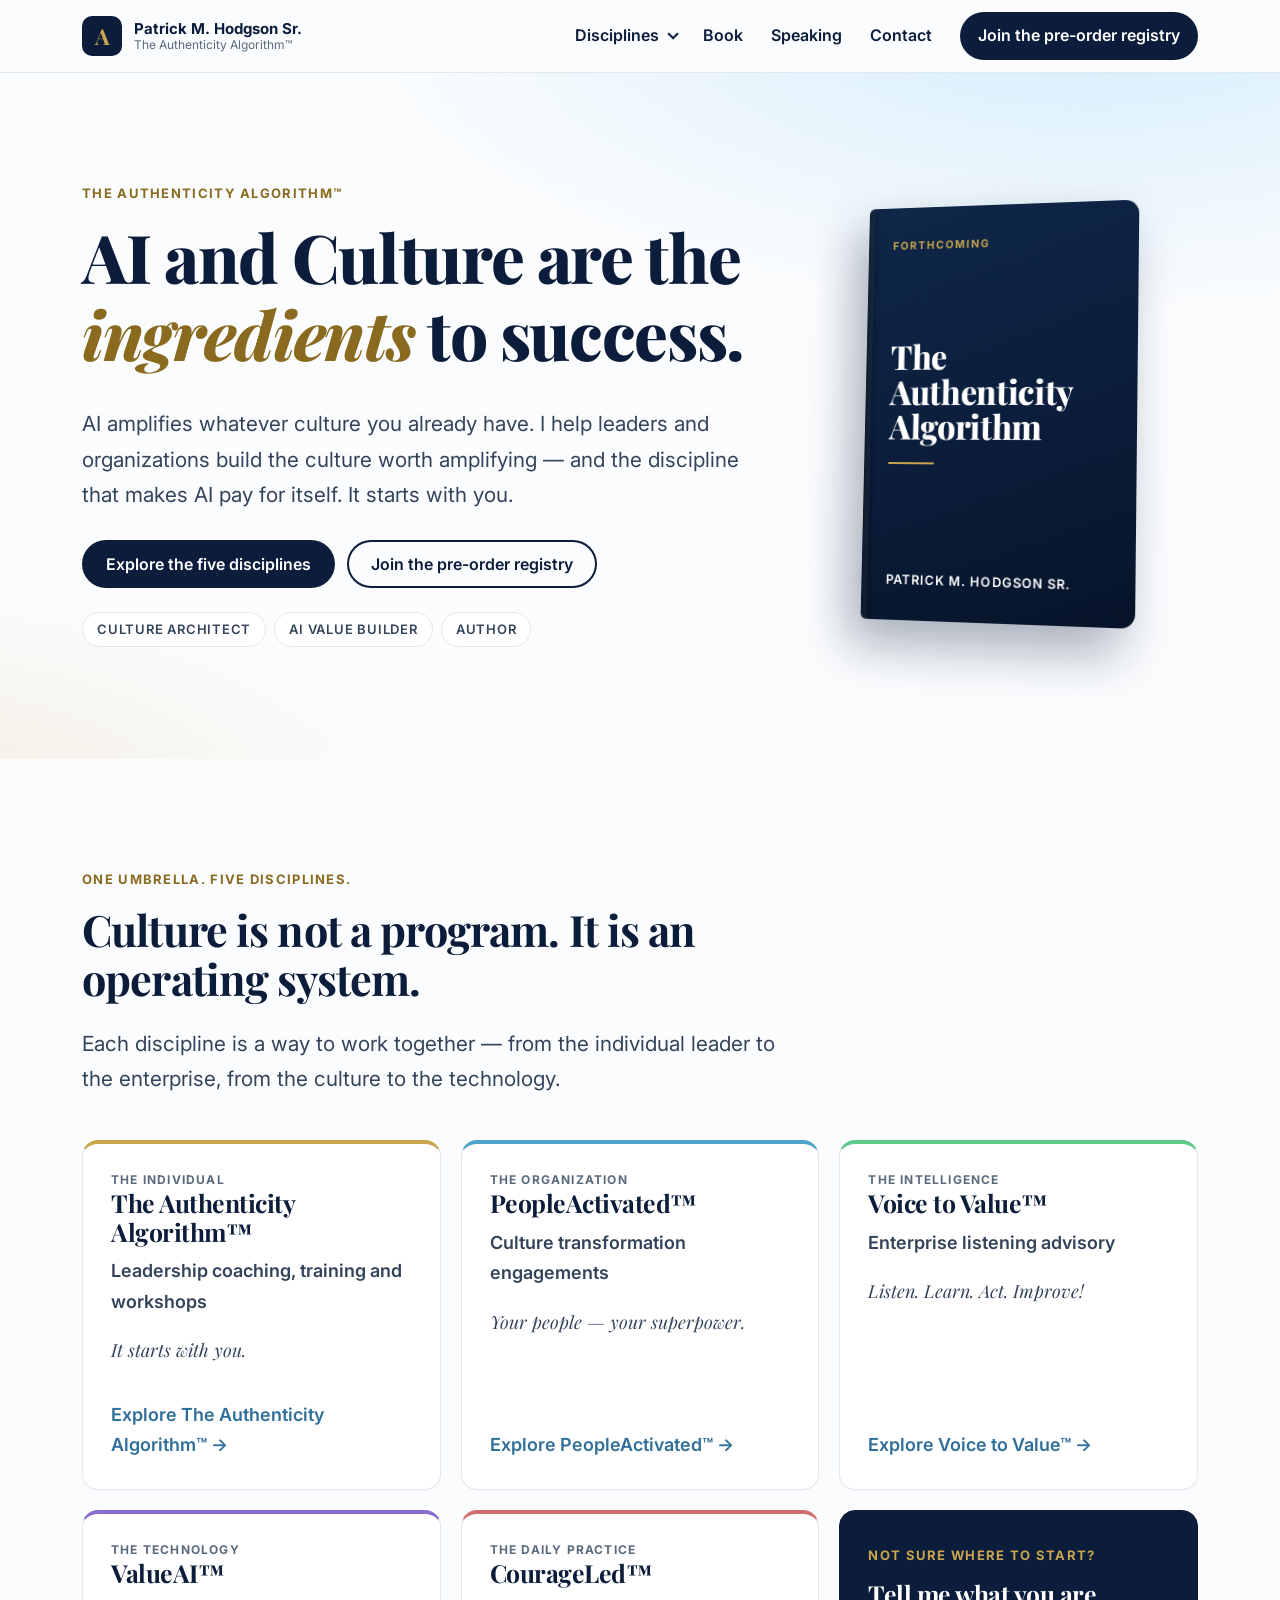
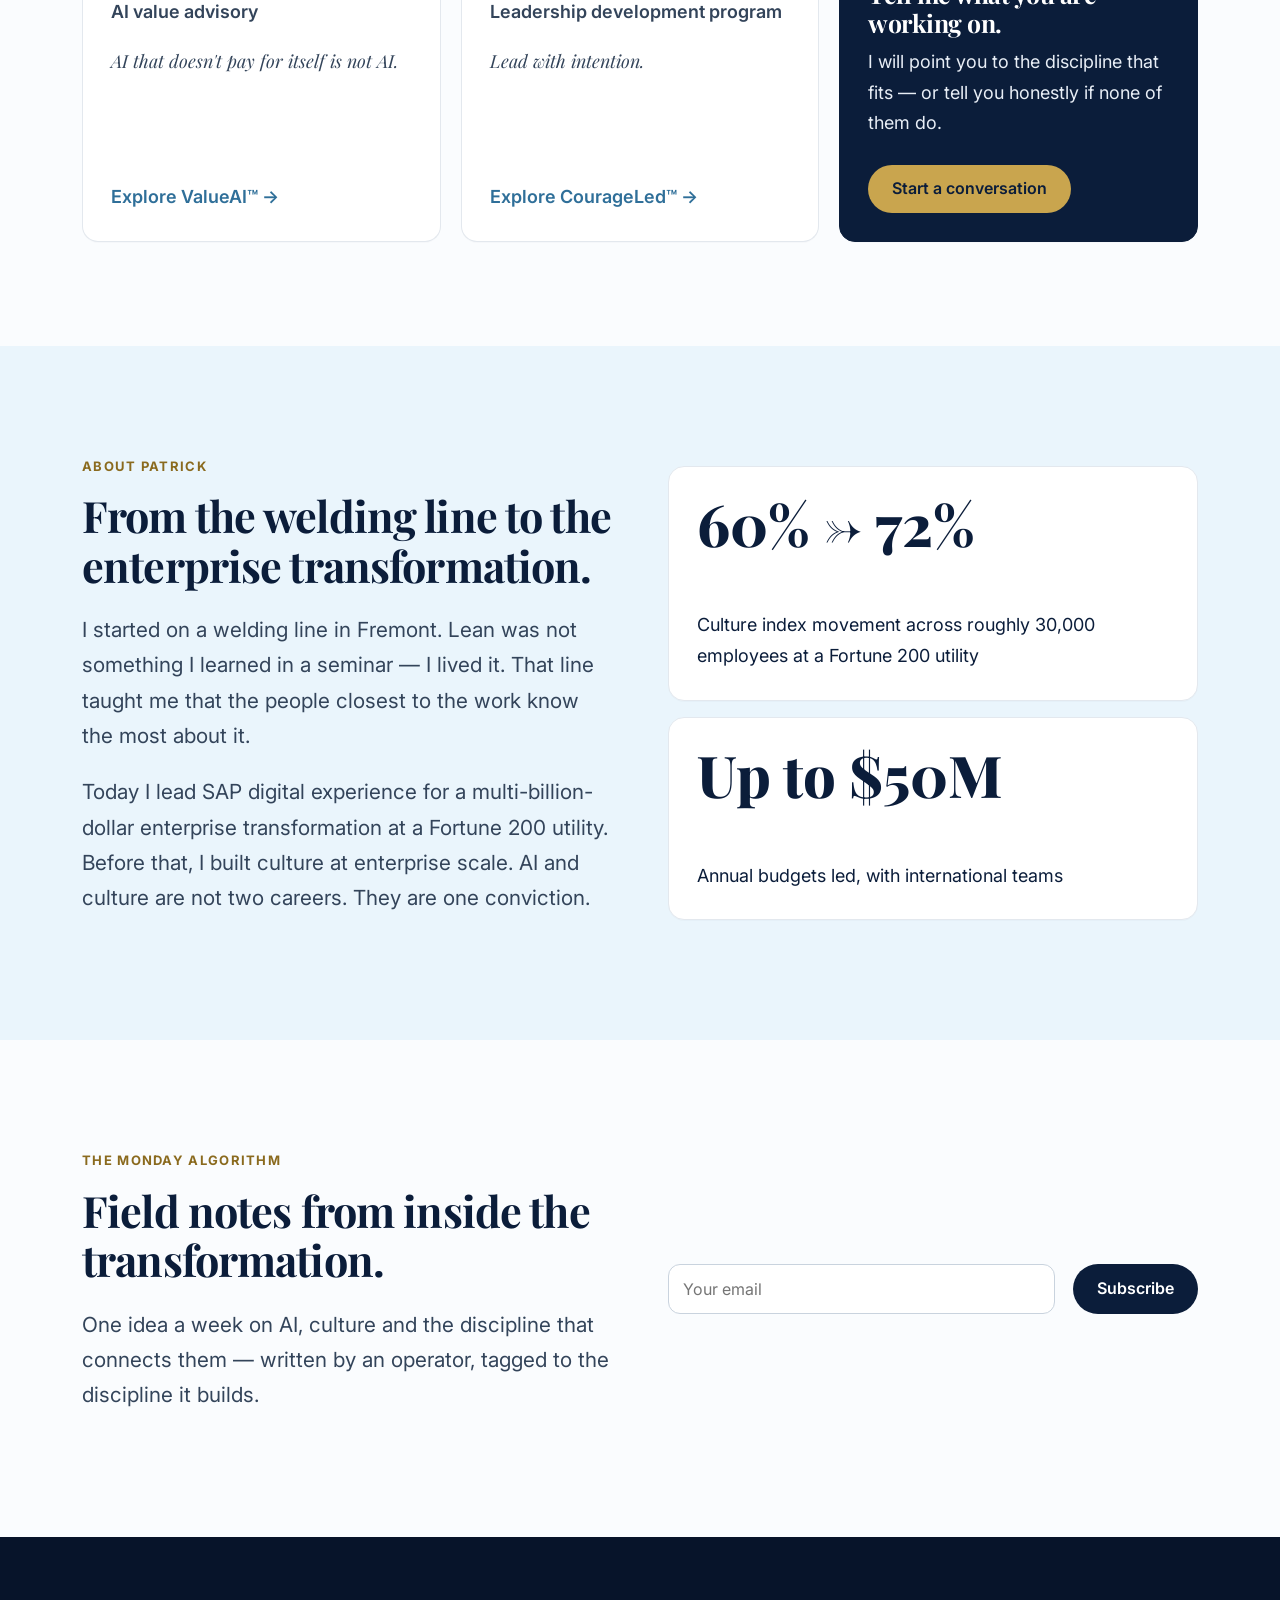
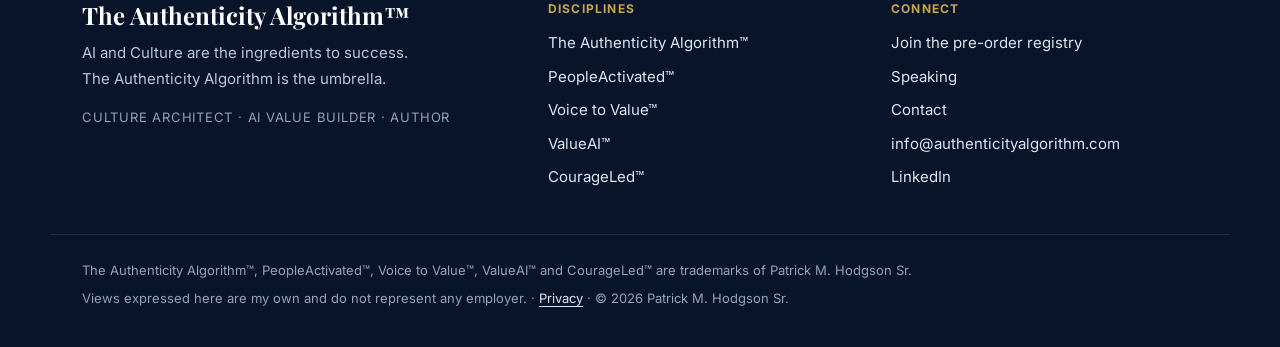
<file: index.html>
<!DOCTYPE html>
<html lang="en">
<head>
  <meta charset="UTF-8">
  <meta name="viewport" content="width=device-width, initial-scale=1.0">
  <title>The Authenticity Algorithm™ | Patrick M. Hodgson Sr.</title>
  <meta name="description" content="AI and Culture are the ingredients to success. The Authenticity Algorithm is the umbrella — five disciplines, one book, and a leader&#39;s operating system for the AI era.">
  <link rel="canonical" href="https://authenticityalgorithm.com/">
  
  <meta property="og:title" content="The Authenticity Algorithm">
  <meta property="og:description" content="AI and Culture are the ingredients to success. The Authenticity Algorithm is the umbrella — five disciplines, one book, and a leader&#39;s operating system for the AI era.">
  <meta property="og:url" content="https://authenticityalgorithm.com/">
  <meta property="og:type" content="website">
  <meta name="twitter:card" content="summary">
  <link rel="preconnect" href="https://fonts.googleapis.com">
  <link rel="preconnect" href="https://fonts.gstatic.com" crossorigin>
  <link href="https://fonts.googleapis.com/css2?family=Inter:wght@400;500;600;700&family=Playfair+Display:ital,wght@0,700;0,800;1,700&display=swap" rel="stylesheet">
  <link rel="stylesheet" href="/assets/site.css">
  <link rel="icon" href="data:image/svg+xml,<svg xmlns='http://www.w3.org/2000/svg' viewBox='0 0 64 64'><rect width='64' height='64' rx='14' fill='%230B1D3A'/><text x='32' y='43' font-family='Georgia,serif' font-size='30' font-weight='700' text-anchor='middle' fill='%23C9A54E'>A</text></svg>">
  <script type="application/ld+json">
  {"@context":"https://schema.org","@type":"Person","name":"Patrick M. Hodgson Sr.","jobTitle":"Director, SAP Digital Experience","description":"AI and Culture are the ingredients to success. Author of The Authenticity Algorithm.","url":"https://authenticityalgorithm.com","sameAs":["https://linkedin.com/in/phodgson"],"knowsAbout":["AI transformation","Culture transformation","Enterprise listening","Leadership development"]}
  </script>
</head>
<body class="">
  <a class="skip-link" href="#main">Skip to content</a>

  

  <header class="site-header">
    <nav class="nav container" aria-label="Primary">
      <a class="brand" href="/">
        <span class="brand-mark" aria-hidden="true">A</span>
        <span class="brand-text"><span class="brand-name">Patrick M. Hodgson Sr.</span><span class="brand-sub">The Authenticity Algorithm™</span></span>
      </a>
      <button class="nav-toggle" aria-expanded="false" aria-controls="nav-menu">
        <span class="sr-only">Menu</span><span class="nav-toggle-bar" aria-hidden="true"></span>
      </button>
      <ul class="nav-menu" id="nav-menu">
        <li class="has-sub">
          <details class="nav-details">
            <summary>Disciplines</summary>
            <ul class="sub-menu">
              <li><a href="/disciplines/"><strong>Overview</strong><span>All five disciplines</span></a></li>
              
              <li><a href="/disciplines/the-authenticity-algorithm/" style="--dot: #C9A54E"><strong>The Authenticity Algorithm™</strong><span>Leadership coaching, training and workshops</span></a></li>
              
              <li><a href="/disciplines/peopleactivated/" style="--dot: #4EA5C9"><strong>PeopleActivated™</strong><span>Culture transformation engagements</span></a></li>
              
              <li><a href="/disciplines/voice-to-value/" style="--dot: #5EC989"><strong>Voice to Value™</strong><span>Enterprise listening advisory</span></a></li>
              
              <li><a href="/disciplines/valueai/" style="--dot: #8A6ECF"><strong>ValueAI™</strong><span>AI value advisory</span></a></li>
              
              <li><a href="/disciplines/courageled/" style="--dot: #CF6E6E"><strong>CourageLed™</strong><span>Leadership development program</span></a></li>
              
            </ul>
          </details>
        </li>
        <li><a href="/book/">Book</a></li>
        <li><a href="/speaking/">Speaking</a></li>
        <li><a href="/contact/">Contact</a></li>
        <li><a class="btn btn-small" href="/book/#registry">Join the pre-order registry</a></li>
      </ul>
    </nav>
  </header>

  <main id="main">
    
<section class="hero">
  <div class="container hero-grid">
    <div>
      <span class="eyebrow">The Authenticity Algorithm™</span>
      <h1>AI and Culture are the <em>ingredients</em> to success.</h1>
      <p class="lead">AI amplifies whatever culture you already have. I help leaders and organizations build the culture worth amplifying — and the discipline that makes AI pay for itself. It starts with you.</p>
      <div class="btn-row">
        <a class="btn" href="/disciplines/">Explore the five disciplines</a>
        <a class="btn btn-ghost" href="/book/#registry">Join the pre-order registry</a>
      </div>
      <ul class="hero-stack" aria-label="Patrick M. Hodgson Sr.">
        <li>Culture Architect</li><li>AI Value Builder</li><li>Author</li>
      </ul>
    </div>
    <div class="book" aria-hidden="true">
      <div class="book-cover">
        <span class="bc-top">Forthcoming</span>
        <div><div class="bc-title">The Authenticity Algorithm</div><div class="bc-rule"></div></div>
        <span class="bc-author">Patrick M. Hodgson Sr.</span>
      </div>
    </div>
  </div>
</section>

<section class="section">
  <div class="container">
    <div class="section-head">
      <span class="eyebrow">One umbrella. Five disciplines.</span>
      <h2>Culture is not a program. It is an operating system.</h2>
      <p class="lead">Each discipline is a way to work together — from the individual leader to the enterprise, from the culture to the technology.</p>
    </div>
    <div class="grid grid-3">
      
      <a class="card card-link reveal" href="/disciplines/the-authenticity-algorithm/" style="--c: #C9A54E">
        <span class="card-layer">The individual</span>
        <h3>The Authenticity Algorithm™</h3>
        <p class="card-service">Leadership coaching, training and workshops</p>
        <p class="card-tagline">It starts with you.</p>
        <span class="card-more">Explore The Authenticity Algorithm™ →</span>
      </a>
      
      <a class="card card-link reveal" href="/disciplines/peopleactivated/" style="--c: #4EA5C9">
        <span class="card-layer">The organization</span>
        <h3>PeopleActivated™</h3>
        <p class="card-service">Culture transformation engagements</p>
        <p class="card-tagline">Your people — your superpower.</p>
        <span class="card-more">Explore PeopleActivated™ →</span>
      </a>
      
      <a class="card card-link reveal" href="/disciplines/voice-to-value/" style="--c: #5EC989">
        <span class="card-layer">The intelligence</span>
        <h3>Voice to Value™</h3>
        <p class="card-service">Enterprise listening advisory</p>
        <p class="card-tagline">Listen. Learn. Act. Improve!</p>
        <span class="card-more">Explore Voice to Value™ →</span>
      </a>
      
      <a class="card card-link reveal" href="/disciplines/valueai/" style="--c: #8A6ECF">
        <span class="card-layer">The technology</span>
        <h3>ValueAI™</h3>
        <p class="card-service">AI value advisory</p>
        <p class="card-tagline">AI that doesn&#39;t pay for itself is not AI.</p>
        <span class="card-more">Explore ValueAI™ →</span>
      </a>
      
      <a class="card card-link reveal" href="/disciplines/courageled/" style="--c: #CF6E6E">
        <span class="card-layer">The daily practice</span>
        <h3>CourageLed™</h3>
        <p class="card-service">Leadership development program</p>
        <p class="card-tagline">Lead with intention.</p>
        <span class="card-more">Explore CourageLed™ →</span>
      </a>
      
      <div class="card card-navy reveal">
        <span class="eyebrow">Not sure where to start?</span>
        <h3>Tell me what you are working on.</h3>
        <p>I will point you to the discipline that fits — or tell you honestly if none of them do.</p>
        <a class="btn" style="background:var(--gold);color:var(--navy);margin-top:8px" href="/contact/">Start a conversation</a>
      </div>
    </div>
  </div>
</section>

<section class="section section-sky">
  <div class="container grid grid-2" style="gap:56px; align-items:center">
    <div>
      <span class="eyebrow">About Patrick</span>
      <h2>From the welding line to the enterprise transformation.</h2>
      <p class="lead">I started on a welding line in Fremont. Lean was not something I learned in a seminar — I lived it. That line taught me that the people closest to the work know the most about it.</p>
      <p class="lead">Today I lead SAP digital experience for a multi-billion-dollar enterprise transformation at a Fortune 200 utility. Before that, I built culture at enterprise scale. AI and culture are not two careers. They are one conviction.</p>
    </div>
    <div class="grid" style="gap:16px">
      <div class="card reveal"><p class="stat">60% → 72%</p><p style="margin:0">Culture index movement across roughly 30,000 employees at a Fortune 200 utility</p></div>
      <div class="card reveal"><p class="stat">Up to $50M</p><p style="margin:0">Annual budgets led, with international teams</p></div>
    </div>
  </div>
</section>

<section class="section">
  <div class="container grid grid-2" style="gap:56px; align-items:center">
    <div>
      <span class="eyebrow">The Monday Algorithm</span>
      <h2>Field notes from inside the transformation.</h2>
      <p class="lead">One idea a week on AI, culture and the discipline that connects them — written by an operator, tagged to the discipline it builds.</p>
    </div>
    <div>
<form class="form inline-form" action="https://app.kit.com/forms/9928905/subscriptions" method="post" data-kit="newsletter">
  
  <label class="sr-only" for="nl-email">Email for The Monday Algorithm</label>
  <input id="nl-email" type="email" name="email_address" placeholder="Your email" autocomplete="email" required>
  <button class="btn" type="submit">Subscribe</button>
  <p class="form-success" role="status" aria-live="polite" hidden>Check your email to confirm your subscription.</p>
</form>
</div>
  </div>
</section>

  </main>

  <footer class="site-footer">
    <div class="container footer-grid">
      <div>
        <p class="footer-brand">The Authenticity Algorithm™</p>
        <p class="footer-thesis">AI and Culture are the ingredients to success.<br>The Authenticity Algorithm is the umbrella.</p>
        <p class="footer-stack">Culture Architect · AI Value Builder · Author</p>
      </div>
      <div>
        <p class="footer-head">Disciplines</p>
        <ul><li><a href="/disciplines/the-authenticity-algorithm/">The Authenticity Algorithm™</a></li><li><a href="/disciplines/peopleactivated/">PeopleActivated™</a></li><li><a href="/disciplines/voice-to-value/">Voice to Value™</a></li><li><a href="/disciplines/valueai/">ValueAI™</a></li><li><a href="/disciplines/courageled/">CourageLed™</a></li></ul>
      </div>
      <div>
        <p class="footer-head">Connect</p>
        <ul>
          <li><a href="/book/#registry">Join the pre-order registry</a></li>
          <li><a href="/speaking/">Speaking</a></li>
          <li><a href="/contact/">Contact</a></li>
          <li><a href="mailto:info@authenticityalgorithm.com">info@authenticityalgorithm.com</a></li>
          <li><a href="https://linkedin.com/in/phodgson" rel="noopener">LinkedIn</a></li>
        </ul>
      </div>
    </div>
    <div class="container footer-legal">
      <p>The Authenticity Algorithm™, PeopleActivated™, Voice to Value™, ValueAI™ and CourageLed™ are trademarks of Patrick M. Hodgson Sr.</p>
      <p>Views expressed here are my own and do not represent any employer. · <a href="/privacy/">Privacy</a> · © 2026 Patrick M. Hodgson Sr.</p>
    </div>
  </footer>
  <script src="/assets/site.js" defer></script>
</body>
</html>
</file>
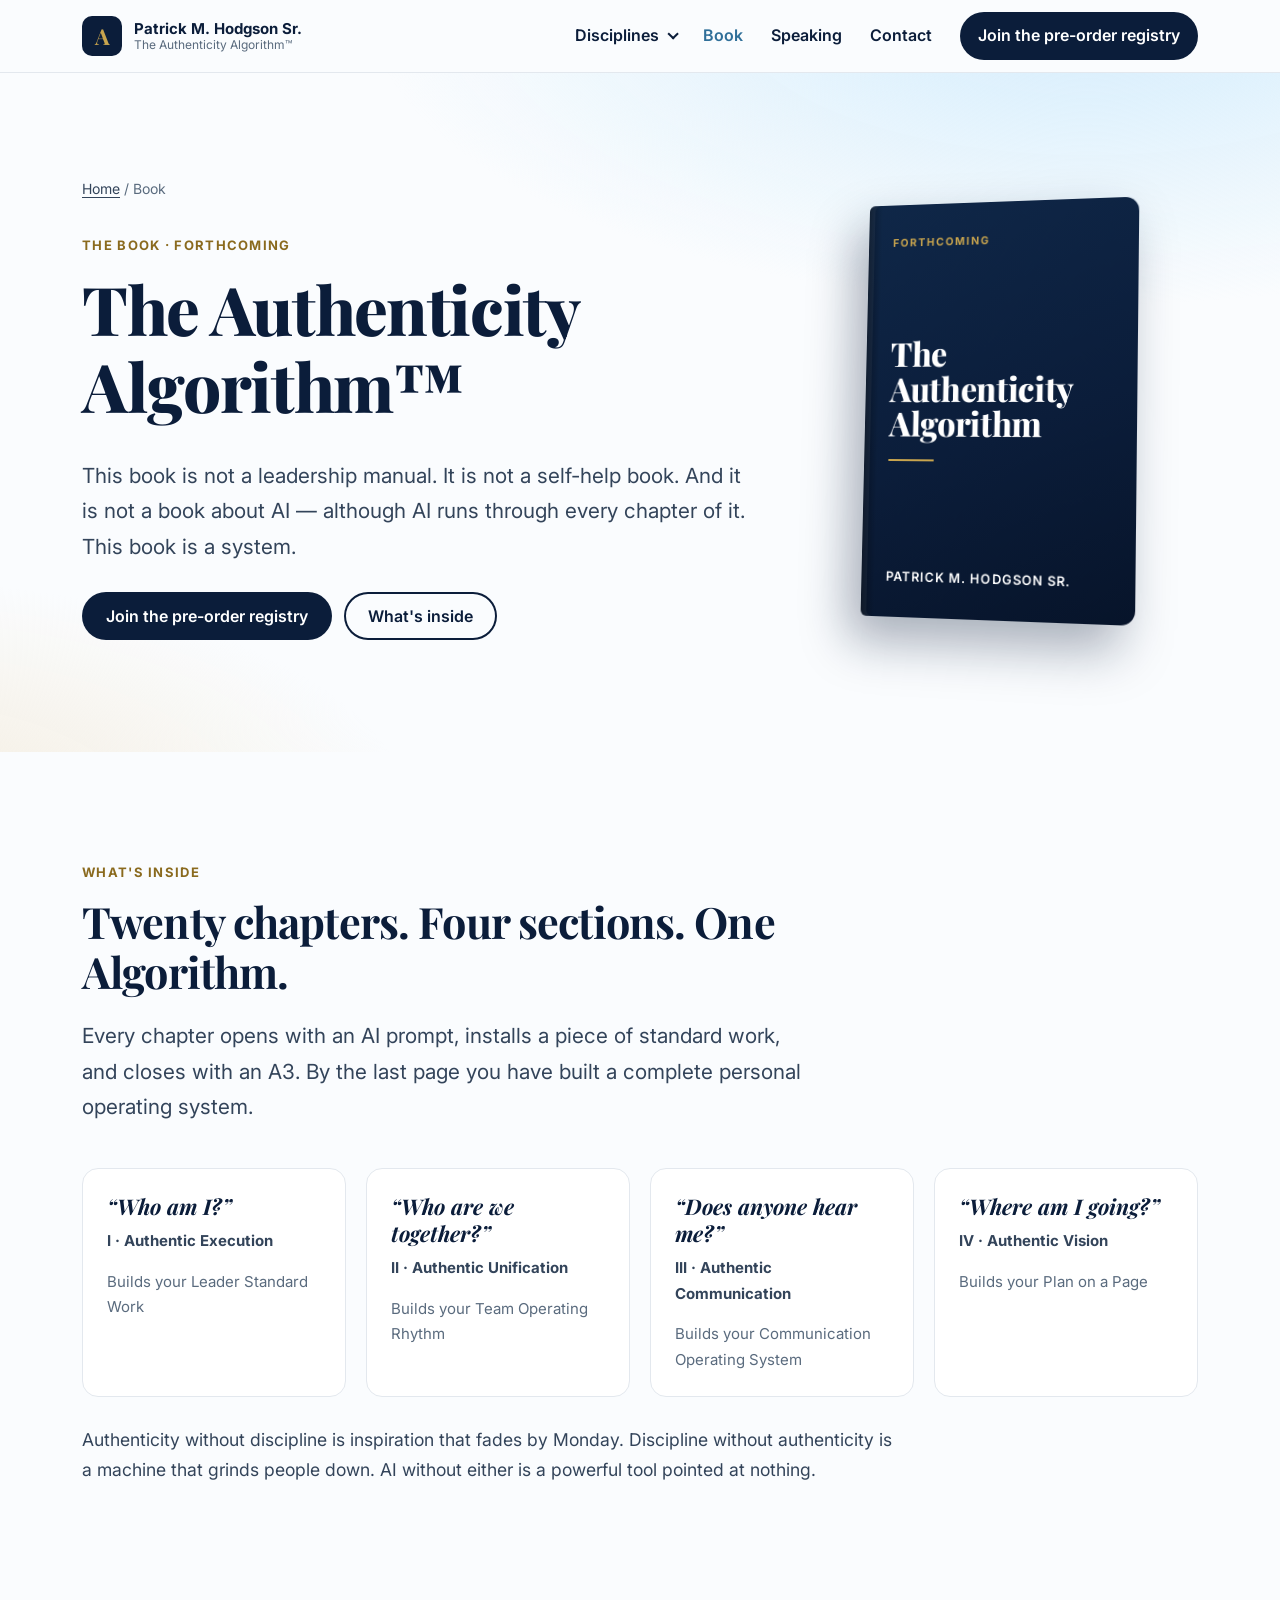
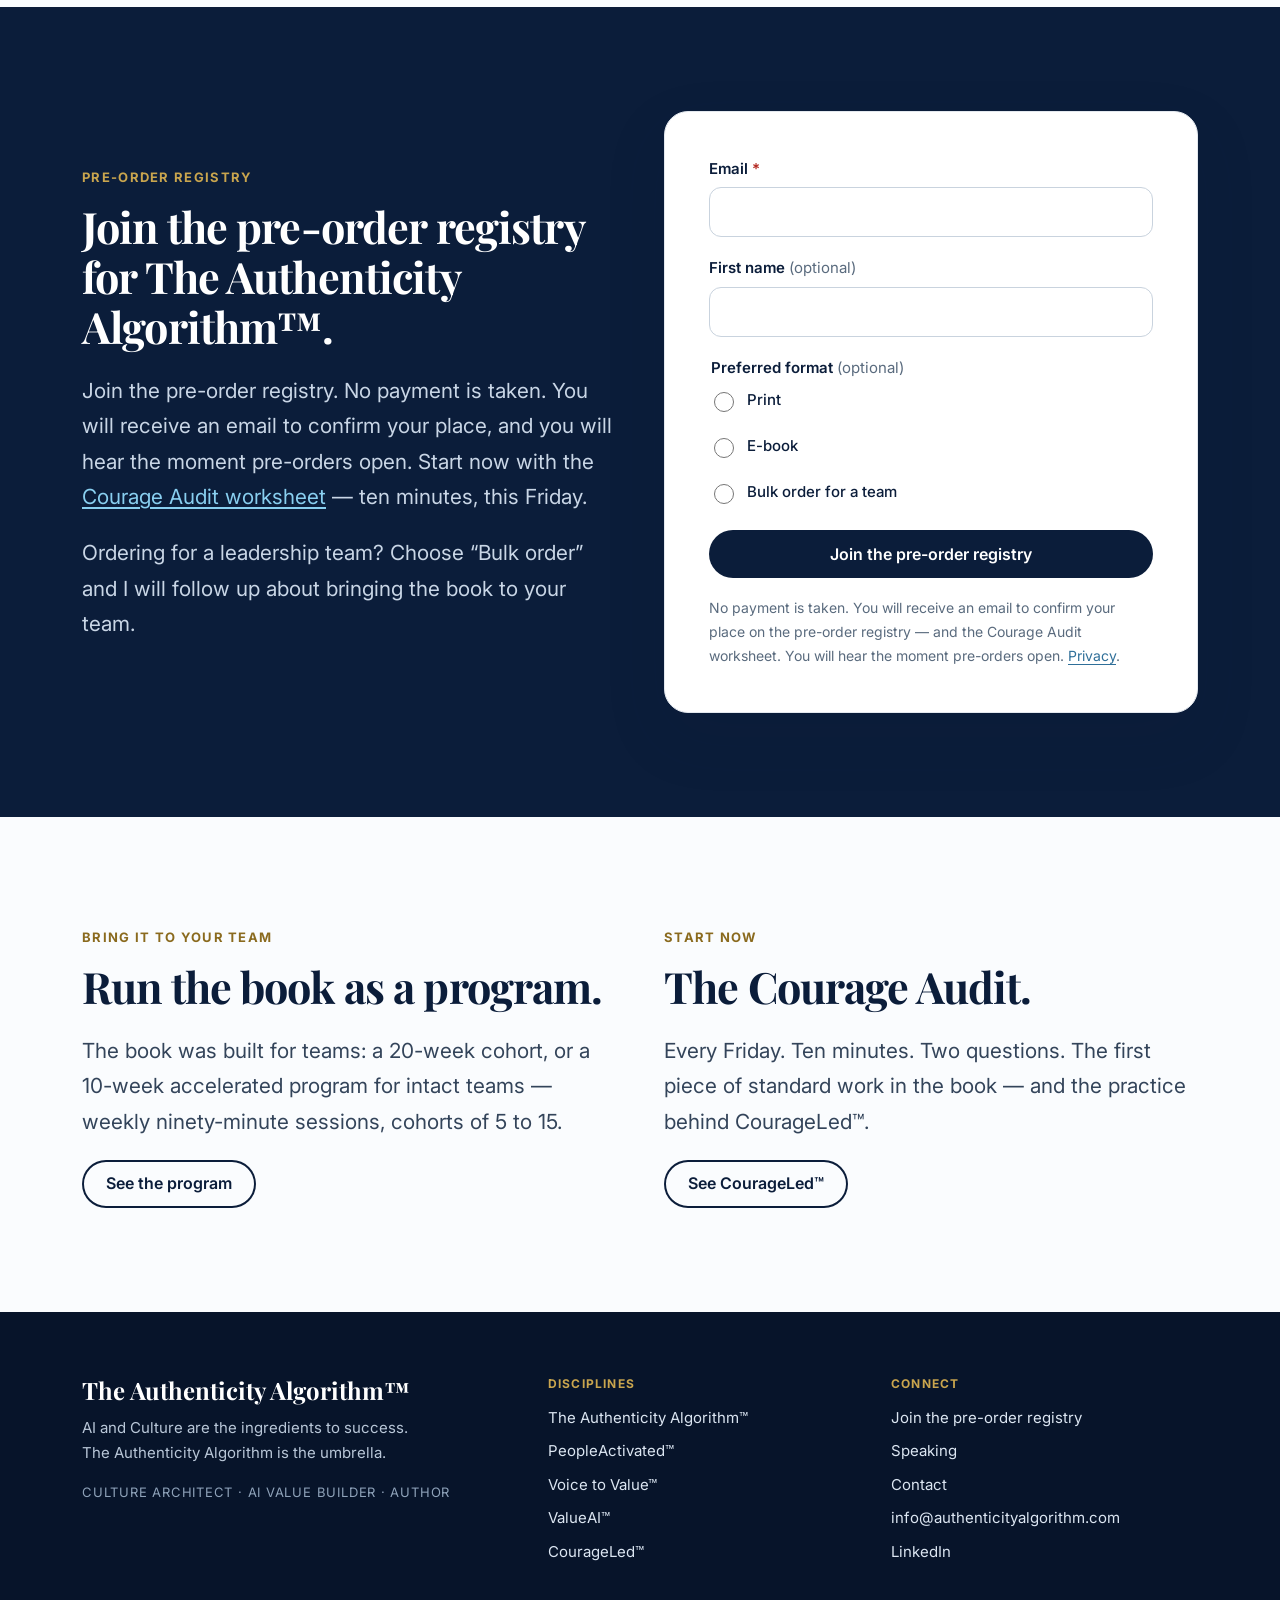
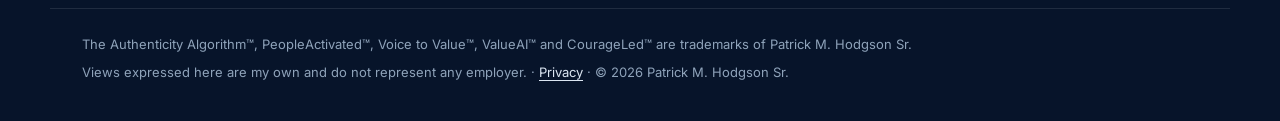
<file: book/index.html>
<!DOCTYPE html>
<html lang="en">
<head>
  <meta charset="UTF-8">
  <meta name="viewport" content="width=device-width, initial-scale=1.0">
  <title>The Book — Request a Pre-order — The Authenticity Algorithm™ | Patrick M. Hodgson Sr.</title>
  <meta name="description" content="The Authenticity Algorithm™ by Patrick M. Hodgson Sr. — a leader&#39;s operating system for the AI era. Join the pre-order registry and receive the Courage Audit worksheet.">
  <link rel="canonical" href="https://authenticityalgorithm.com/book/">
  
  <meta property="og:title" content="The Book — Request a Pre-order">
  <meta property="og:description" content="The Authenticity Algorithm™ by Patrick M. Hodgson Sr. — a leader&#39;s operating system for the AI era. Join the pre-order registry and receive the Courage Audit worksheet.">
  <meta property="og:url" content="https://authenticityalgorithm.com/book/">
  <meta property="og:type" content="website">
  <meta name="twitter:card" content="summary">
  <link rel="preconnect" href="https://fonts.googleapis.com">
  <link rel="preconnect" href="https://fonts.gstatic.com" crossorigin>
  <link href="https://fonts.googleapis.com/css2?family=Inter:wght@400;500;600;700&family=Playfair+Display:ital,wght@0,700;0,800;1,700&display=swap" rel="stylesheet">
  <link rel="stylesheet" href="/assets/site.css">
  <link rel="icon" href="data:image/svg+xml,<svg xmlns='http://www.w3.org/2000/svg' viewBox='0 0 64 64'><rect width='64' height='64' rx='14' fill='%230B1D3A'/><text x='32' y='43' font-family='Georgia,serif' font-size='30' font-weight='700' text-anchor='middle' fill='%23C9A54E'>A</text></svg>">
  <script type="application/ld+json">
  {"@context":"https://schema.org","@type":"Person","name":"Patrick M. Hodgson Sr.","jobTitle":"Director, SAP Digital Experience","description":"AI and Culture are the ingredients to success. Author of The Authenticity Algorithm.","url":"https://authenticityalgorithm.com","sameAs":["https://linkedin.com/in/phodgson"],"knowsAbout":["AI transformation","Culture transformation","Enterprise listening","Leadership development"]}
  </script>
</head>
<body class="">
  <a class="skip-link" href="#main">Skip to content</a>

  

  <header class="site-header">
    <nav class="nav container" aria-label="Primary">
      <a class="brand" href="/">
        <span class="brand-mark" aria-hidden="true">A</span>
        <span class="brand-text"><span class="brand-name">Patrick M. Hodgson Sr.</span><span class="brand-sub">The Authenticity Algorithm™</span></span>
      </a>
      <button class="nav-toggle" aria-expanded="false" aria-controls="nav-menu">
        <span class="sr-only">Menu</span><span class="nav-toggle-bar" aria-hidden="true"></span>
      </button>
      <ul class="nav-menu" id="nav-menu">
        <li class="has-sub">
          <details class="nav-details">
            <summary>Disciplines</summary>
            <ul class="sub-menu">
              <li><a href="/disciplines/"><strong>Overview</strong><span>All five disciplines</span></a></li>
              
              <li><a href="/disciplines/the-authenticity-algorithm/" style="--dot: #C9A54E"><strong>The Authenticity Algorithm™</strong><span>Leadership coaching, training and workshops</span></a></li>
              
              <li><a href="/disciplines/peopleactivated/" style="--dot: #4EA5C9"><strong>PeopleActivated™</strong><span>Culture transformation engagements</span></a></li>
              
              <li><a href="/disciplines/voice-to-value/" style="--dot: #5EC989"><strong>Voice to Value™</strong><span>Enterprise listening advisory</span></a></li>
              
              <li><a href="/disciplines/valueai/" style="--dot: #8A6ECF"><strong>ValueAI™</strong><span>AI value advisory</span></a></li>
              
              <li><a href="/disciplines/courageled/" style="--dot: #CF6E6E"><strong>CourageLed™</strong><span>Leadership development program</span></a></li>
              
            </ul>
          </details>
        </li>
        <li><a href="/book/" aria-current="page">Book</a></li>
        <li><a href="/speaking/">Speaking</a></li>
        <li><a href="/contact/">Contact</a></li>
        <li><a class="btn btn-small" href="/book/#registry">Join the pre-order registry</a></li>
      </ul>
    </nav>
  </header>

  <main id="main">
    
<section class="hero">
  <div class="container hero-grid">
    <div>
      <p class="breadcrumb"><a href="/">Home</a> / Book</p>
      <span class="eyebrow">The book · Forthcoming</span>
      <h1>The Authenticity Algorithm™</h1>
      <p class="lead">This book is not a leadership manual. It is not a self-help book. And it is not a book about AI — although AI runs through every chapter of it. This book is a system.</p>
      <div class="btn-row"><a class="btn" href="#registry">Join the pre-order registry</a><a class="btn btn-ghost" href="#inside">What's inside</a></div>
    </div>
    <div class="book" aria-hidden="true">
      <div class="book-cover">
        <span class="bc-top">Forthcoming</span>
        <div><div class="bc-title">The Authenticity Algorithm</div><div class="bc-rule"></div></div>
        <span class="bc-author">Patrick M. Hodgson Sr.</span>
      </div>
    </div>
  </div>
</section>

<section class="section" id="inside">
  <div class="container">
    <div class="section-head">
      <span class="eyebrow">What's inside</span>
      <h2>Twenty chapters. Four sections. One Algorithm.</h2>
      <p class="lead">Every chapter opens with an AI prompt, installs a piece of standard work, and closes with an A3. By the last page you have built a complete personal operating system.</p>
    </div>
    <div class="grid grid-4">
      <div class="stage reveal"><p class="q">“Who am I?”</p><p class="n">I · Authentic Execution</p><p class="b">Builds your Leader Standard Work</p></div>
      <div class="stage reveal"><p class="q">“Who are we together?”</p><p class="n">II · Authentic Unification</p><p class="b">Builds your Team Operating Rhythm</p></div>
      <div class="stage reveal"><p class="q">“Does anyone hear me?”</p><p class="n">III · Authentic Communication</p><p class="b">Builds your Communication Operating System</p></div>
      <div class="stage reveal"><p class="q">“Where am I going?”</p><p class="n">IV · Authentic Vision</p><p class="b">Builds your Plan on a Page</p></div>
    </div>
    <p class="model-close">Authenticity without discipline is inspiration that fades by Monday. Discipline without authenticity is a machine that grinds people down. AI without either is a powerful tool pointed at nothing.</p>
  </div>
</section>

<section class="section section-navy" id="registry">
  <div class="container grid grid-2" style="gap:48px; align-items:center">
    <div>
      <span class="eyebrow">Pre-order registry</span>
      <h2>Join the pre-order registry for The Authenticity Algorithm™.</h2>
      <p class="lead" style="color:#C9D6E6">Join the pre-order registry. No payment is taken. You will receive an email to confirm your place, and you will hear the moment pre-orders open. Start now with the <a href="/book/courage-audit/">Courage Audit worksheet</a> — ten minutes, this Friday.</p>
      <p class="lead" style="color:#C9D6E6">Ordering for a leadership team? Choose “Bulk order” and I will follow up about bringing the book to your team.</p>
    </div>
    <div class="registry-card">
<form class="form registry-form" action="https://app.kit.com/forms/9928878/subscriptions" method="post" data-kit="registry">
  
  <div class="form-row">
    <label for="reg-email">Email <span class="req" aria-hidden="true">*</span></label>
    <input id="reg-email" type="email" name="email_address" autocomplete="email" required>
  </div>
  
  <div class="form-row">
    <label for="reg-name">First name <span class="opt">(optional)</span></label>
    <input id="reg-name" type="text" name="fields[first_name]" autocomplete="given-name">
  </div>
  <fieldset class="form-row">
    <legend>Preferred format <span class="opt">(optional)</span></legend>
    <label class="check"><input type="radio" name="fields[preferred_format]" value="Print"> Print</label>
    <label class="check"><input type="radio" name="fields[preferred_format]" value="E-book"> E-book</label>
    <label class="check"><input type="radio" name="fields[preferred_format]" value="Bulk order for a team"> Bulk order for a team</label>
  </fieldset>
  
  <button class="btn" type="submit">Join the pre-order registry</button>
  <p class="form-success" role="status" aria-live="polite" hidden>Check your email to confirm your place on the pre-order registry.</p>
  <p class="form-note">No payment is taken. You will receive an email to confirm your place on the pre-order registry — and the Courage Audit worksheet. You will hear the moment pre-orders open. <a href="/privacy/">Privacy</a>.</p>
</form>
</div>
  </div>
</section>

<section class="section">
  <div class="container grid grid-2" style="gap:48px">
    <div>
      <span class="eyebrow">Bring it to your team</span>
      <h2>Run the book as a program.</h2>
      <p class="lead">The book was built for teams: a 20-week cohort, or a 10-week accelerated program for intact teams — weekly ninety-minute sessions, cohorts of 5 to 15.</p>
      <a class="btn btn-ghost" href="/disciplines/the-authenticity-algorithm/">See the program</a>
    </div>
    <div>
      <span class="eyebrow">Start now</span>
      <h2>The Courage Audit.</h2>
      <p class="lead">Every Friday. Ten minutes. Two questions. The first piece of standard work in the book — and the practice behind CourageLed™.</p>
      <a class="btn btn-ghost" href="/disciplines/courageled/">See CourageLed™</a>
    </div>
  </div>
</section>

  </main>

  <footer class="site-footer">
    <div class="container footer-grid">
      <div>
        <p class="footer-brand">The Authenticity Algorithm™</p>
        <p class="footer-thesis">AI and Culture are the ingredients to success.<br>The Authenticity Algorithm is the umbrella.</p>
        <p class="footer-stack">Culture Architect · AI Value Builder · Author</p>
      </div>
      <div>
        <p class="footer-head">Disciplines</p>
        <ul><li><a href="/disciplines/the-authenticity-algorithm/">The Authenticity Algorithm™</a></li><li><a href="/disciplines/peopleactivated/">PeopleActivated™</a></li><li><a href="/disciplines/voice-to-value/">Voice to Value™</a></li><li><a href="/disciplines/valueai/">ValueAI™</a></li><li><a href="/disciplines/courageled/">CourageLed™</a></li></ul>
      </div>
      <div>
        <p class="footer-head">Connect</p>
        <ul>
          <li><a href="/book/#registry">Join the pre-order registry</a></li>
          <li><a href="/speaking/">Speaking</a></li>
          <li><a href="/contact/">Contact</a></li>
          <li><a href="mailto:info@authenticityalgorithm.com">info@authenticityalgorithm.com</a></li>
          <li><a href="https://linkedin.com/in/phodgson" rel="noopener">LinkedIn</a></li>
        </ul>
      </div>
    </div>
    <div class="container footer-legal">
      <p>The Authenticity Algorithm™, PeopleActivated™, Voice to Value™, ValueAI™ and CourageLed™ are trademarks of Patrick M. Hodgson Sr.</p>
      <p>Views expressed here are my own and do not represent any employer. · <a href="/privacy/">Privacy</a> · © 2026 Patrick M. Hodgson Sr.</p>
    </div>
  </footer>
  <script src="/assets/site.js" defer></script>
</body>
</html>
</file>
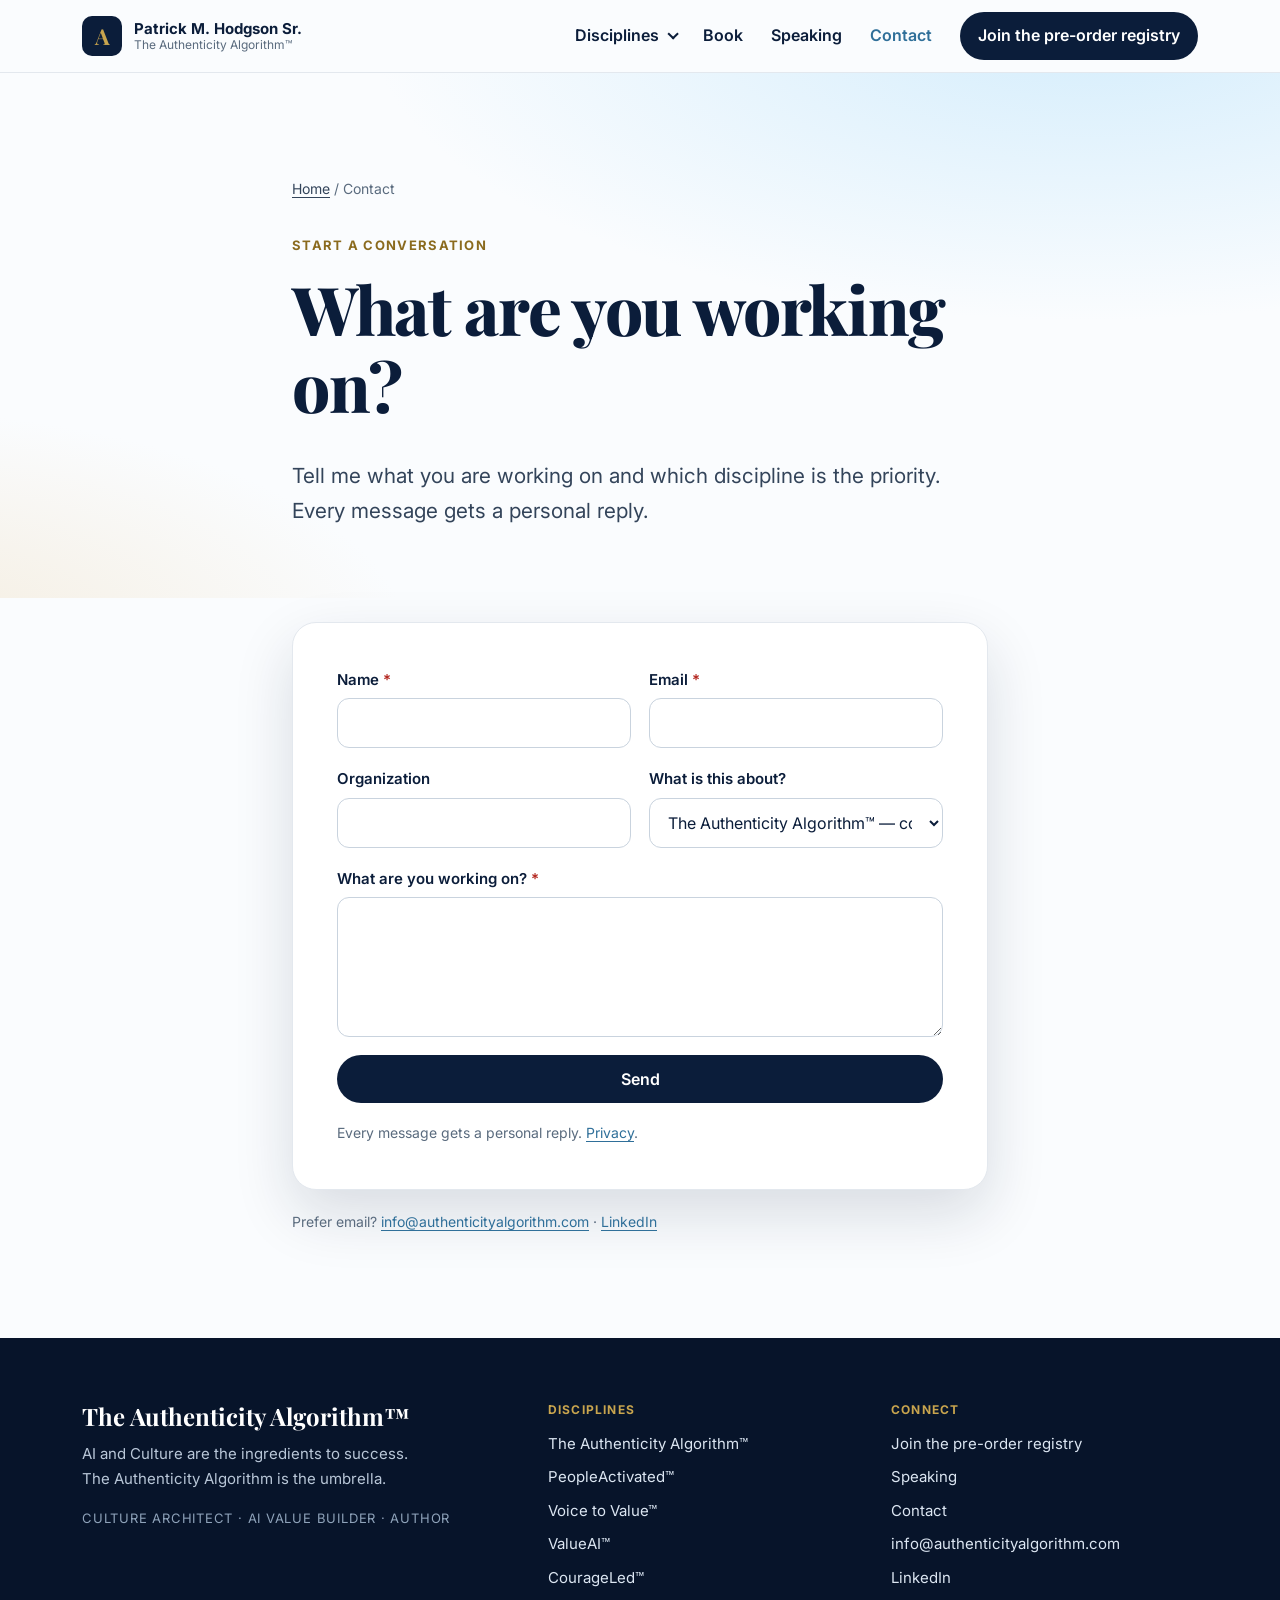
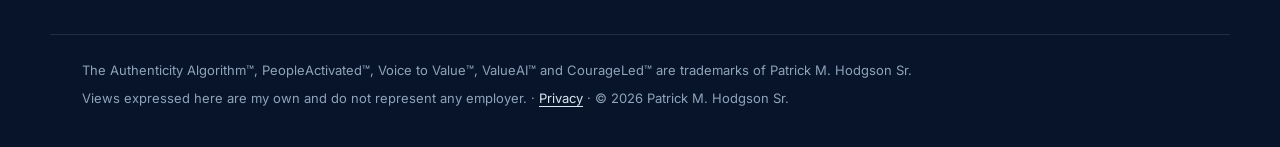
<file: contact/index.html>
<!DOCTYPE html>
<html lang="en">
<head>
  <meta charset="UTF-8">
  <meta name="viewport" content="width=device-width, initial-scale=1.0">
  <title>Contact — The Authenticity Algorithm™ | Patrick M. Hodgson Sr.</title>
  <meta name="description" content="Start a conversation with Patrick M. Hodgson Sr. about The Authenticity Algorithm™ disciplines, speaking or bulk book orders.">
  <link rel="canonical" href="https://authenticityalgorithm.com/contact/">
  
  <meta property="og:title" content="Contact">
  <meta property="og:description" content="Start a conversation with Patrick M. Hodgson Sr. about The Authenticity Algorithm™ disciplines, speaking or bulk book orders.">
  <meta property="og:url" content="https://authenticityalgorithm.com/contact/">
  <meta property="og:type" content="website">
  <meta name="twitter:card" content="summary">
  <link rel="preconnect" href="https://fonts.googleapis.com">
  <link rel="preconnect" href="https://fonts.gstatic.com" crossorigin>
  <link href="https://fonts.googleapis.com/css2?family=Inter:wght@400;500;600;700&family=Playfair+Display:ital,wght@0,700;0,800;1,700&display=swap" rel="stylesheet">
  <link rel="stylesheet" href="/assets/site.css">
  <link rel="icon" href="data:image/svg+xml,<svg xmlns='http://www.w3.org/2000/svg' viewBox='0 0 64 64'><rect width='64' height='64' rx='14' fill='%230B1D3A'/><text x='32' y='43' font-family='Georgia,serif' font-size='30' font-weight='700' text-anchor='middle' fill='%23C9A54E'>A</text></svg>">
  <script type="application/ld+json">
  {"@context":"https://schema.org","@type":"Person","name":"Patrick M. Hodgson Sr.","jobTitle":"Director, SAP Digital Experience","description":"AI and Culture are the ingredients to success. Author of The Authenticity Algorithm.","url":"https://authenticityalgorithm.com","sameAs":["https://linkedin.com/in/phodgson"],"knowsAbout":["AI transformation","Culture transformation","Enterprise listening","Leadership development"]}
  </script>
</head>
<body class="">
  <a class="skip-link" href="#main">Skip to content</a>

  

  <header class="site-header">
    <nav class="nav container" aria-label="Primary">
      <a class="brand" href="/">
        <span class="brand-mark" aria-hidden="true">A</span>
        <span class="brand-text"><span class="brand-name">Patrick M. Hodgson Sr.</span><span class="brand-sub">The Authenticity Algorithm™</span></span>
      </a>
      <button class="nav-toggle" aria-expanded="false" aria-controls="nav-menu">
        <span class="sr-only">Menu</span><span class="nav-toggle-bar" aria-hidden="true"></span>
      </button>
      <ul class="nav-menu" id="nav-menu">
        <li class="has-sub">
          <details class="nav-details">
            <summary>Disciplines</summary>
            <ul class="sub-menu">
              <li><a href="/disciplines/"><strong>Overview</strong><span>All five disciplines</span></a></li>
              
              <li><a href="/disciplines/the-authenticity-algorithm/" style="--dot: #C9A54E"><strong>The Authenticity Algorithm™</strong><span>Leadership coaching, training and workshops</span></a></li>
              
              <li><a href="/disciplines/peopleactivated/" style="--dot: #4EA5C9"><strong>PeopleActivated™</strong><span>Culture transformation engagements</span></a></li>
              
              <li><a href="/disciplines/voice-to-value/" style="--dot: #5EC989"><strong>Voice to Value™</strong><span>Enterprise listening advisory</span></a></li>
              
              <li><a href="/disciplines/valueai/" style="--dot: #8A6ECF"><strong>ValueAI™</strong><span>AI value advisory</span></a></li>
              
              <li><a href="/disciplines/courageled/" style="--dot: #CF6E6E"><strong>CourageLed™</strong><span>Leadership development program</span></a></li>
              
            </ul>
          </details>
        </li>
        <li><a href="/book/">Book</a></li>
        <li><a href="/speaking/">Speaking</a></li>
        <li><a href="/contact/" aria-current="page">Contact</a></li>
        <li><a class="btn btn-small" href="/book/#registry">Join the pre-order registry</a></li>
      </ul>
    </nav>
  </header>

  <main id="main">
    
<section class="hero" style="padding-bottom:48px">
  <div class="container narrow">
    <p class="breadcrumb"><a href="/">Home</a> / Contact</p>
    <span class="eyebrow">Start a conversation</span>
    <h1>What are you working on?</h1>
    <p class="lead">Tell me what you are working on and which discipline is the priority. Every message gets a personal reply.</p>
  </div>
</section>
<section class="section" style="padding-top:24px" id="inquire">
  <div class="container narrow">
    <div class="registry-card">
<form class="form contact-form" action="https://formspree.io/f/xnjgywbg" method="post">
  <div class="form-grid">
    <div class="form-row"><label for="c-name">Name <span class="req" aria-hidden="true">*</span></label><input id="c-name" name="name" autocomplete="name" required></div>
    <div class="form-row"><label for="c-email">Email <span class="req" aria-hidden="true">*</span></label><input id="c-email" type="email" name="email" autocomplete="email" required></div>
    <div class="form-row"><label for="c-org">Organization</label><input id="c-org" name="organization" autocomplete="organization"></div>
    <div class="form-row">
      <label for="c-topic">What is this about?</label>
      <select id="c-topic" name="topic">
        
        <option>The Authenticity Algorithm™ — coaching, training &amp; workshops</option><option>PeopleActivated™ — culture transformation</option><option>Voice to Value™ — enterprise listening</option><option>ValueAI™ — AI value advisory</option><option>CourageLed™ — leadership development</option><option>Speaking</option><option>Bulk book orders</option><option>Something else</option>
      </select>
    </div>
  </div>
  <div class="form-row"><label for="c-msg">What are you working on? <span class="req" aria-hidden="true">*</span></label><textarea id="c-msg" name="message" rows="5" required></textarea></div>
  <input type="hidden" name="_subject" value="Website inquiry — authenticityalgorithm.com">
  <button class="btn" type="submit">Send</button>
  <p class="form-note">Every message gets a personal reply. <a href="/privacy/">Privacy</a>.</p>
</form>
</div>
    <p class="form-note" style="margin-top:20px">Prefer email? <a href="mailto:info@authenticityalgorithm.com">info@authenticityalgorithm.com</a> · <a href="https://linkedin.com/in/phodgson" rel="noopener">LinkedIn</a></p>
  </div>
</section>

  </main>

  <footer class="site-footer">
    <div class="container footer-grid">
      <div>
        <p class="footer-brand">The Authenticity Algorithm™</p>
        <p class="footer-thesis">AI and Culture are the ingredients to success.<br>The Authenticity Algorithm is the umbrella.</p>
        <p class="footer-stack">Culture Architect · AI Value Builder · Author</p>
      </div>
      <div>
        <p class="footer-head">Disciplines</p>
        <ul><li><a href="/disciplines/the-authenticity-algorithm/">The Authenticity Algorithm™</a></li><li><a href="/disciplines/peopleactivated/">PeopleActivated™</a></li><li><a href="/disciplines/voice-to-value/">Voice to Value™</a></li><li><a href="/disciplines/valueai/">ValueAI™</a></li><li><a href="/disciplines/courageled/">CourageLed™</a></li></ul>
      </div>
      <div>
        <p class="footer-head">Connect</p>
        <ul>
          <li><a href="/book/#registry">Join the pre-order registry</a></li>
          <li><a href="/speaking/">Speaking</a></li>
          <li><a href="/contact/">Contact</a></li>
          <li><a href="mailto:info@authenticityalgorithm.com">info@authenticityalgorithm.com</a></li>
          <li><a href="https://linkedin.com/in/phodgson" rel="noopener">LinkedIn</a></li>
        </ul>
      </div>
    </div>
    <div class="container footer-legal">
      <p>The Authenticity Algorithm™, PeopleActivated™, Voice to Value™, ValueAI™ and CourageLed™ are trademarks of Patrick M. Hodgson Sr.</p>
      <p>Views expressed here are my own and do not represent any employer. · <a href="/privacy/">Privacy</a> · © 2026 Patrick M. Hodgson Sr.</p>
    </div>
  </footer>
  <script src="/assets/site.js" defer></script>
</body>
</html>
</file>
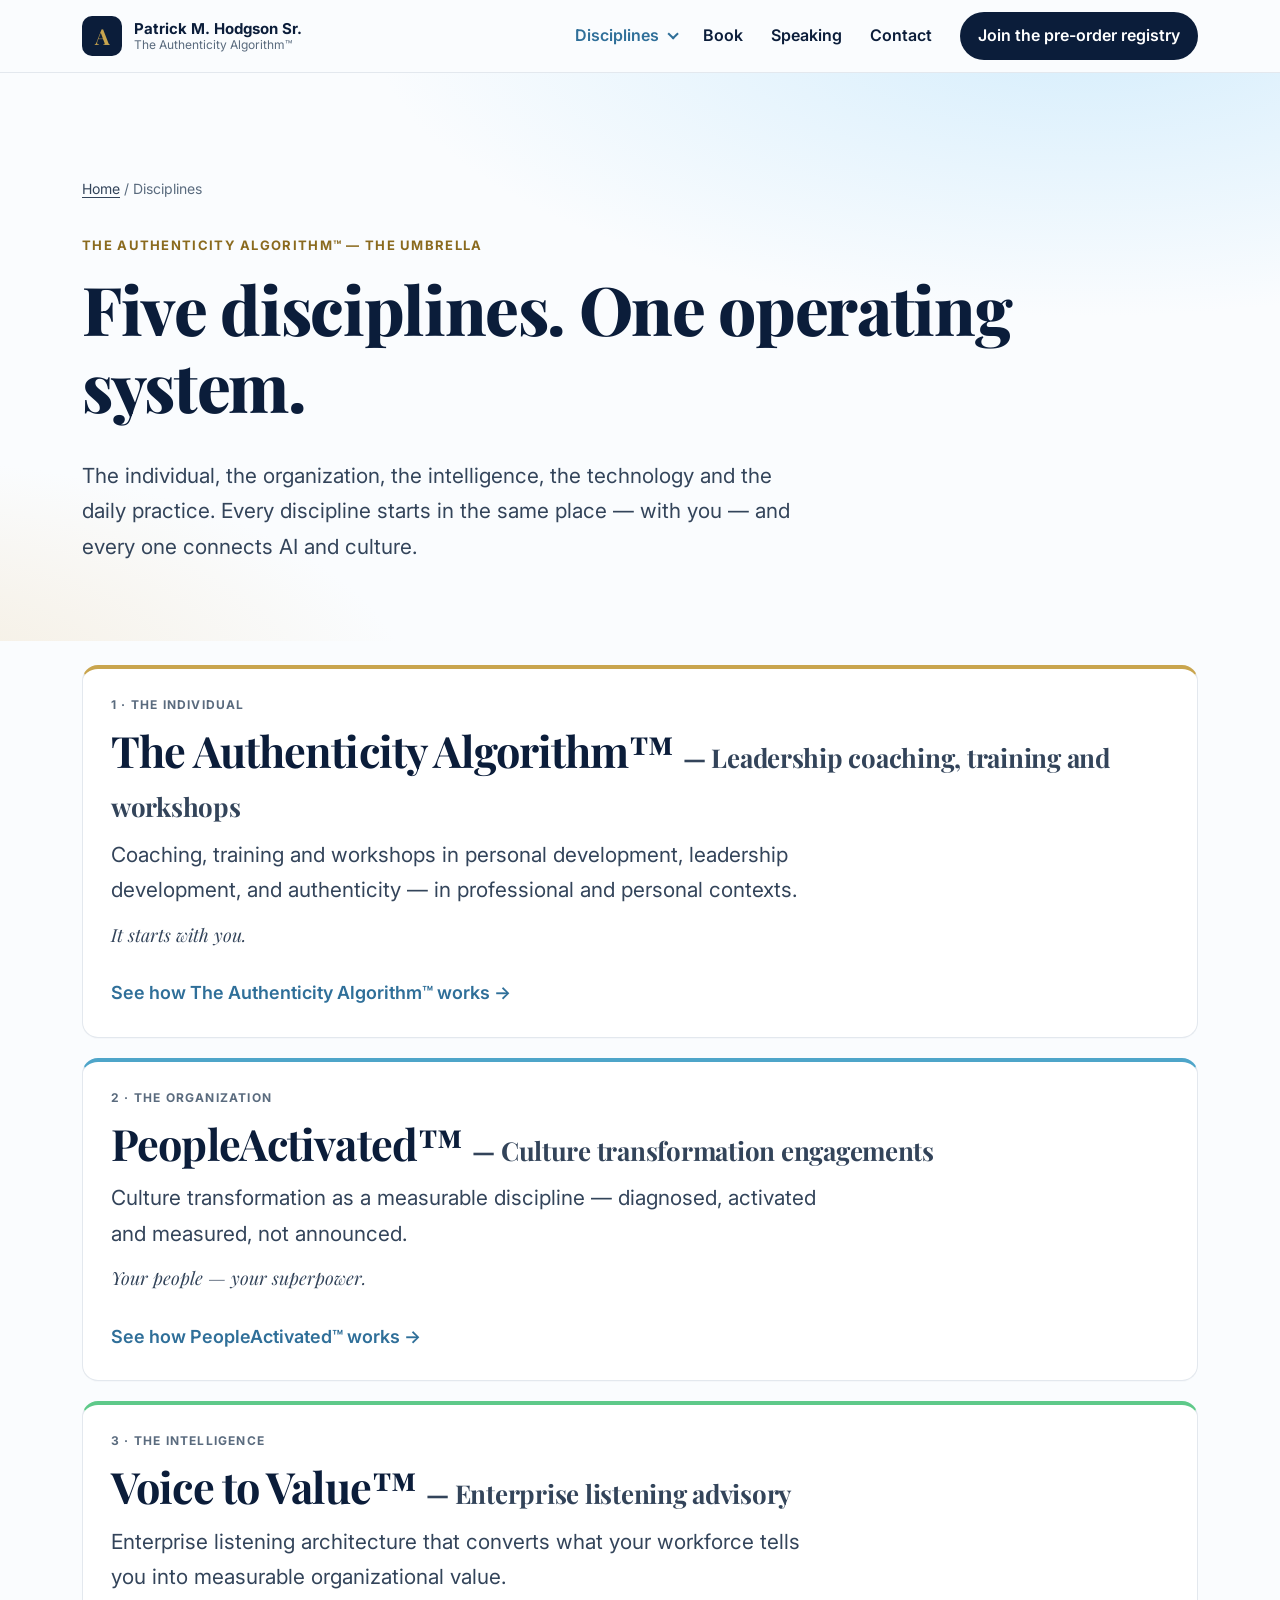
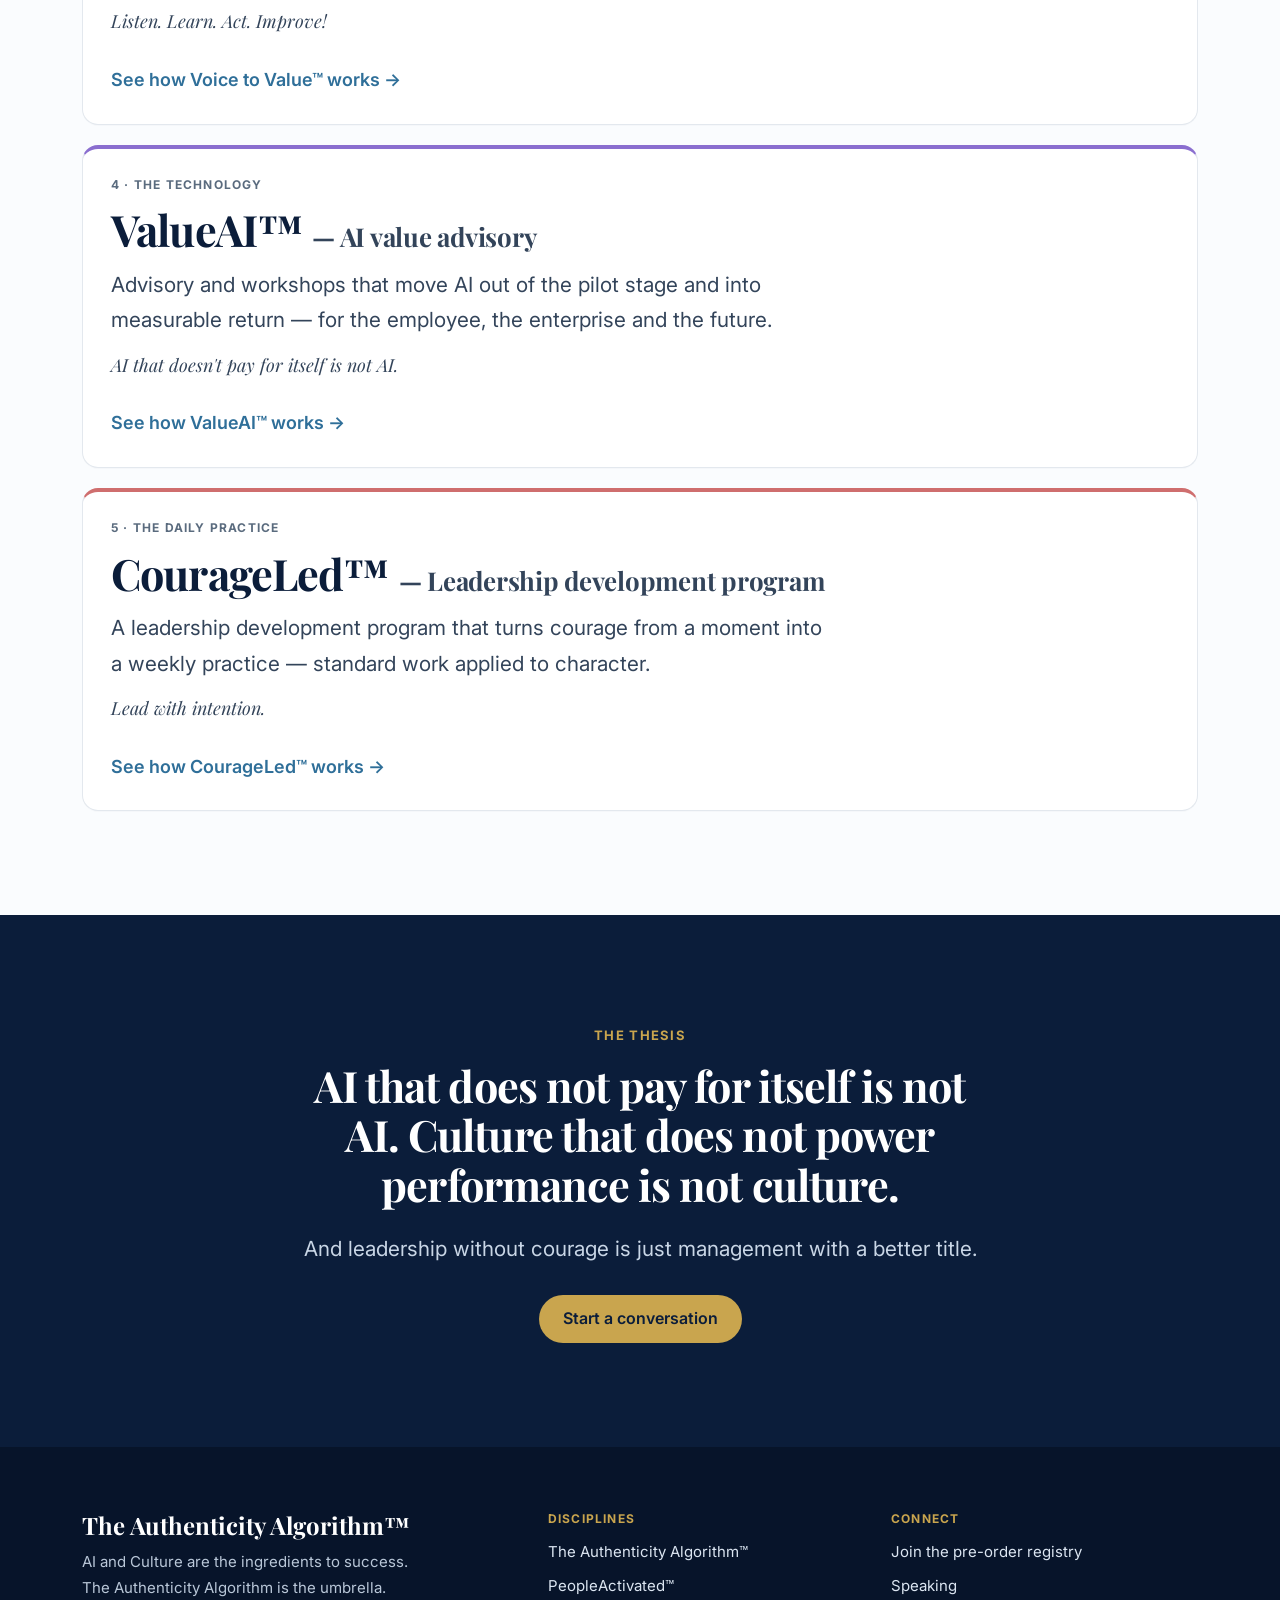
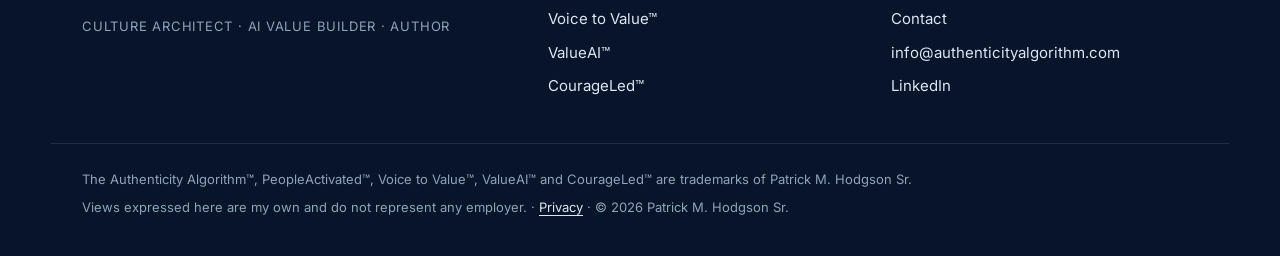
<file: disciplines/index.html>
<!DOCTYPE html>
<html lang="en">
<head>
  <meta charset="UTF-8">
  <meta name="viewport" content="width=device-width, initial-scale=1.0">
  <title>The Five Disciplines — The Authenticity Algorithm™ | Patrick M. Hodgson Sr.</title>
  <meta name="description" content="The Authenticity Algorithm™, PeopleActivated™, Voice to Value™, ValueAI™ and CourageLed™ — five disciplines under one umbrella.">
  <link rel="canonical" href="https://authenticityalgorithm.com/disciplines/">
  
  <meta property="og:title" content="The Five Disciplines">
  <meta property="og:description" content="The Authenticity Algorithm™, PeopleActivated™, Voice to Value™, ValueAI™ and CourageLed™ — five disciplines under one umbrella.">
  <meta property="og:url" content="https://authenticityalgorithm.com/disciplines/">
  <meta property="og:type" content="website">
  <meta name="twitter:card" content="summary">
  <link rel="preconnect" href="https://fonts.googleapis.com">
  <link rel="preconnect" href="https://fonts.gstatic.com" crossorigin>
  <link href="https://fonts.googleapis.com/css2?family=Inter:wght@400;500;600;700&family=Playfair+Display:ital,wght@0,700;0,800;1,700&display=swap" rel="stylesheet">
  <link rel="stylesheet" href="/assets/site.css">
  <link rel="icon" href="data:image/svg+xml,<svg xmlns='http://www.w3.org/2000/svg' viewBox='0 0 64 64'><rect width='64' height='64' rx='14' fill='%230B1D3A'/><text x='32' y='43' font-family='Georgia,serif' font-size='30' font-weight='700' text-anchor='middle' fill='%23C9A54E'>A</text></svg>">
  <script type="application/ld+json">
  {"@context":"https://schema.org","@type":"Person","name":"Patrick M. Hodgson Sr.","jobTitle":"Director, SAP Digital Experience","description":"AI and Culture are the ingredients to success. Author of The Authenticity Algorithm.","url":"https://authenticityalgorithm.com","sameAs":["https://linkedin.com/in/phodgson"],"knowsAbout":["AI transformation","Culture transformation","Enterprise listening","Leadership development"]}
  </script>
</head>
<body class="">
  <a class="skip-link" href="#main">Skip to content</a>

  

  <header class="site-header">
    <nav class="nav container" aria-label="Primary">
      <a class="brand" href="/">
        <span class="brand-mark" aria-hidden="true">A</span>
        <span class="brand-text"><span class="brand-name">Patrick M. Hodgson Sr.</span><span class="brand-sub">The Authenticity Algorithm™</span></span>
      </a>
      <button class="nav-toggle" aria-expanded="false" aria-controls="nav-menu">
        <span class="sr-only">Menu</span><span class="nav-toggle-bar" aria-hidden="true"></span>
      </button>
      <ul class="nav-menu" id="nav-menu">
        <li class="has-sub">
          <details class="nav-details">
            <summary aria-current="true">Disciplines</summary>
            <ul class="sub-menu">
              <li><a href="/disciplines/"><strong>Overview</strong><span>All five disciplines</span></a></li>
              
              <li><a href="/disciplines/the-authenticity-algorithm/" style="--dot: #C9A54E"><strong>The Authenticity Algorithm™</strong><span>Leadership coaching, training and workshops</span></a></li>
              
              <li><a href="/disciplines/peopleactivated/" style="--dot: #4EA5C9"><strong>PeopleActivated™</strong><span>Culture transformation engagements</span></a></li>
              
              <li><a href="/disciplines/voice-to-value/" style="--dot: #5EC989"><strong>Voice to Value™</strong><span>Enterprise listening advisory</span></a></li>
              
              <li><a href="/disciplines/valueai/" style="--dot: #8A6ECF"><strong>ValueAI™</strong><span>AI value advisory</span></a></li>
              
              <li><a href="/disciplines/courageled/" style="--dot: #CF6E6E"><strong>CourageLed™</strong><span>Leadership development program</span></a></li>
              
            </ul>
          </details>
        </li>
        <li><a href="/book/">Book</a></li>
        <li><a href="/speaking/">Speaking</a></li>
        <li><a href="/contact/">Contact</a></li>
        <li><a class="btn btn-small" href="/book/#registry">Join the pre-order registry</a></li>
      </ul>
    </nav>
  </header>

  <main id="main">
    <section class="hero" style="padding-bottom:56px">
  <div class="container">
    <p class="breadcrumb"><a href="/">Home</a> / Disciplines</p>
    <span class="eyebrow">The Authenticity Algorithm™ — the umbrella</span>
    <h1>Five disciplines. One operating system.</h1>
    
    <p class="lead">The individual, the organization, the intelligence, the technology and the daily practice. Every discipline starts in the same place — with you — and every one connects AI and culture.</p>
  </div>
</section>

<section class="section" style="padding-top:24px">
  <div class="container grid" style="gap:20px">
    
    <a class="card card-link reveal" href="/disciplines/the-authenticity-algorithm/" style="--c: #C9A54E; display:grid; gap:12px">
      <span class="card-layer">1 · The individual</span>
      <h2 style="margin:0">The Authenticity Algorithm™ <span class="h1-service" style="display:inline; font-size:0.6em">— Leadership coaching, training and workshops</span></h2>
      <p class="lead" style="margin:0">Coaching, training and workshops in personal development, leadership development, and authenticity — in professional and personal contexts.</p>
      <p class="card-tagline" style="margin:0">It starts with you.</p>
      <span class="card-more">See how The Authenticity Algorithm™ works →</span>
    </a>
    
    <a class="card card-link reveal" href="/disciplines/peopleactivated/" style="--c: #4EA5C9; display:grid; gap:12px">
      <span class="card-layer">2 · The organization</span>
      <h2 style="margin:0">PeopleActivated™ <span class="h1-service" style="display:inline; font-size:0.6em">— Culture transformation engagements</span></h2>
      <p class="lead" style="margin:0">Culture transformation as a measurable discipline — diagnosed, activated and measured, not announced.</p>
      <p class="card-tagline" style="margin:0">Your people — your superpower.</p>
      <span class="card-more">See how PeopleActivated™ works →</span>
    </a>
    
    <a class="card card-link reveal" href="/disciplines/voice-to-value/" style="--c: #5EC989; display:grid; gap:12px">
      <span class="card-layer">3 · The intelligence</span>
      <h2 style="margin:0">Voice to Value™ <span class="h1-service" style="display:inline; font-size:0.6em">— Enterprise listening advisory</span></h2>
      <p class="lead" style="margin:0">Enterprise listening architecture that converts what your workforce tells you into measurable organizational value.</p>
      <p class="card-tagline" style="margin:0">Listen. Learn. Act. Improve!</p>
      <span class="card-more">See how Voice to Value™ works →</span>
    </a>
    
    <a class="card card-link reveal" href="/disciplines/valueai/" style="--c: #8A6ECF; display:grid; gap:12px">
      <span class="card-layer">4 · The technology</span>
      <h2 style="margin:0">ValueAI™ <span class="h1-service" style="display:inline; font-size:0.6em">— AI value advisory</span></h2>
      <p class="lead" style="margin:0">Advisory and workshops that move AI out of the pilot stage and into measurable return — for the employee, the enterprise and the future.</p>
      <p class="card-tagline" style="margin:0">AI that doesn&#39;t pay for itself is not AI.</p>
      <span class="card-more">See how ValueAI™ works →</span>
    </a>
    
    <a class="card card-link reveal" href="/disciplines/courageled/" style="--c: #CF6E6E; display:grid; gap:12px">
      <span class="card-layer">5 · The daily practice</span>
      <h2 style="margin:0">CourageLed™ <span class="h1-service" style="display:inline; font-size:0.6em">— Leadership development program</span></h2>
      <p class="lead" style="margin:0">A leadership development program that turns courage from a moment into a weekly practice — standard work applied to character.</p>
      <p class="card-tagline" style="margin:0">Lead with intention.</p>
      <span class="card-more">See how CourageLed™ works →</span>
    </a>
    
  </div>
</section>

<section class="section section-navy">
  <div class="container narrow" style="text-align:center">
    <span class="eyebrow">The thesis</span>
    <h2>AI that does not pay for itself is not AI. Culture that does not power performance is not culture.</h2>
    <p class="lead" style="color:#C9D6E6; margin:0 auto 28px">And leadership without courage is just management with a better title.</p>
    <a class="btn" style="background:var(--gold); color:var(--navy)" href="/contact/">Start a conversation</a>
  </div>
</section>

  </main>

  <footer class="site-footer">
    <div class="container footer-grid">
      <div>
        <p class="footer-brand">The Authenticity Algorithm™</p>
        <p class="footer-thesis">AI and Culture are the ingredients to success.<br>The Authenticity Algorithm is the umbrella.</p>
        <p class="footer-stack">Culture Architect · AI Value Builder · Author</p>
      </div>
      <div>
        <p class="footer-head">Disciplines</p>
        <ul><li><a href="/disciplines/the-authenticity-algorithm/">The Authenticity Algorithm™</a></li><li><a href="/disciplines/peopleactivated/">PeopleActivated™</a></li><li><a href="/disciplines/voice-to-value/">Voice to Value™</a></li><li><a href="/disciplines/valueai/">ValueAI™</a></li><li><a href="/disciplines/courageled/">CourageLed™</a></li></ul>
      </div>
      <div>
        <p class="footer-head">Connect</p>
        <ul>
          <li><a href="/book/#registry">Join the pre-order registry</a></li>
          <li><a href="/speaking/">Speaking</a></li>
          <li><a href="/contact/">Contact</a></li>
          <li><a href="mailto:info@authenticityalgorithm.com">info@authenticityalgorithm.com</a></li>
          <li><a href="https://linkedin.com/in/phodgson" rel="noopener">LinkedIn</a></li>
        </ul>
      </div>
    </div>
    <div class="container footer-legal">
      <p>The Authenticity Algorithm™, PeopleActivated™, Voice to Value™, ValueAI™ and CourageLed™ are trademarks of Patrick M. Hodgson Sr.</p>
      <p>Views expressed here are my own and do not represent any employer. · <a href="/privacy/">Privacy</a> · © 2026 Patrick M. Hodgson Sr.</p>
    </div>
  </footer>
  <script src="/assets/site.js" defer></script>
</body>
</html>
</file>
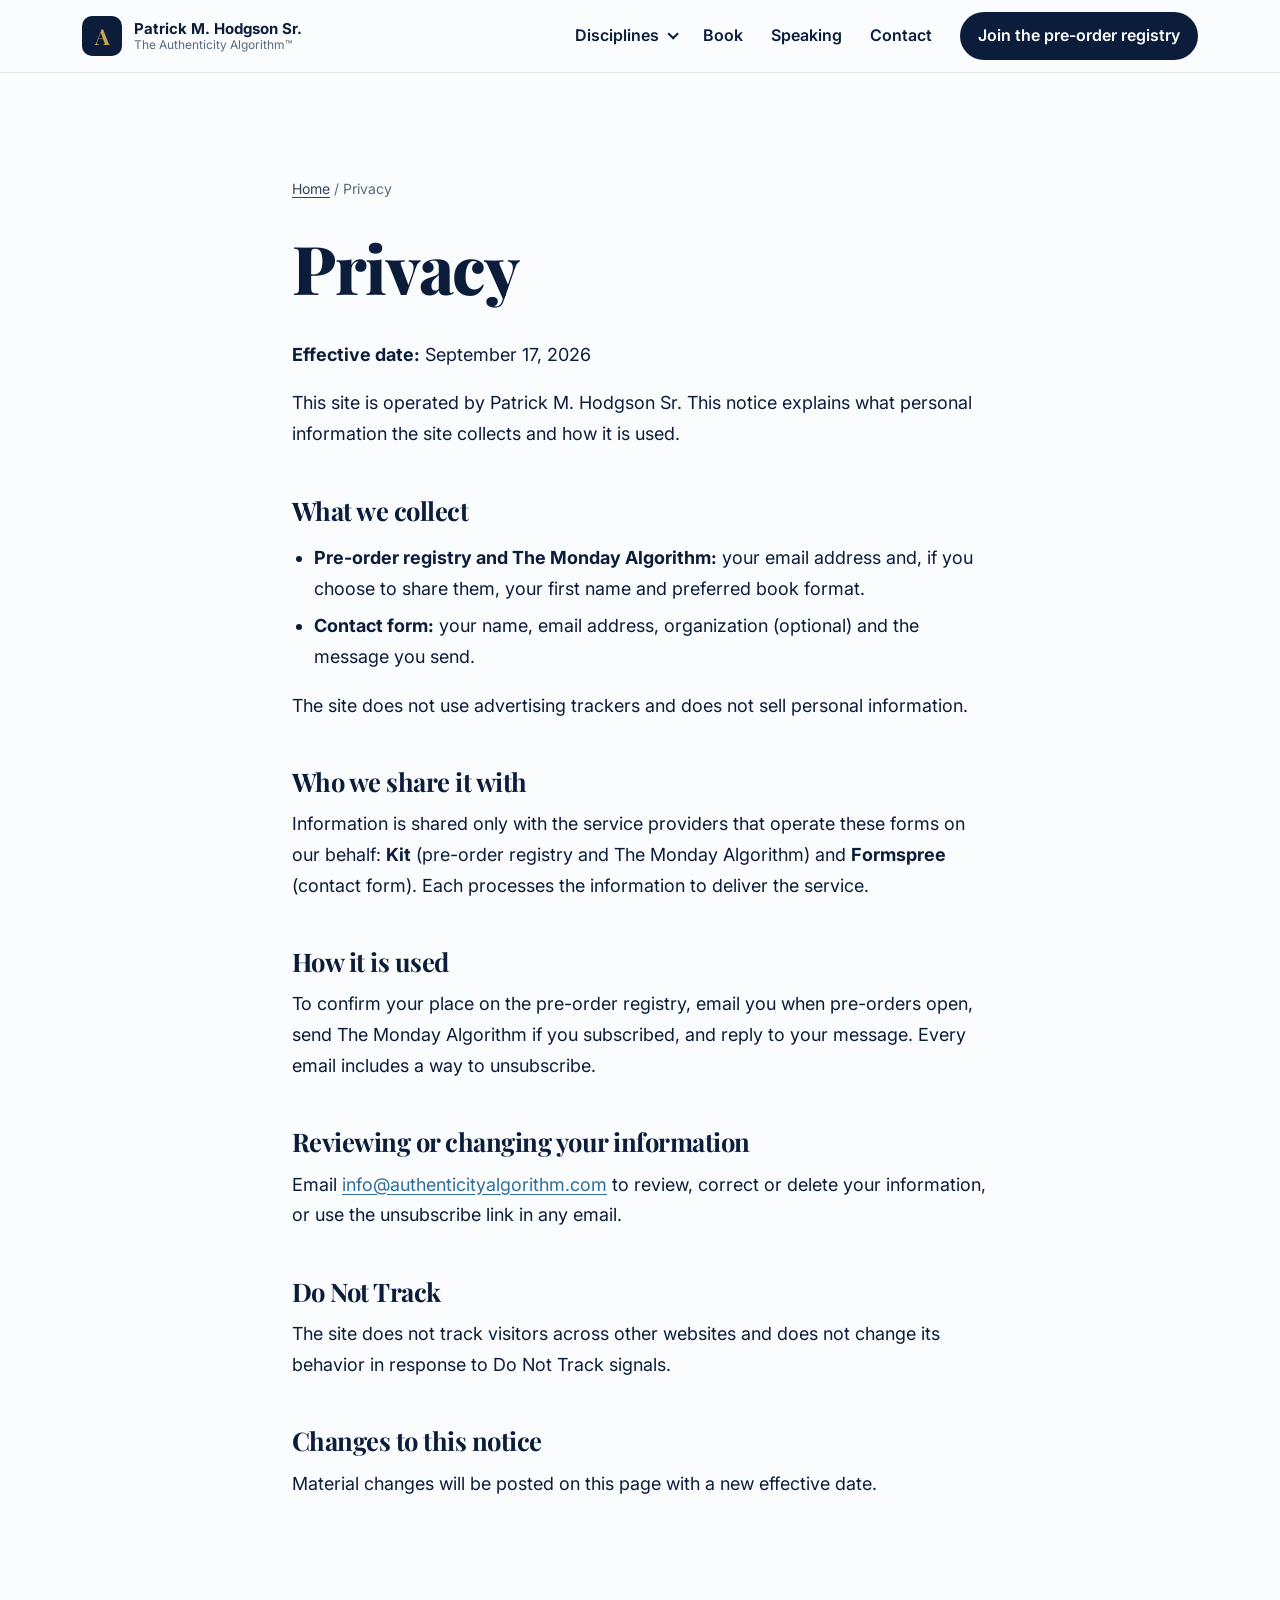
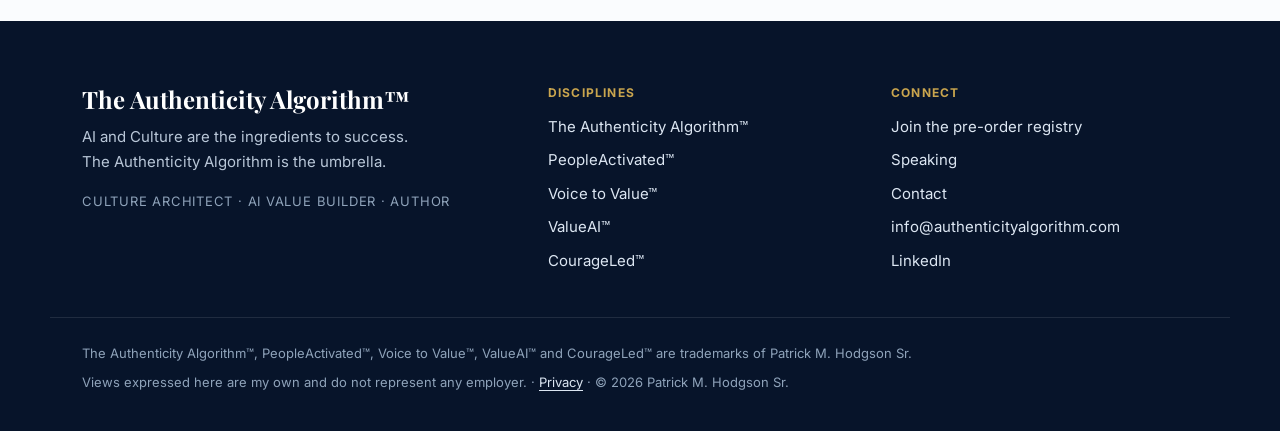
<file: privacy/index.html>
<!DOCTYPE html>
<html lang="en">
<head>
  <meta charset="UTF-8">
  <meta name="viewport" content="width=device-width, initial-scale=1.0">
  <title>Privacy — The Authenticity Algorithm™ | Patrick M. Hodgson Sr.</title>
  <meta name="description" content="How authenticityalgorithm.com collects and uses personal information.">
  <link rel="canonical" href="https://authenticityalgorithm.com/privacy/">
  
  <meta property="og:title" content="Privacy">
  <meta property="og:description" content="How authenticityalgorithm.com collects and uses personal information.">
  <meta property="og:url" content="https://authenticityalgorithm.com/privacy/">
  <meta property="og:type" content="website">
  <meta name="twitter:card" content="summary">
  <link rel="preconnect" href="https://fonts.googleapis.com">
  <link rel="preconnect" href="https://fonts.gstatic.com" crossorigin>
  <link href="https://fonts.googleapis.com/css2?family=Inter:wght@400;500;600;700&family=Playfair+Display:ital,wght@0,700;0,800;1,700&display=swap" rel="stylesheet">
  <link rel="stylesheet" href="/assets/site.css">
  <link rel="icon" href="data:image/svg+xml,<svg xmlns='http://www.w3.org/2000/svg' viewBox='0 0 64 64'><rect width='64' height='64' rx='14' fill='%230B1D3A'/><text x='32' y='43' font-family='Georgia,serif' font-size='30' font-weight='700' text-anchor='middle' fill='%23C9A54E'>A</text></svg>">
  <script type="application/ld+json">
  {"@context":"https://schema.org","@type":"Person","name":"Patrick M. Hodgson Sr.","jobTitle":"Director, SAP Digital Experience","description":"AI and Culture are the ingredients to success. Author of The Authenticity Algorithm.","url":"https://authenticityalgorithm.com","sameAs":["https://linkedin.com/in/phodgson"],"knowsAbout":["AI transformation","Culture transformation","Enterprise listening","Leadership development"]}
  </script>
</head>
<body class="">
  <a class="skip-link" href="#main">Skip to content</a>

  

  <header class="site-header">
    <nav class="nav container" aria-label="Primary">
      <a class="brand" href="/">
        <span class="brand-mark" aria-hidden="true">A</span>
        <span class="brand-text"><span class="brand-name">Patrick M. Hodgson Sr.</span><span class="brand-sub">The Authenticity Algorithm™</span></span>
      </a>
      <button class="nav-toggle" aria-expanded="false" aria-controls="nav-menu">
        <span class="sr-only">Menu</span><span class="nav-toggle-bar" aria-hidden="true"></span>
      </button>
      <ul class="nav-menu" id="nav-menu">
        <li class="has-sub">
          <details class="nav-details">
            <summary>Disciplines</summary>
            <ul class="sub-menu">
              <li><a href="/disciplines/"><strong>Overview</strong><span>All five disciplines</span></a></li>
              
              <li><a href="/disciplines/the-authenticity-algorithm/" style="--dot: #C9A54E"><strong>The Authenticity Algorithm™</strong><span>Leadership coaching, training and workshops</span></a></li>
              
              <li><a href="/disciplines/peopleactivated/" style="--dot: #4EA5C9"><strong>PeopleActivated™</strong><span>Culture transformation engagements</span></a></li>
              
              <li><a href="/disciplines/voice-to-value/" style="--dot: #5EC989"><strong>Voice to Value™</strong><span>Enterprise listening advisory</span></a></li>
              
              <li><a href="/disciplines/valueai/" style="--dot: #8A6ECF"><strong>ValueAI™</strong><span>AI value advisory</span></a></li>
              
              <li><a href="/disciplines/courageled/" style="--dot: #CF6E6E"><strong>CourageLed™</strong><span>Leadership development program</span></a></li>
              
            </ul>
          </details>
        </li>
        <li><a href="/book/">Book</a></li>
        <li><a href="/speaking/">Speaking</a></li>
        <li><a href="/contact/">Contact</a></li>
        <li><a class="btn btn-small" href="/book/#registry">Join the pre-order registry</a></li>
      </ul>
    </nav>
  </header>

  <main id="main">
    
<section class="section">
  <div class="container narrow prose">
    <p class="breadcrumb"><a href="/">Home</a> / Privacy</p>
    <h1>Privacy</h1>
    
    <p><strong>Effective date:</strong> September 17, 2026</p>
    <p>This site is operated by Patrick M. Hodgson Sr. This notice explains what personal information the site collects and how it is used.</p>
    <h2>What we collect</h2>
    <ul>
      <li><strong>Pre-order registry and The Monday Algorithm:</strong> your email address and, if you choose to share them, your first name and preferred book format.</li>
      <li><strong>Contact form:</strong> your name, email address, organization (optional) and the message you send.</li>
    </ul>
    <p>The site does not use advertising trackers and does not sell personal information.</p>
    <h2>Who we share it with</h2>
    <p>Information is shared only with the service providers that operate these forms on our behalf: <strong>Kit</strong> (pre-order registry and The Monday Algorithm) and <strong>Formspree</strong> (contact form). Each processes the information to deliver the service.</p>
    <h2>How it is used</h2>
    <p>To confirm your place on the pre-order registry, email you when pre-orders open, send The Monday Algorithm if you subscribed, and reply to your message. Every email includes a way to unsubscribe.</p>
    <h2>Reviewing or changing your information</h2>
    <p>Email <a href="mailto:info@authenticityalgorithm.com">info@authenticityalgorithm.com</a> to review, correct or delete your information, or use the unsubscribe link in any email.</p>
    <h2>Do Not Track</h2>
    <p>The site does not track visitors across other websites and does not change its behavior in response to Do Not Track signals.</p>
    <h2>Changes to this notice</h2>
    <p>Material changes will be posted on this page with a new effective date.</p>
  </div>
</section>

  </main>

  <footer class="site-footer">
    <div class="container footer-grid">
      <div>
        <p class="footer-brand">The Authenticity Algorithm™</p>
        <p class="footer-thesis">AI and Culture are the ingredients to success.<br>The Authenticity Algorithm is the umbrella.</p>
        <p class="footer-stack">Culture Architect · AI Value Builder · Author</p>
      </div>
      <div>
        <p class="footer-head">Disciplines</p>
        <ul><li><a href="/disciplines/the-authenticity-algorithm/">The Authenticity Algorithm™</a></li><li><a href="/disciplines/peopleactivated/">PeopleActivated™</a></li><li><a href="/disciplines/voice-to-value/">Voice to Value™</a></li><li><a href="/disciplines/valueai/">ValueAI™</a></li><li><a href="/disciplines/courageled/">CourageLed™</a></li></ul>
      </div>
      <div>
        <p class="footer-head">Connect</p>
        <ul>
          <li><a href="/book/#registry">Join the pre-order registry</a></li>
          <li><a href="/speaking/">Speaking</a></li>
          <li><a href="/contact/">Contact</a></li>
          <li><a href="mailto:info@authenticityalgorithm.com">info@authenticityalgorithm.com</a></li>
          <li><a href="https://linkedin.com/in/phodgson" rel="noopener">LinkedIn</a></li>
        </ul>
      </div>
    </div>
    <div class="container footer-legal">
      <p>The Authenticity Algorithm™, PeopleActivated™, Voice to Value™, ValueAI™ and CourageLed™ are trademarks of Patrick M. Hodgson Sr.</p>
      <p>Views expressed here are my own and do not represent any employer. · <a href="/privacy/">Privacy</a> · © 2026 Patrick M. Hodgson Sr.</p>
    </div>
  </footer>
  <script src="/assets/site.js" defer></script>
</body>
</html>
</file>
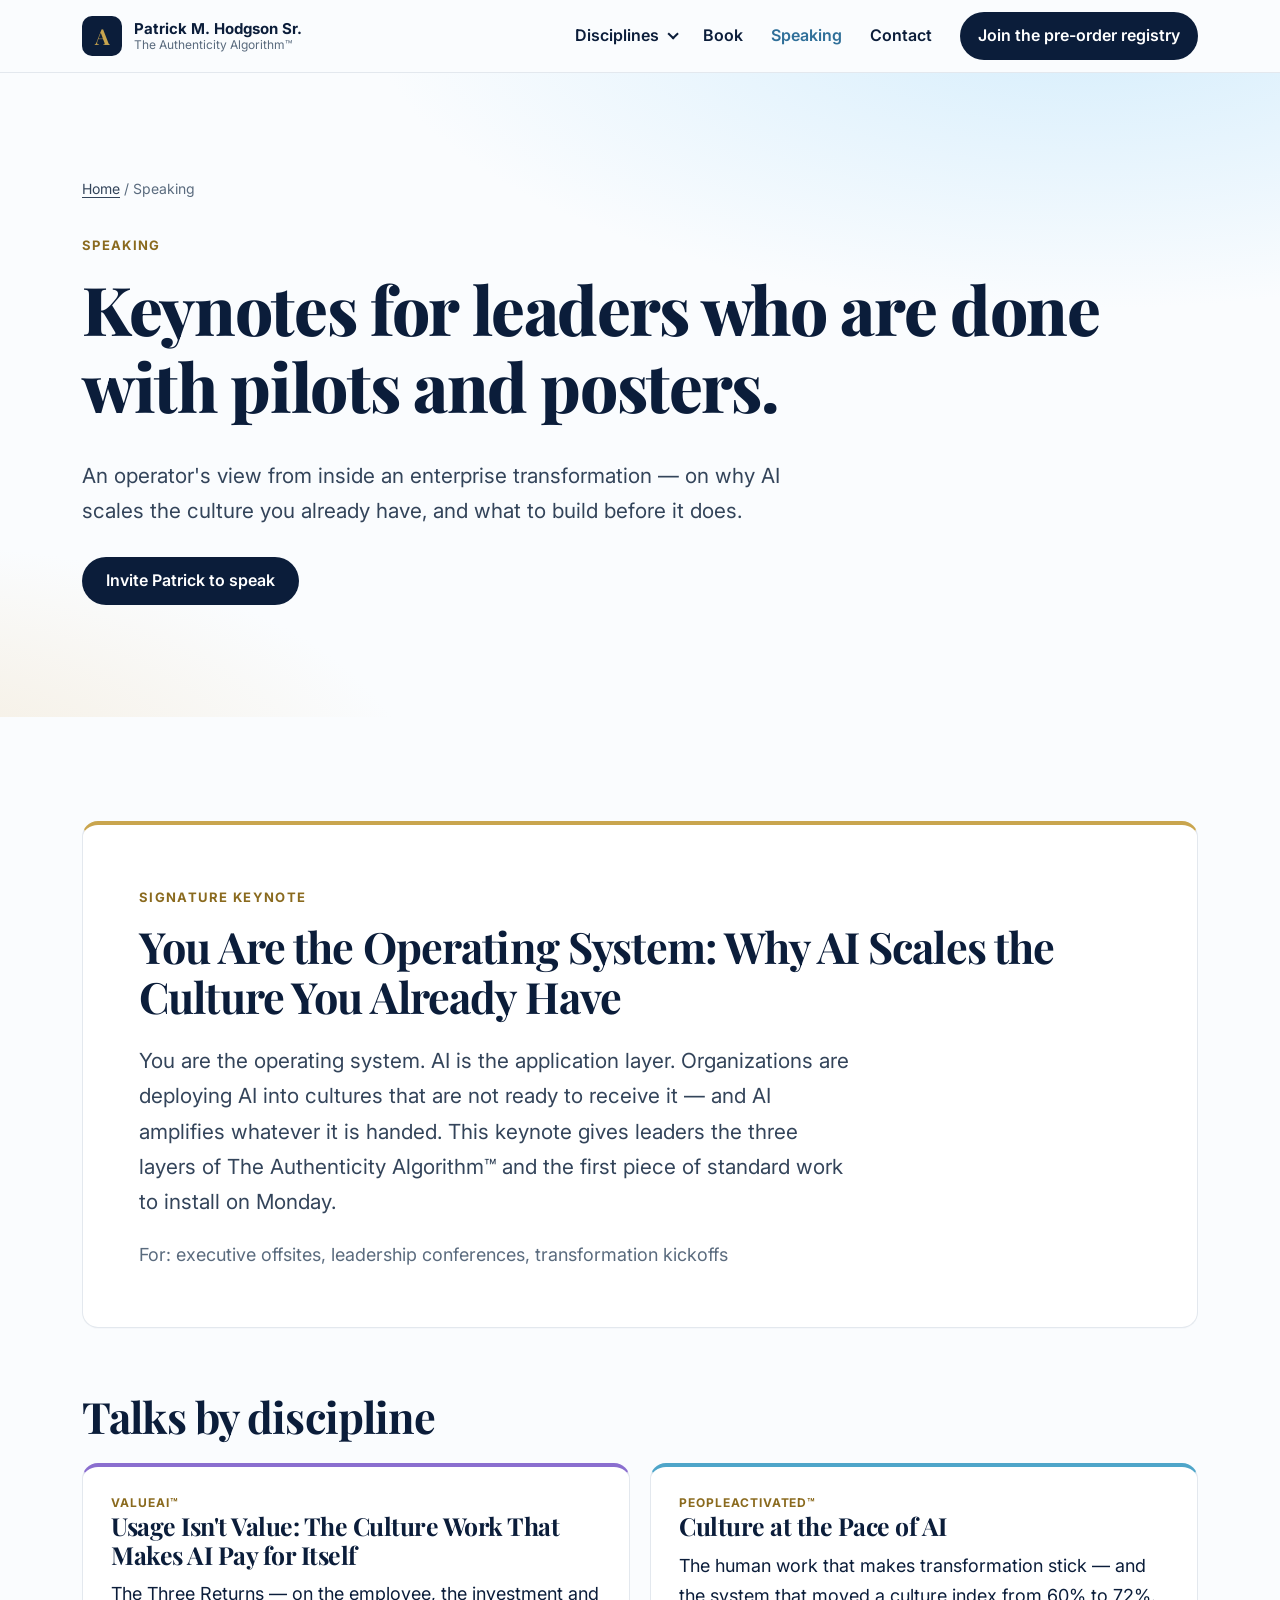
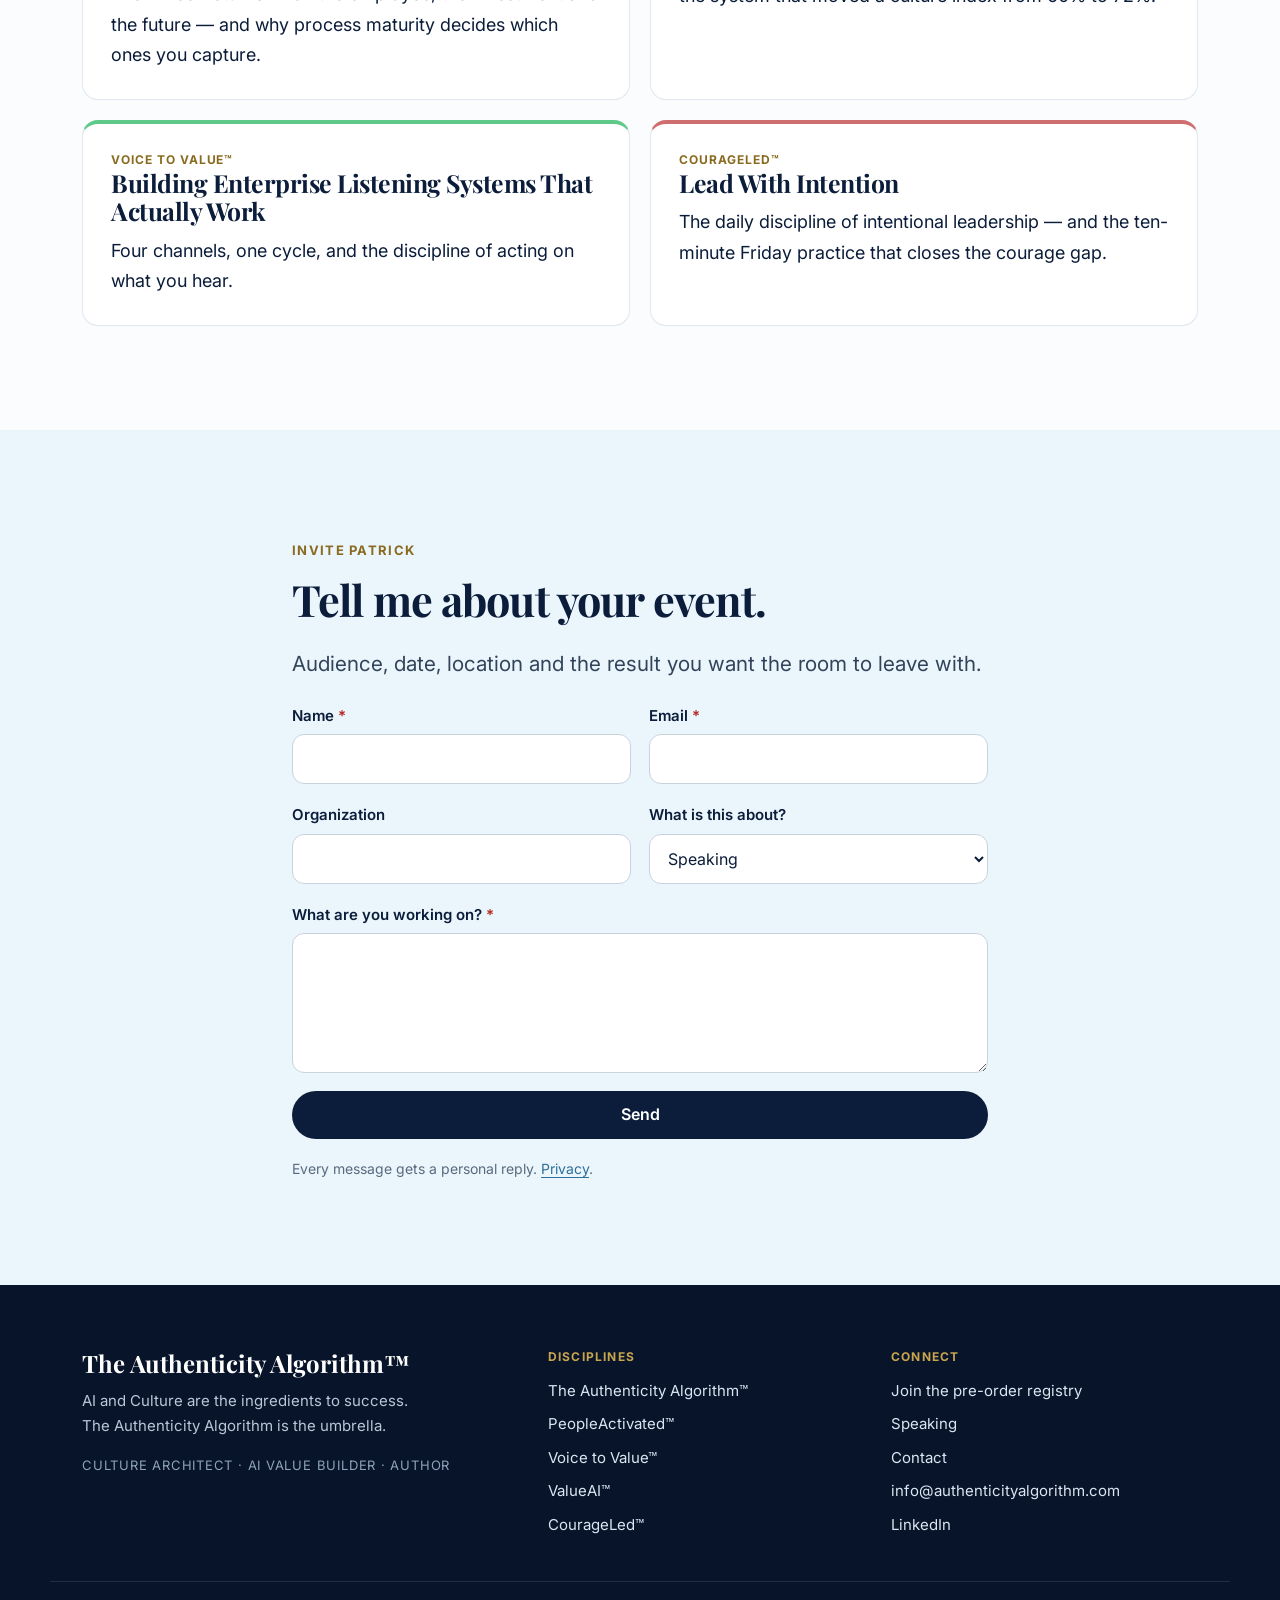
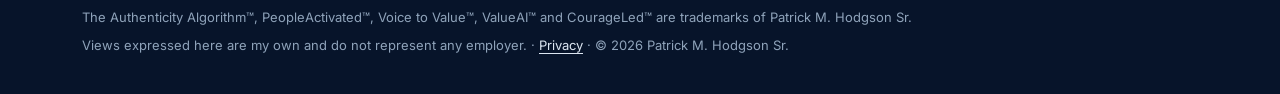
<file: speaking/index.html>
<!DOCTYPE html>
<html lang="en">
<head>
  <meta charset="UTF-8">
  <meta name="viewport" content="width=device-width, initial-scale=1.0">
  <title>Speaking — The Authenticity Algorithm™ | Patrick M. Hodgson Sr.</title>
  <meta name="description" content="Keynotes by Patrick M. Hodgson Sr. on AI, culture and the discipline that connects them.">
  <link rel="canonical" href="https://authenticityalgorithm.com/speaking/">
  
  <meta property="og:title" content="Speaking">
  <meta property="og:description" content="Keynotes by Patrick M. Hodgson Sr. on AI, culture and the discipline that connects them.">
  <meta property="og:url" content="https://authenticityalgorithm.com/speaking/">
  <meta property="og:type" content="website">
  <meta name="twitter:card" content="summary">
  <link rel="preconnect" href="https://fonts.googleapis.com">
  <link rel="preconnect" href="https://fonts.gstatic.com" crossorigin>
  <link href="https://fonts.googleapis.com/css2?family=Inter:wght@400;500;600;700&family=Playfair+Display:ital,wght@0,700;0,800;1,700&display=swap" rel="stylesheet">
  <link rel="stylesheet" href="/assets/site.css">
  <link rel="icon" href="data:image/svg+xml,<svg xmlns='http://www.w3.org/2000/svg' viewBox='0 0 64 64'><rect width='64' height='64' rx='14' fill='%230B1D3A'/><text x='32' y='43' font-family='Georgia,serif' font-size='30' font-weight='700' text-anchor='middle' fill='%23C9A54E'>A</text></svg>">
  <script type="application/ld+json">
  {"@context":"https://schema.org","@type":"Person","name":"Patrick M. Hodgson Sr.","jobTitle":"Director, SAP Digital Experience","description":"AI and Culture are the ingredients to success. Author of The Authenticity Algorithm.","url":"https://authenticityalgorithm.com","sameAs":["https://linkedin.com/in/phodgson"],"knowsAbout":["AI transformation","Culture transformation","Enterprise listening","Leadership development"]}
  </script>
</head>
<body class="">
  <a class="skip-link" href="#main">Skip to content</a>

  

  <header class="site-header">
    <nav class="nav container" aria-label="Primary">
      <a class="brand" href="/">
        <span class="brand-mark" aria-hidden="true">A</span>
        <span class="brand-text"><span class="brand-name">Patrick M. Hodgson Sr.</span><span class="brand-sub">The Authenticity Algorithm™</span></span>
      </a>
      <button class="nav-toggle" aria-expanded="false" aria-controls="nav-menu">
        <span class="sr-only">Menu</span><span class="nav-toggle-bar" aria-hidden="true"></span>
      </button>
      <ul class="nav-menu" id="nav-menu">
        <li class="has-sub">
          <details class="nav-details">
            <summary>Disciplines</summary>
            <ul class="sub-menu">
              <li><a href="/disciplines/"><strong>Overview</strong><span>All five disciplines</span></a></li>
              
              <li><a href="/disciplines/the-authenticity-algorithm/" style="--dot: #C9A54E"><strong>The Authenticity Algorithm™</strong><span>Leadership coaching, training and workshops</span></a></li>
              
              <li><a href="/disciplines/peopleactivated/" style="--dot: #4EA5C9"><strong>PeopleActivated™</strong><span>Culture transformation engagements</span></a></li>
              
              <li><a href="/disciplines/voice-to-value/" style="--dot: #5EC989"><strong>Voice to Value™</strong><span>Enterprise listening advisory</span></a></li>
              
              <li><a href="/disciplines/valueai/" style="--dot: #8A6ECF"><strong>ValueAI™</strong><span>AI value advisory</span></a></li>
              
              <li><a href="/disciplines/courageled/" style="--dot: #CF6E6E"><strong>CourageLed™</strong><span>Leadership development program</span></a></li>
              
            </ul>
          </details>
        </li>
        <li><a href="/book/">Book</a></li>
        <li><a href="/speaking/" aria-current="page">Speaking</a></li>
        <li><a href="/contact/">Contact</a></li>
        <li><a class="btn btn-small" href="/book/#registry">Join the pre-order registry</a></li>
      </ul>
    </nav>
  </header>

  <main id="main">
    
<section class="hero">
  <div class="container">
    <p class="breadcrumb"><a href="/">Home</a> / Speaking</p>
    <span class="eyebrow">Speaking</span>
    <h1>Keynotes for leaders who are done with pilots and posters.</h1>
    <p class="lead">An operator's view from inside an enterprise transformation — on why AI scales the culture you already have, and what to build before it does.</p>
    <div class="btn-row"><a class="btn" href="/contact/?topic=Speaking#inquire">Invite Patrick to speak</a></div>
  </div>
</section>

<section class="section">
  <div class="container">
    <div class="card reveal" style="border-top:4px solid var(--gold); padding: clamp(28px,5vw,56px)">
      <span class="eyebrow">Signature keynote</span>
      <h2>You Are the Operating System: Why AI Scales the Culture You Already Have</h2>
      <p class="lead">You are the operating system. AI is the application layer. Organizations are deploying AI into cultures that are not ready to receive it — and AI amplifies whatever it is handed. This keynote gives leaders the three layers of The Authenticity Algorithm™ and the first piece of standard work to install on Monday.</p>
      <p style="margin:0; color:var(--ink-3)">For: executive offsites, leadership conferences, transformation kickoffs</p>
    </div>
    <h2 style="margin-top:64px">Talks by discipline</h2>
    <div class="grid grid-2">
      <div class="card offering reveal" style="border-top:4px solid #8A6ECF"><span class="scope">ValueAI™</span><h3>Usage Isn't Value: The Culture Work That Makes AI Pay for Itself</h3><p>The Three Returns — on the employee, the investment and the future — and why process maturity decides which ones you capture.</p></div>
      <div class="card offering reveal" style="border-top:4px solid #4EA5C9"><span class="scope">PeopleActivated™</span><h3>Culture at the Pace of AI</h3><p>The human work that makes transformation stick — and the system that moved a culture index from 60% to 72%.</p></div>
      <div class="card offering reveal" style="border-top:4px solid #5EC989"><span class="scope">Voice to Value™</span><h3>Building Enterprise Listening Systems That Actually Work</h3><p>Four channels, one cycle, and the discipline of acting on what you hear.</p></div>
      <div class="card offering reveal" style="border-top:4px solid #CF6E6E"><span class="scope">CourageLed™</span><h3>Lead With Intention</h3><p>The daily discipline of intentional leadership — and the ten-minute Friday practice that closes the courage gap.</p></div>
    </div>
  </div>
</section>

<section class="section section-sky">
  <div class="container narrow">
    <span class="eyebrow">Invite Patrick</span>
    <h2>Tell me about your event.</h2>
    <p class="lead">Audience, date, location and the result you want the room to leave with.</p>
    
<form class="form contact-form" action="https://formspree.io/f/xnjgywbg" method="post">
  <div class="form-grid">
    <div class="form-row"><label for="c-name">Name <span class="req" aria-hidden="true">*</span></label><input id="c-name" name="name" autocomplete="name" required></div>
    <div class="form-row"><label for="c-email">Email <span class="req" aria-hidden="true">*</span></label><input id="c-email" type="email" name="email" autocomplete="email" required></div>
    <div class="form-row"><label for="c-org">Organization</label><input id="c-org" name="organization" autocomplete="organization"></div>
    <div class="form-row">
      <label for="c-topic">What is this about?</label>
      <select id="c-topic" name="topic">
        
        <option>The Authenticity Algorithm™ — coaching, training &amp; workshops</option><option>PeopleActivated™ — culture transformation</option><option>Voice to Value™ — enterprise listening</option><option>ValueAI™ — AI value advisory</option><option>CourageLed™ — leadership development</option><option selected>Speaking</option><option>Bulk book orders</option><option>Something else</option>
      </select>
    </div>
  </div>
  <div class="form-row"><label for="c-msg">What are you working on? <span class="req" aria-hidden="true">*</span></label><textarea id="c-msg" name="message" rows="5" required></textarea></div>
  <input type="hidden" name="_subject" value="Website inquiry — authenticityalgorithm.com">
  <button class="btn" type="submit">Send</button>
  <p class="form-note">Every message gets a personal reply. <a href="/privacy/">Privacy</a>.</p>
</form>

  </div>
</section>

  </main>

  <footer class="site-footer">
    <div class="container footer-grid">
      <div>
        <p class="footer-brand">The Authenticity Algorithm™</p>
        <p class="footer-thesis">AI and Culture are the ingredients to success.<br>The Authenticity Algorithm is the umbrella.</p>
        <p class="footer-stack">Culture Architect · AI Value Builder · Author</p>
      </div>
      <div>
        <p class="footer-head">Disciplines</p>
        <ul><li><a href="/disciplines/the-authenticity-algorithm/">The Authenticity Algorithm™</a></li><li><a href="/disciplines/peopleactivated/">PeopleActivated™</a></li><li><a href="/disciplines/voice-to-value/">Voice to Value™</a></li><li><a href="/disciplines/valueai/">ValueAI™</a></li><li><a href="/disciplines/courageled/">CourageLed™</a></li></ul>
      </div>
      <div>
        <p class="footer-head">Connect</p>
        <ul>
          <li><a href="/book/#registry">Join the pre-order registry</a></li>
          <li><a href="/speaking/">Speaking</a></li>
          <li><a href="/contact/">Contact</a></li>
          <li><a href="mailto:info@authenticityalgorithm.com">info@authenticityalgorithm.com</a></li>
          <li><a href="https://linkedin.com/in/phodgson" rel="noopener">LinkedIn</a></li>
        </ul>
      </div>
    </div>
    <div class="container footer-legal">
      <p>The Authenticity Algorithm™, PeopleActivated™, Voice to Value™, ValueAI™ and CourageLed™ are trademarks of Patrick M. Hodgson Sr.</p>
      <p>Views expressed here are my own and do not represent any employer. · <a href="/privacy/">Privacy</a> · © 2026 Patrick M. Hodgson Sr.</p>
    </div>
  </footer>
  <script src="/assets/site.js" defer></script>
</body>
</html>
</file>
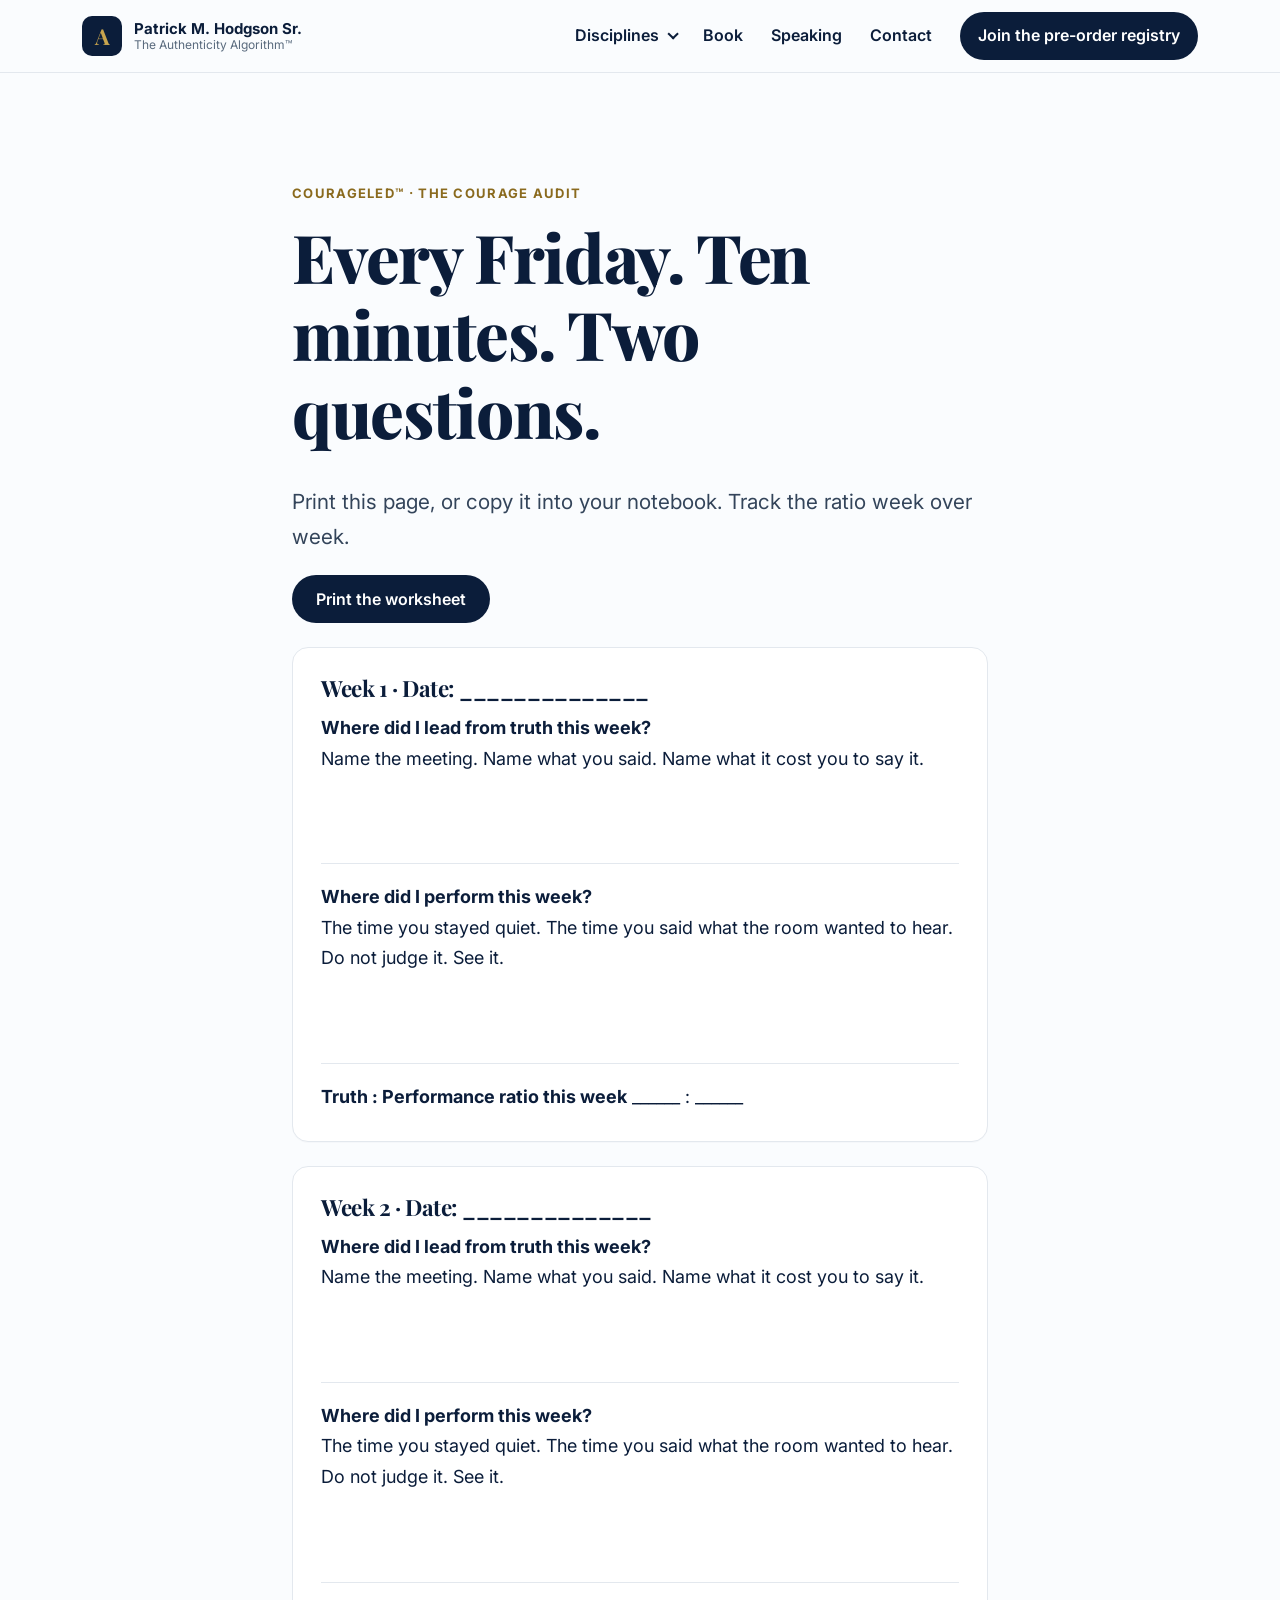
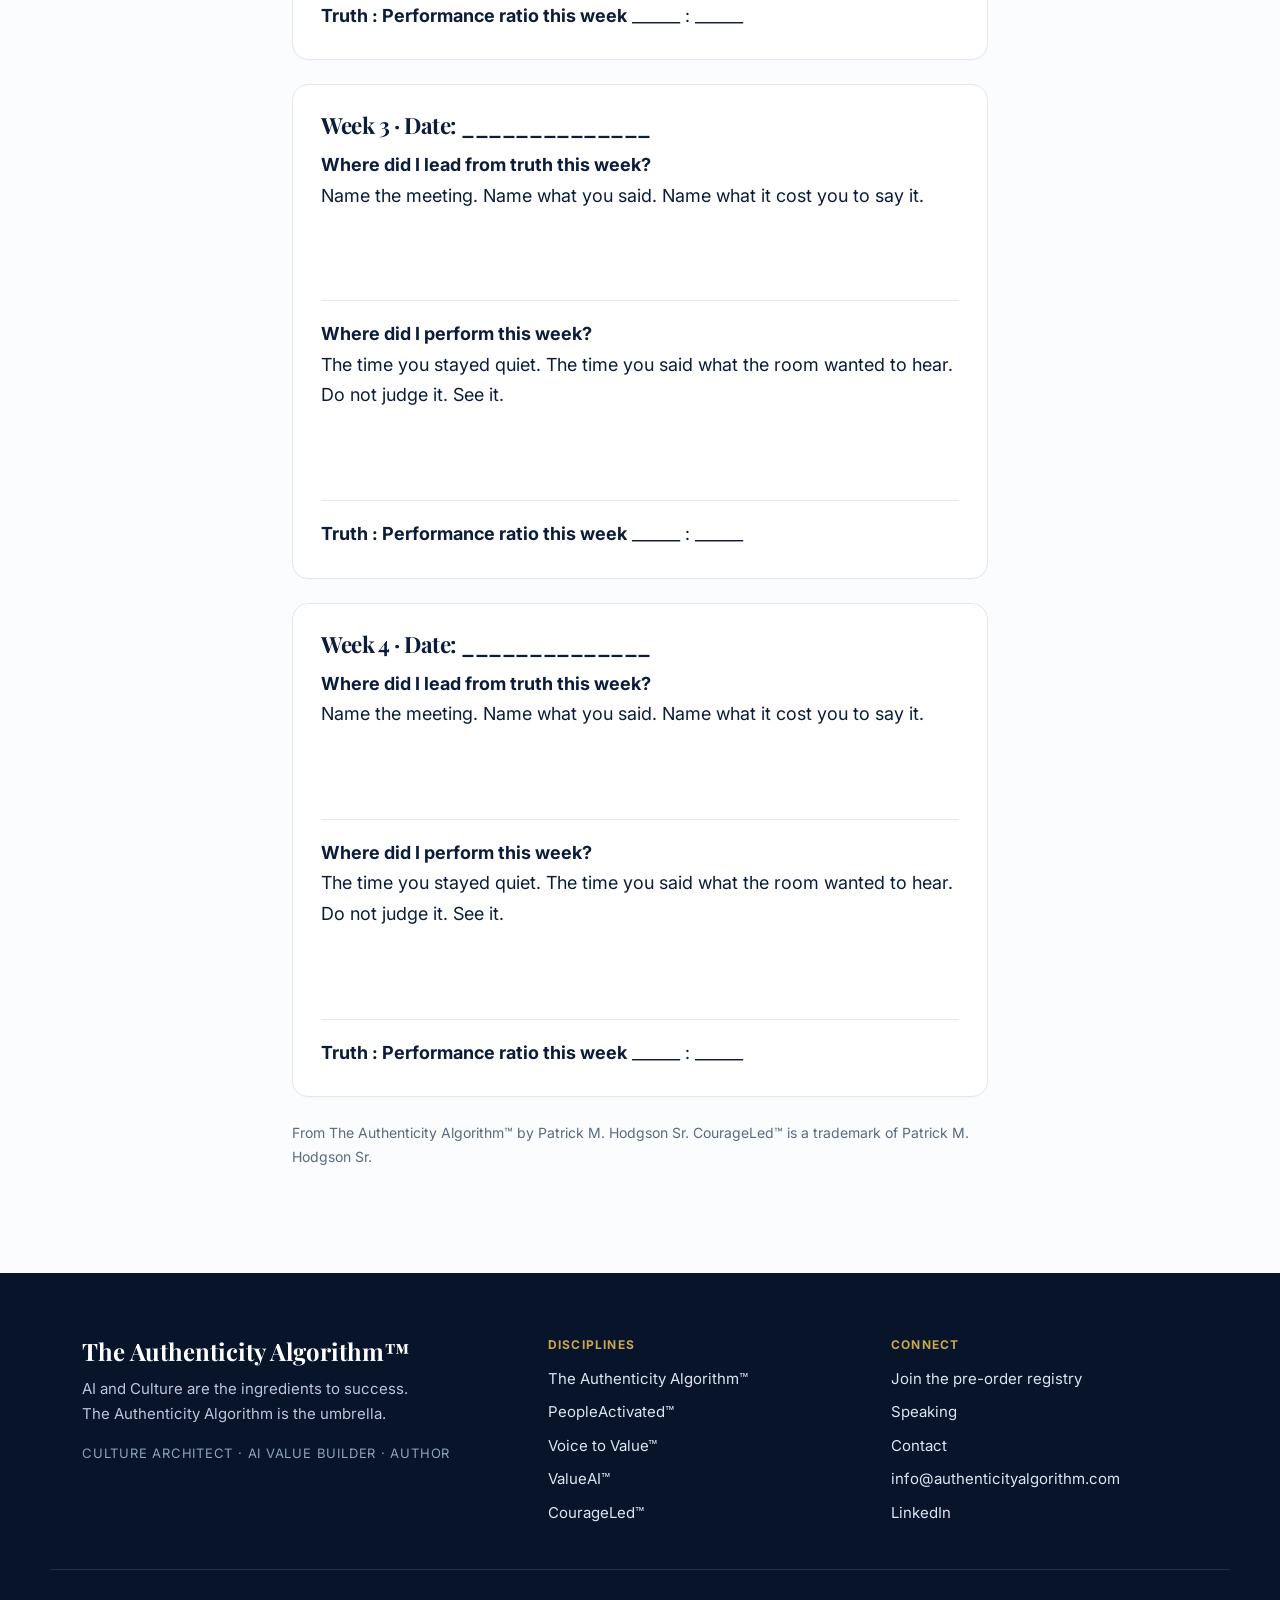
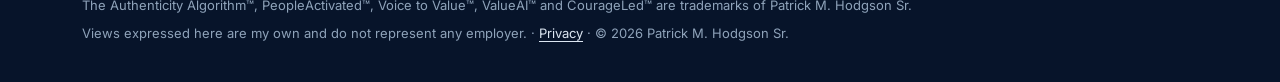
<file: book/courage-audit/index.html>
<!DOCTYPE html>
<html lang="en">
<head>
  <meta charset="UTF-8">
  <meta name="viewport" content="width=device-width, initial-scale=1.0">
  <title>The Courage Audit — Worksheet — The Authenticity Algorithm™ | Patrick M. Hodgson Sr.</title>
  <meta name="description" content="A printable weekly worksheet for the Courage Audit from The Authenticity Algorithm™ and CourageLed™.">
  <link rel="canonical" href="https://authenticityalgorithm.com/book/courage-audit/">
  
  <meta property="og:title" content="The Courage Audit — Worksheet">
  <meta property="og:description" content="A printable weekly worksheet for the Courage Audit from The Authenticity Algorithm™ and CourageLed™.">
  <meta property="og:url" content="https://authenticityalgorithm.com/book/courage-audit/">
  <meta property="og:type" content="website">
  <meta name="twitter:card" content="summary">
  <link rel="preconnect" href="https://fonts.googleapis.com">
  <link rel="preconnect" href="https://fonts.gstatic.com" crossorigin>
  <link href="https://fonts.googleapis.com/css2?family=Inter:wght@400;500;600;700&family=Playfair+Display:ital,wght@0,700;0,800;1,700&display=swap" rel="stylesheet">
  <link rel="stylesheet" href="/assets/site.css">
  <link rel="icon" href="data:image/svg+xml,<svg xmlns='http://www.w3.org/2000/svg' viewBox='0 0 64 64'><rect width='64' height='64' rx='14' fill='%230B1D3A'/><text x='32' y='43' font-family='Georgia,serif' font-size='30' font-weight='700' text-anchor='middle' fill='%23C9A54E'>A</text></svg>">
  <script type="application/ld+json">
  {"@context":"https://schema.org","@type":"Person","name":"Patrick M. Hodgson Sr.","jobTitle":"Director, SAP Digital Experience","description":"AI and Culture are the ingredients to success. Author of The Authenticity Algorithm.","url":"https://authenticityalgorithm.com","sameAs":["https://linkedin.com/in/phodgson"],"knowsAbout":["AI transformation","Culture transformation","Enterprise listening","Leadership development"]}
  </script>
</head>
<body class="">
  <a class="skip-link" href="#main">Skip to content</a>

  

  <header class="site-header">
    <nav class="nav container" aria-label="Primary">
      <a class="brand" href="/">
        <span class="brand-mark" aria-hidden="true">A</span>
        <span class="brand-text"><span class="brand-name">Patrick M. Hodgson Sr.</span><span class="brand-sub">The Authenticity Algorithm™</span></span>
      </a>
      <button class="nav-toggle" aria-expanded="false" aria-controls="nav-menu">
        <span class="sr-only">Menu</span><span class="nav-toggle-bar" aria-hidden="true"></span>
      </button>
      <ul class="nav-menu" id="nav-menu">
        <li class="has-sub">
          <details class="nav-details">
            <summary>Disciplines</summary>
            <ul class="sub-menu">
              <li><a href="/disciplines/"><strong>Overview</strong><span>All five disciplines</span></a></li>
              
              <li><a href="/disciplines/the-authenticity-algorithm/" style="--dot: #C9A54E"><strong>The Authenticity Algorithm™</strong><span>Leadership coaching, training and workshops</span></a></li>
              
              <li><a href="/disciplines/peopleactivated/" style="--dot: #4EA5C9"><strong>PeopleActivated™</strong><span>Culture transformation engagements</span></a></li>
              
              <li><a href="/disciplines/voice-to-value/" style="--dot: #5EC989"><strong>Voice to Value™</strong><span>Enterprise listening advisory</span></a></li>
              
              <li><a href="/disciplines/valueai/" style="--dot: #8A6ECF"><strong>ValueAI™</strong><span>AI value advisory</span></a></li>
              
              <li><a href="/disciplines/courageled/" style="--dot: #CF6E6E"><strong>CourageLed™</strong><span>Leadership development program</span></a></li>
              
            </ul>
          </details>
        </li>
        <li><a href="/book/">Book</a></li>
        <li><a href="/speaking/">Speaking</a></li>
        <li><a href="/contact/">Contact</a></li>
        <li><a class="btn btn-small" href="/book/#registry">Join the pre-order registry</a></li>
      </ul>
    </nav>
  </header>

  <main id="main">
    <section class="section">
  <div class="container narrow">
    <span class="eyebrow">CourageLed™ · The Courage Audit</span>
    <h1>Every Friday. Ten minutes. Two questions.</h1>
    <p class="lead">Print this page, or copy it into your notebook. Track the ratio week over week.</p>
    <button class="btn" type="button" onclick="window.print()">Print the worksheet</button>
    
    <div class="card" style="margin-top:24px; break-inside: avoid">
      <h2 style="font-size:1.4rem">Week 1 · Date: ______________</h2>
      <p><strong>Where did I lead from truth this week?</strong><br>Name the meeting. Name what you said. Name what it cost you to say it.</p>
      <p style="border-bottom:1px solid var(--line); height:72px"></p>
      <p><strong>Where did I perform this week?</strong><br>The time you stayed quiet. The time you said what the room wanted to hear. Do not judge it. See it.</p>
      <p style="border-bottom:1px solid var(--line); height:72px"></p>
      <p style="margin:0"><strong>Truth : Performance ratio this week</strong> ______ : ______</p>
    </div>
    
    <div class="card" style="margin-top:24px; break-inside: avoid">
      <h2 style="font-size:1.4rem">Week 2 · Date: ______________</h2>
      <p><strong>Where did I lead from truth this week?</strong><br>Name the meeting. Name what you said. Name what it cost you to say it.</p>
      <p style="border-bottom:1px solid var(--line); height:72px"></p>
      <p><strong>Where did I perform this week?</strong><br>The time you stayed quiet. The time you said what the room wanted to hear. Do not judge it. See it.</p>
      <p style="border-bottom:1px solid var(--line); height:72px"></p>
      <p style="margin:0"><strong>Truth : Performance ratio this week</strong> ______ : ______</p>
    </div>
    
    <div class="card" style="margin-top:24px; break-inside: avoid">
      <h2 style="font-size:1.4rem">Week 3 · Date: ______________</h2>
      <p><strong>Where did I lead from truth this week?</strong><br>Name the meeting. Name what you said. Name what it cost you to say it.</p>
      <p style="border-bottom:1px solid var(--line); height:72px"></p>
      <p><strong>Where did I perform this week?</strong><br>The time you stayed quiet. The time you said what the room wanted to hear. Do not judge it. See it.</p>
      <p style="border-bottom:1px solid var(--line); height:72px"></p>
      <p style="margin:0"><strong>Truth : Performance ratio this week</strong> ______ : ______</p>
    </div>
    
    <div class="card" style="margin-top:24px; break-inside: avoid">
      <h2 style="font-size:1.4rem">Week 4 · Date: ______________</h2>
      <p><strong>Where did I lead from truth this week?</strong><br>Name the meeting. Name what you said. Name what it cost you to say it.</p>
      <p style="border-bottom:1px solid var(--line); height:72px"></p>
      <p><strong>Where did I perform this week?</strong><br>The time you stayed quiet. The time you said what the room wanted to hear. Do not judge it. See it.</p>
      <p style="border-bottom:1px solid var(--line); height:72px"></p>
      <p style="margin:0"><strong>Truth : Performance ratio this week</strong> ______ : ______</p>
    </div>
    
    <p class="form-note" style="margin-top:24px">From The Authenticity Algorithm™ by Patrick M. Hodgson Sr. CourageLed™ is a trademark of Patrick M. Hodgson Sr.</p>
  </div>
</section>

  </main>

  <footer class="site-footer">
    <div class="container footer-grid">
      <div>
        <p class="footer-brand">The Authenticity Algorithm™</p>
        <p class="footer-thesis">AI and Culture are the ingredients to success.<br>The Authenticity Algorithm is the umbrella.</p>
        <p class="footer-stack">Culture Architect · AI Value Builder · Author</p>
      </div>
      <div>
        <p class="footer-head">Disciplines</p>
        <ul><li><a href="/disciplines/the-authenticity-algorithm/">The Authenticity Algorithm™</a></li><li><a href="/disciplines/peopleactivated/">PeopleActivated™</a></li><li><a href="/disciplines/voice-to-value/">Voice to Value™</a></li><li><a href="/disciplines/valueai/">ValueAI™</a></li><li><a href="/disciplines/courageled/">CourageLed™</a></li></ul>
      </div>
      <div>
        <p class="footer-head">Connect</p>
        <ul>
          <li><a href="/book/#registry">Join the pre-order registry</a></li>
          <li><a href="/speaking/">Speaking</a></li>
          <li><a href="/contact/">Contact</a></li>
          <li><a href="mailto:info@authenticityalgorithm.com">info@authenticityalgorithm.com</a></li>
          <li><a href="https://linkedin.com/in/phodgson" rel="noopener">LinkedIn</a></li>
        </ul>
      </div>
    </div>
    <div class="container footer-legal">
      <p>The Authenticity Algorithm™, PeopleActivated™, Voice to Value™, ValueAI™ and CourageLed™ are trademarks of Patrick M. Hodgson Sr.</p>
      <p>Views expressed here are my own and do not represent any employer. · <a href="/privacy/">Privacy</a> · © 2026 Patrick M. Hodgson Sr.</p>
    </div>
  </footer>
  <script src="/assets/site.js" defer></script>
</body>
</html>
</file>
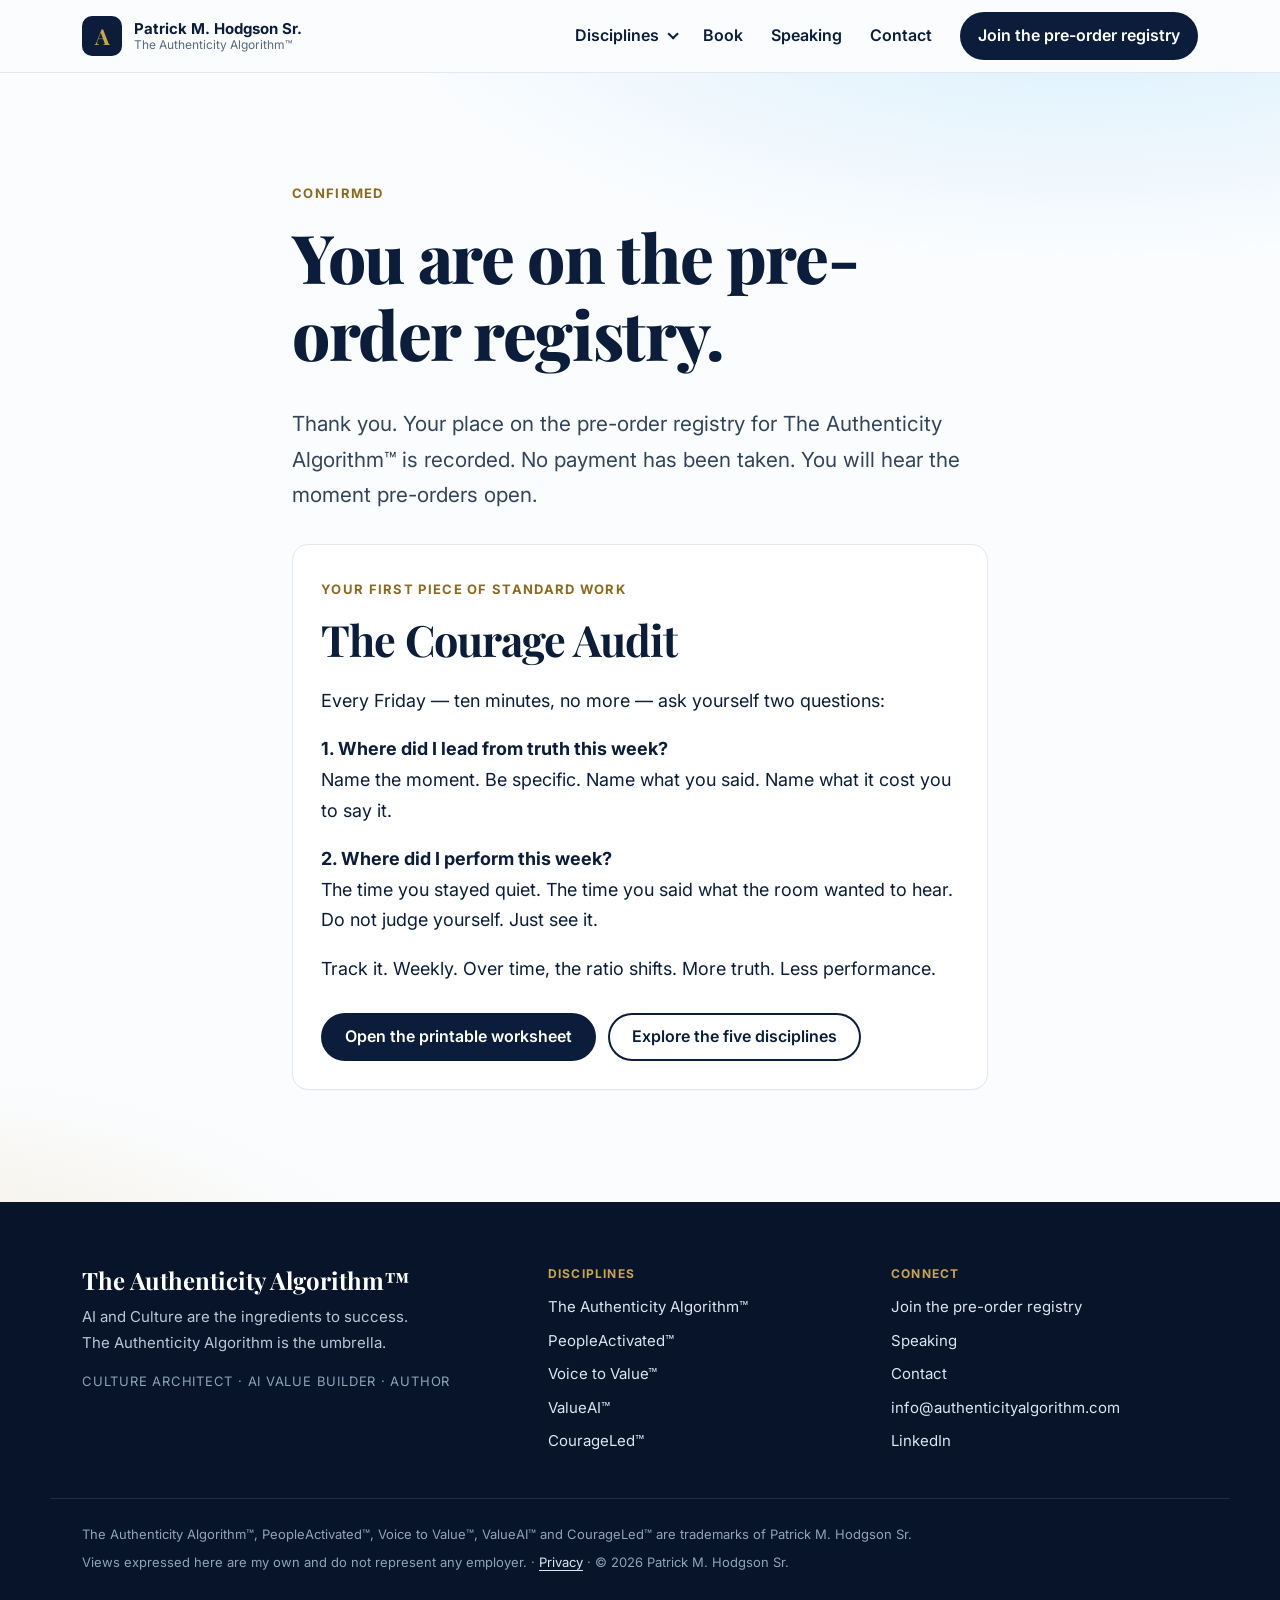
<file: book/registry-confirmed/index.html>
<!DOCTYPE html>
<html lang="en">
<head>
  <meta charset="UTF-8">
  <meta name="viewport" content="width=device-width, initial-scale=1.0">
  <title>You&#39;re on the pre-order registry — The Authenticity Algorithm™ | Patrick M. Hodgson Sr.</title>
  <meta name="description" content="Your place on the pre-order registry for The Authenticity Algorithm™ is confirmed.">
  <link rel="canonical" href="https://authenticityalgorithm.com/book/registry-confirmed/">
  
  <meta property="og:title" content="You&#39;re on the pre-order registry">
  <meta property="og:description" content="Your place on the pre-order registry for The Authenticity Algorithm™ is confirmed.">
  <meta property="og:url" content="https://authenticityalgorithm.com/book/registry-confirmed/">
  <meta property="og:type" content="website">
  <meta name="twitter:card" content="summary">
  <link rel="preconnect" href="https://fonts.googleapis.com">
  <link rel="preconnect" href="https://fonts.gstatic.com" crossorigin>
  <link href="https://fonts.googleapis.com/css2?family=Inter:wght@400;500;600;700&family=Playfair+Display:ital,wght@0,700;0,800;1,700&display=swap" rel="stylesheet">
  <link rel="stylesheet" href="/assets/site.css">
  <link rel="icon" href="data:image/svg+xml,<svg xmlns='http://www.w3.org/2000/svg' viewBox='0 0 64 64'><rect width='64' height='64' rx='14' fill='%230B1D3A'/><text x='32' y='43' font-family='Georgia,serif' font-size='30' font-weight='700' text-anchor='middle' fill='%23C9A54E'>A</text></svg>">
  <script type="application/ld+json">
  {"@context":"https://schema.org","@type":"Person","name":"Patrick M. Hodgson Sr.","jobTitle":"Director, SAP Digital Experience","description":"AI and Culture are the ingredients to success. Author of The Authenticity Algorithm.","url":"https://authenticityalgorithm.com","sameAs":["https://linkedin.com/in/phodgson"],"knowsAbout":["AI transformation","Culture transformation","Enterprise listening","Leadership development"]}
  </script>
</head>
<body class="">
  <a class="skip-link" href="#main">Skip to content</a>

  

  <header class="site-header">
    <nav class="nav container" aria-label="Primary">
      <a class="brand" href="/">
        <span class="brand-mark" aria-hidden="true">A</span>
        <span class="brand-text"><span class="brand-name">Patrick M. Hodgson Sr.</span><span class="brand-sub">The Authenticity Algorithm™</span></span>
      </a>
      <button class="nav-toggle" aria-expanded="false" aria-controls="nav-menu">
        <span class="sr-only">Menu</span><span class="nav-toggle-bar" aria-hidden="true"></span>
      </button>
      <ul class="nav-menu" id="nav-menu">
        <li class="has-sub">
          <details class="nav-details">
            <summary>Disciplines</summary>
            <ul class="sub-menu">
              <li><a href="/disciplines/"><strong>Overview</strong><span>All five disciplines</span></a></li>
              
              <li><a href="/disciplines/the-authenticity-algorithm/" style="--dot: #C9A54E"><strong>The Authenticity Algorithm™</strong><span>Leadership coaching, training and workshops</span></a></li>
              
              <li><a href="/disciplines/peopleactivated/" style="--dot: #4EA5C9"><strong>PeopleActivated™</strong><span>Culture transformation engagements</span></a></li>
              
              <li><a href="/disciplines/voice-to-value/" style="--dot: #5EC989"><strong>Voice to Value™</strong><span>Enterprise listening advisory</span></a></li>
              
              <li><a href="/disciplines/valueai/" style="--dot: #8A6ECF"><strong>ValueAI™</strong><span>AI value advisory</span></a></li>
              
              <li><a href="/disciplines/courageled/" style="--dot: #CF6E6E"><strong>CourageLed™</strong><span>Leadership development program</span></a></li>
              
            </ul>
          </details>
        </li>
        <li><a href="/book/">Book</a></li>
        <li><a href="/speaking/">Speaking</a></li>
        <li><a href="/contact/">Contact</a></li>
        <li><a class="btn btn-small" href="/book/#registry">Join the pre-order registry</a></li>
      </ul>
    </nav>
  </header>

  <main id="main">
    <section class="hero">
  <div class="container narrow">
    <span class="eyebrow">Confirmed</span>
    <h1>You are on the pre-order registry.</h1>
    <p class="lead">Thank you. Your place on the pre-order registry for The Authenticity Algorithm™ is recorded. No payment has been taken. You will hear the moment pre-orders open.</p>
    <div class="card" style="margin-top:32px">
      <span class="eyebrow">Your first piece of standard work</span>
      <h2>The Courage Audit</h2>
      <p>Every Friday — ten minutes, no more — ask yourself two questions:</p>
      <p><strong>1. Where did I lead from truth this week?</strong><br>Name the moment. Be specific. Name what you said. Name what it cost you to say it.</p>
      <p><strong>2. Where did I perform this week?</strong><br>The time you stayed quiet. The time you said what the room wanted to hear. Do not judge yourself. Just see it.</p>
      <p>Track it. Weekly. Over time, the ratio shifts. More truth. Less performance.</p>
      <div class="btn-row"><a class="btn" href="/book/courage-audit/">Open the printable worksheet</a><a class="btn btn-ghost" href="/disciplines/">Explore the five disciplines</a></div>
    </div>
  </div>
</section>

  </main>

  <footer class="site-footer">
    <div class="container footer-grid">
      <div>
        <p class="footer-brand">The Authenticity Algorithm™</p>
        <p class="footer-thesis">AI and Culture are the ingredients to success.<br>The Authenticity Algorithm is the umbrella.</p>
        <p class="footer-stack">Culture Architect · AI Value Builder · Author</p>
      </div>
      <div>
        <p class="footer-head">Disciplines</p>
        <ul><li><a href="/disciplines/the-authenticity-algorithm/">The Authenticity Algorithm™</a></li><li><a href="/disciplines/peopleactivated/">PeopleActivated™</a></li><li><a href="/disciplines/voice-to-value/">Voice to Value™</a></li><li><a href="/disciplines/valueai/">ValueAI™</a></li><li><a href="/disciplines/courageled/">CourageLed™</a></li></ul>
      </div>
      <div>
        <p class="footer-head">Connect</p>
        <ul>
          <li><a href="/book/#registry">Join the pre-order registry</a></li>
          <li><a href="/speaking/">Speaking</a></li>
          <li><a href="/contact/">Contact</a></li>
          <li><a href="mailto:info@authenticityalgorithm.com">info@authenticityalgorithm.com</a></li>
          <li><a href="https://linkedin.com/in/phodgson" rel="noopener">LinkedIn</a></li>
        </ul>
      </div>
    </div>
    <div class="container footer-legal">
      <p>The Authenticity Algorithm™, PeopleActivated™, Voice to Value™, ValueAI™ and CourageLed™ are trademarks of Patrick M. Hodgson Sr.</p>
      <p>Views expressed here are my own and do not represent any employer. · <a href="/privacy/">Privacy</a> · © 2026 Patrick M. Hodgson Sr.</p>
    </div>
  </footer>
  <script src="/assets/site.js" defer></script>
</body>
</html>
</file>
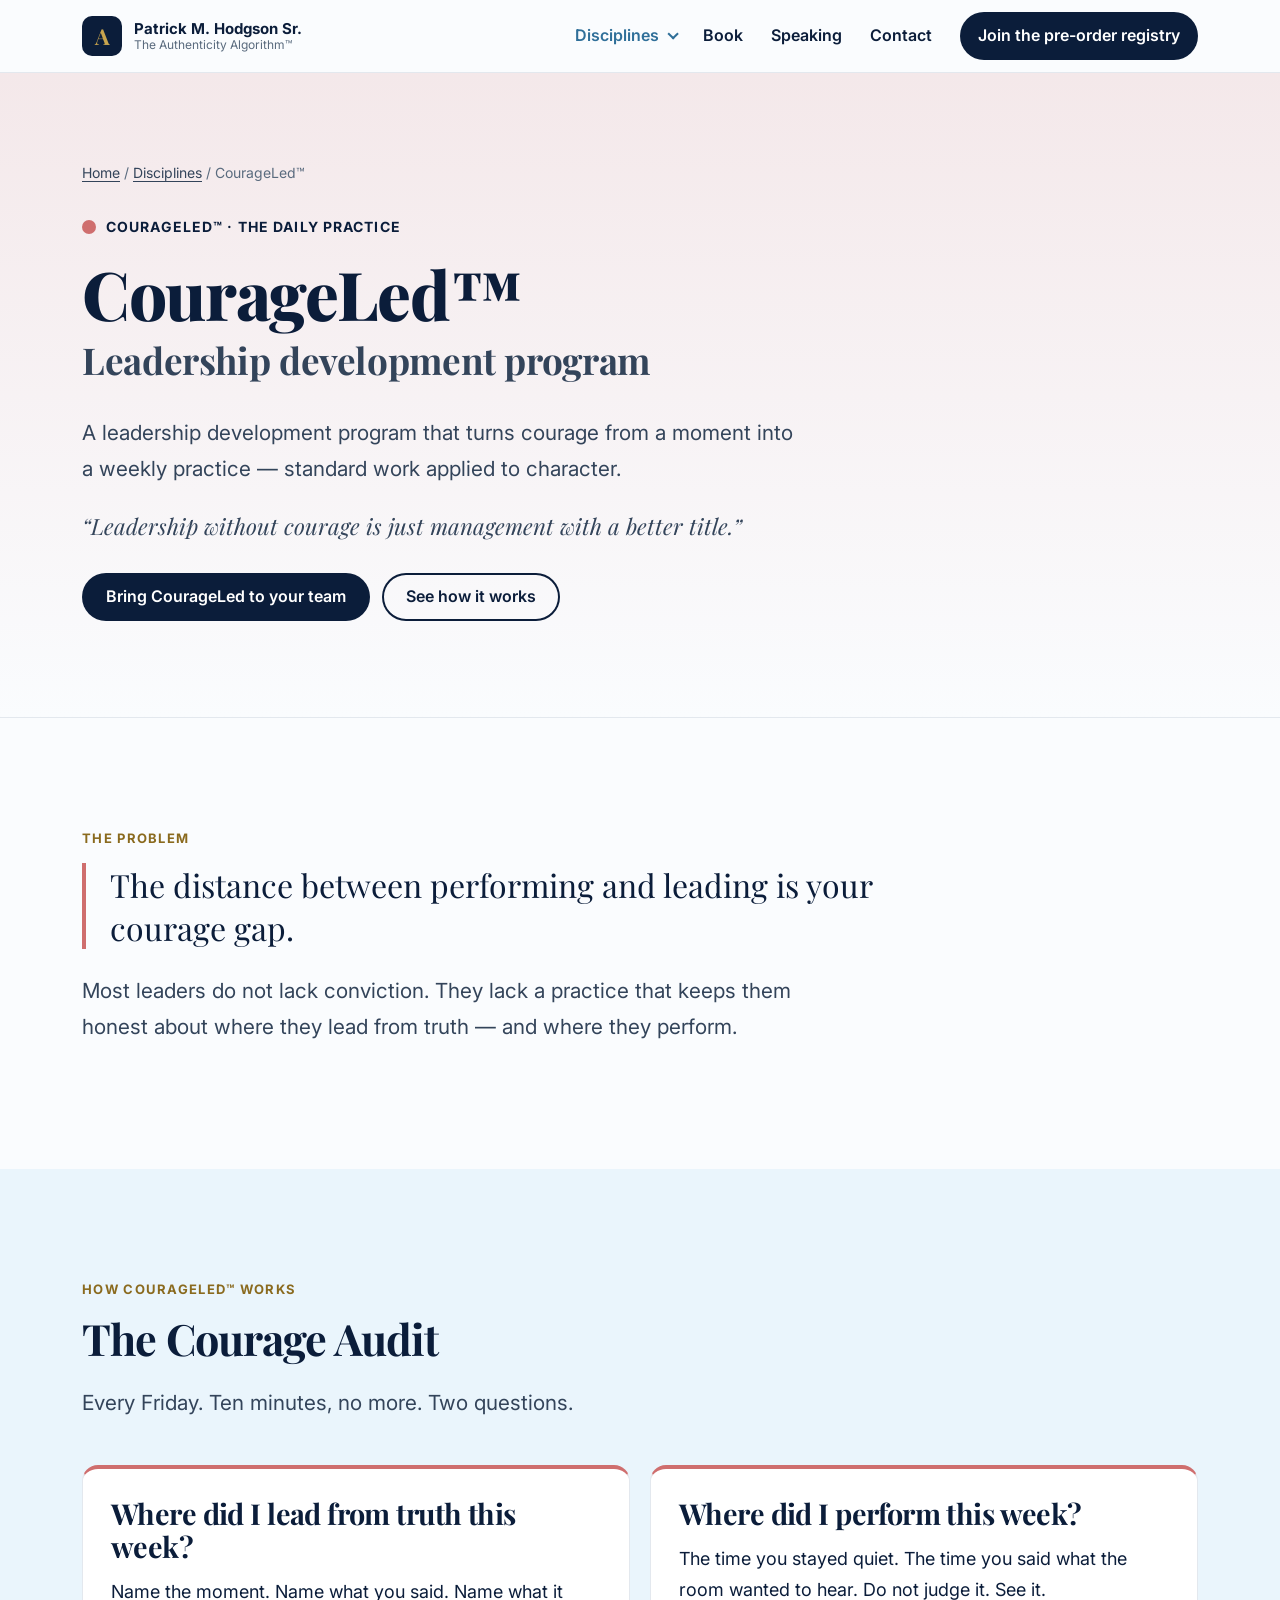
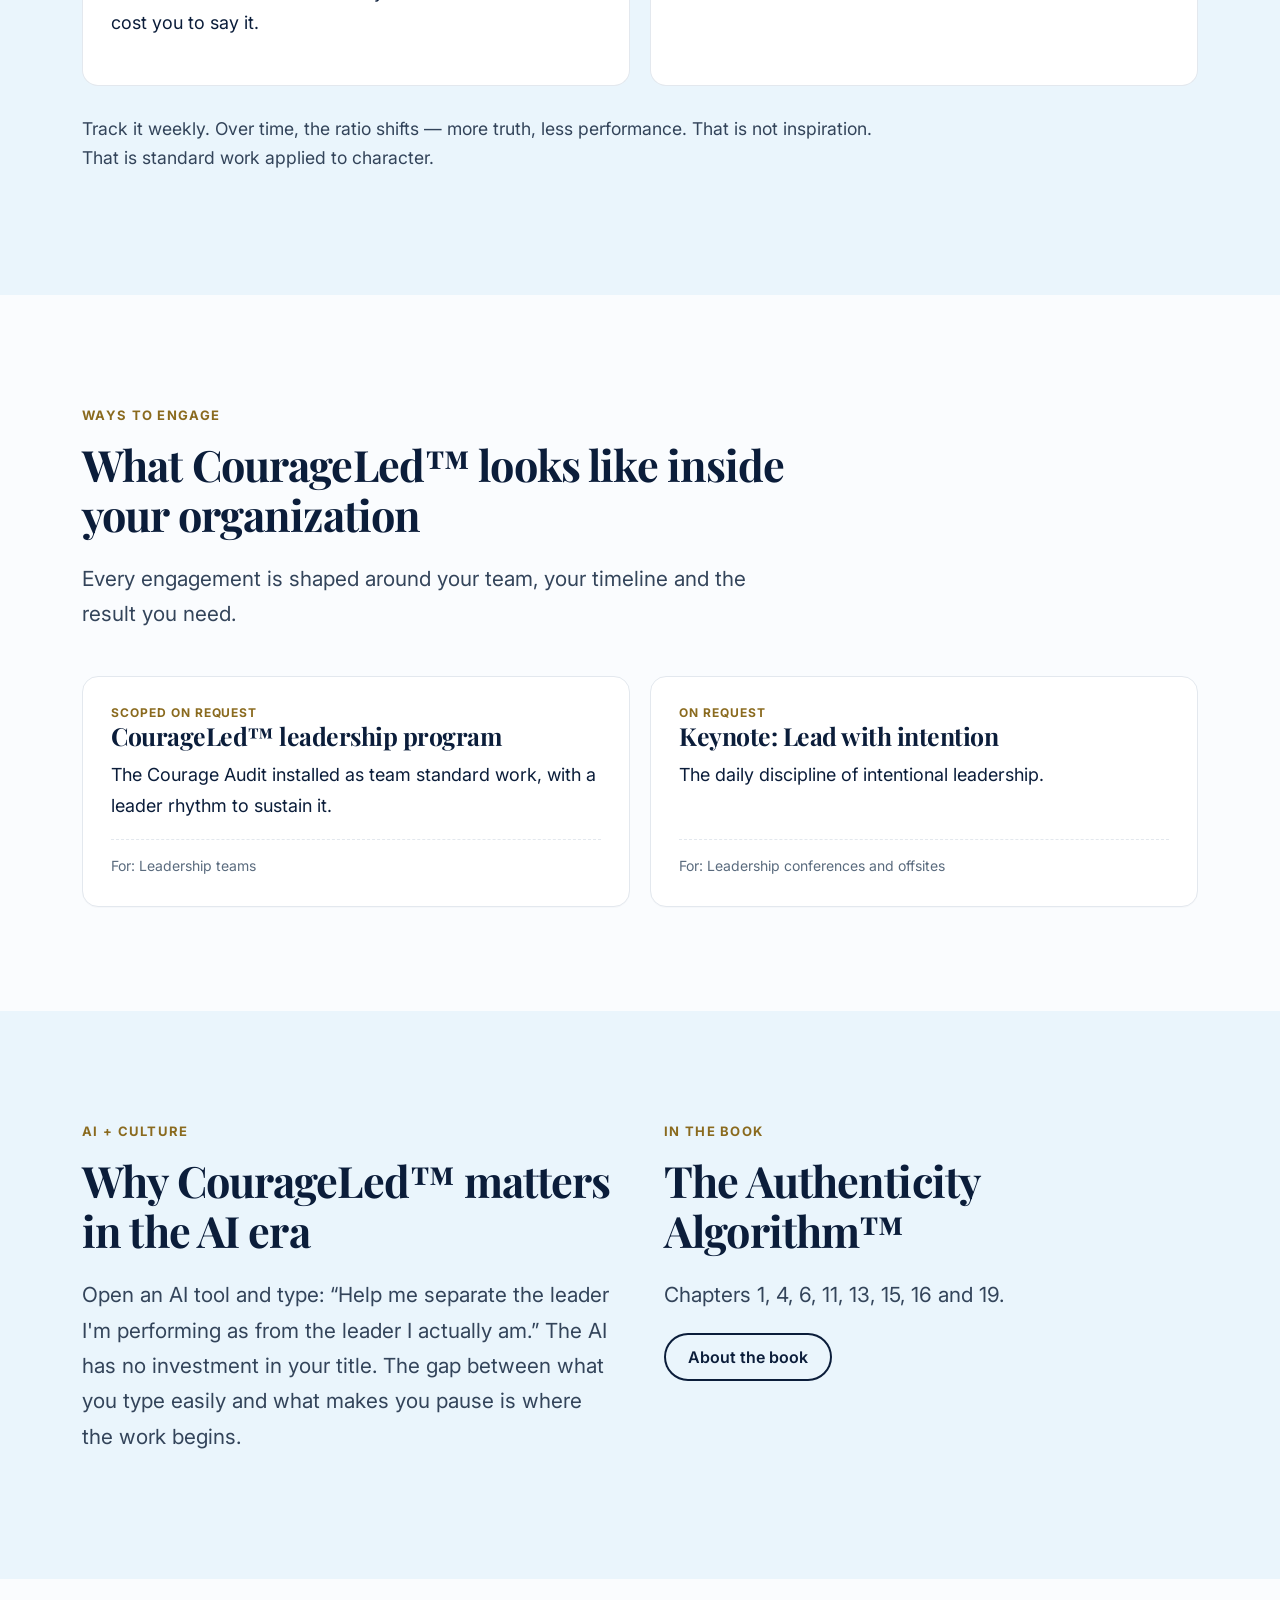
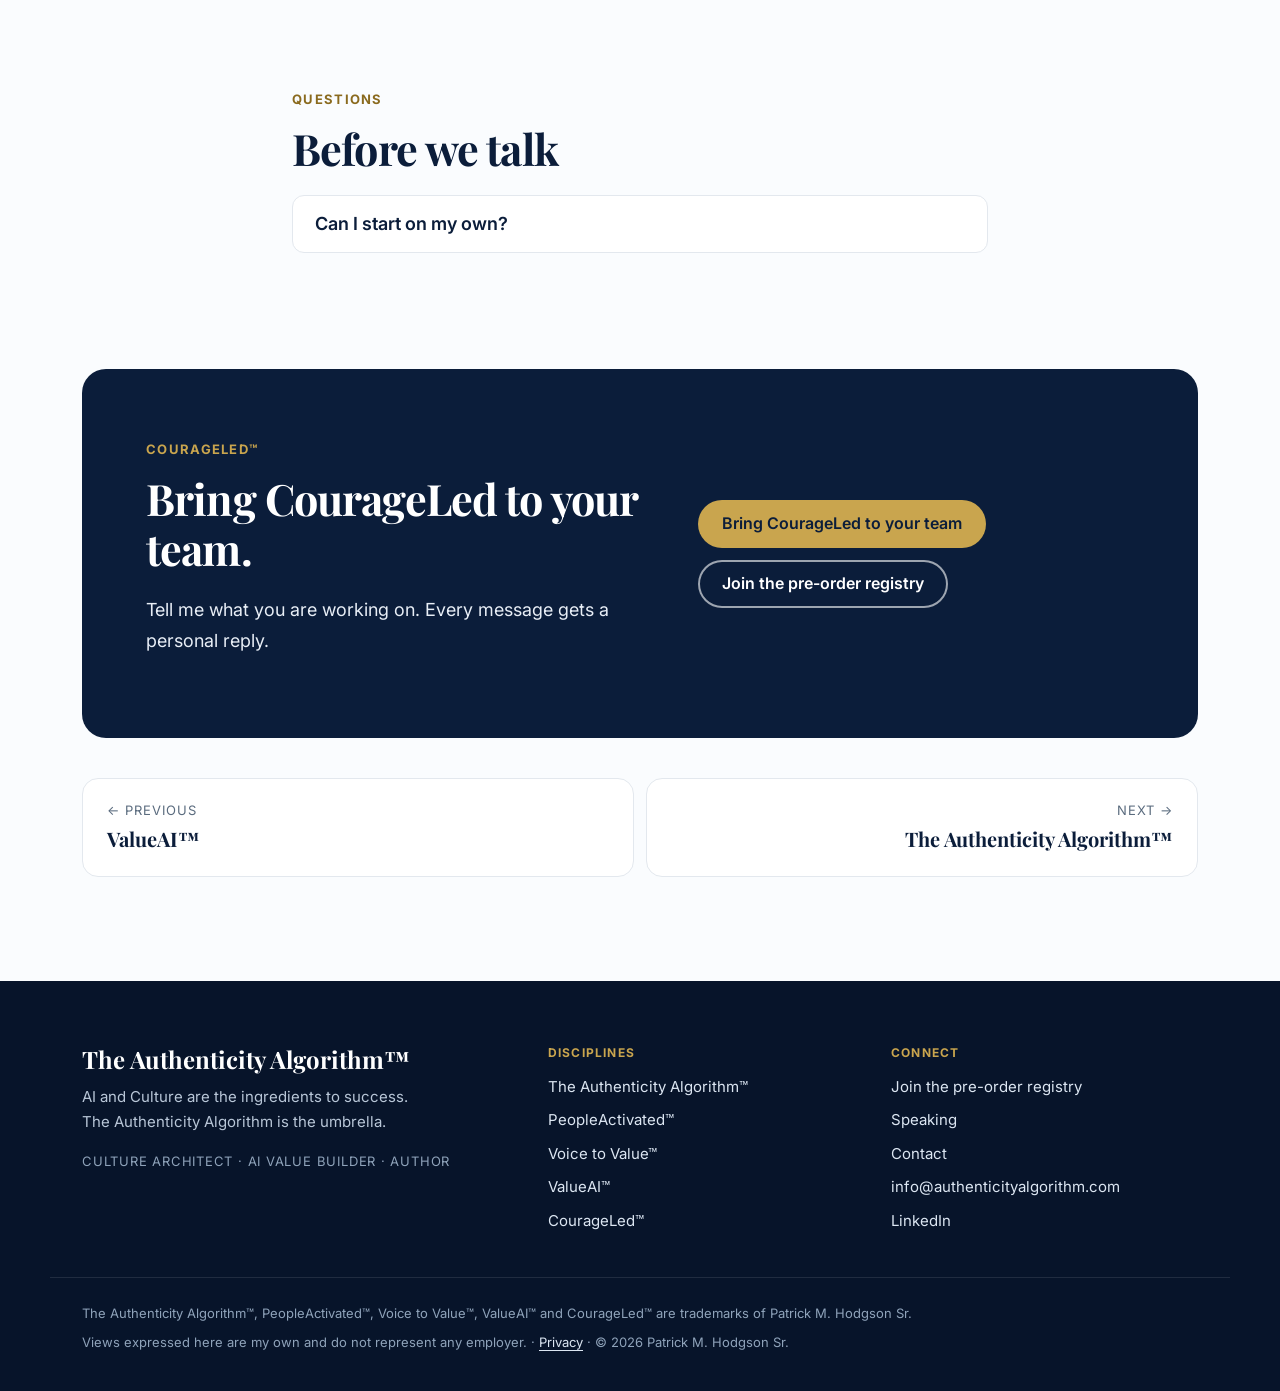
<file: disciplines/courageled/index.html>
<!DOCTYPE html>
<html lang="en">
<head>
  <meta charset="UTF-8">
  <meta name="viewport" content="width=device-width, initial-scale=1.0">
  <title>CourageLed™ — Leadership development program — The Authenticity Algorithm™ | Patrick M. Hodgson Sr.</title>
  <meta name="description" content="A leadership development program that turns courage from a moment into a weekly practice — standard work applied to character.">
  <link rel="canonical" href="https://authenticityalgorithm.com/disciplines/courageled/">
  
  <meta property="og:title" content="CourageLed™ — Leadership development program">
  <meta property="og:description" content="A leadership development program that turns courage from a moment into a weekly practice — standard work applied to character.">
  <meta property="og:url" content="https://authenticityalgorithm.com/disciplines/courageled/">
  <meta property="og:type" content="website">
  <meta name="twitter:card" content="summary">
  <link rel="preconnect" href="https://fonts.googleapis.com">
  <link rel="preconnect" href="https://fonts.gstatic.com" crossorigin>
  <link href="https://fonts.googleapis.com/css2?family=Inter:wght@400;500;600;700&family=Playfair+Display:ital,wght@0,700;0,800;1,700&display=swap" rel="stylesheet">
  <link rel="stylesheet" href="/assets/site.css">
  <link rel="icon" href="data:image/svg+xml,<svg xmlns='http://www.w3.org/2000/svg' viewBox='0 0 64 64'><rect width='64' height='64' rx='14' fill='%230B1D3A'/><text x='32' y='43' font-family='Georgia,serif' font-size='30' font-weight='700' text-anchor='middle' fill='%23C9A54E'>A</text></svg>">
  <script type="application/ld+json">
  {"@context":"https://schema.org","@type":"Person","name":"Patrick M. Hodgson Sr.","jobTitle":"Director, SAP Digital Experience","description":"AI and Culture are the ingredients to success. Author of The Authenticity Algorithm.","url":"https://authenticityalgorithm.com","sameAs":["https://linkedin.com/in/phodgson"],"knowsAbout":["AI transformation","Culture transformation","Enterprise listening","Leadership development"]}
  </script>
</head>
<body class="" style="--mark: #CF6E6E">
  <a class="skip-link" href="#main">Skip to content</a>

  

  <header class="site-header">
    <nav class="nav container" aria-label="Primary">
      <a class="brand" href="/">
        <span class="brand-mark" aria-hidden="true">A</span>
        <span class="brand-text"><span class="brand-name">Patrick M. Hodgson Sr.</span><span class="brand-sub">The Authenticity Algorithm™</span></span>
      </a>
      <button class="nav-toggle" aria-expanded="false" aria-controls="nav-menu">
        <span class="sr-only">Menu</span><span class="nav-toggle-bar" aria-hidden="true"></span>
      </button>
      <ul class="nav-menu" id="nav-menu">
        <li class="has-sub">
          <details class="nav-details">
            <summary aria-current="true">Disciplines</summary>
            <ul class="sub-menu">
              <li><a href="/disciplines/"><strong>Overview</strong><span>All five disciplines</span></a></li>
              
              <li><a href="/disciplines/the-authenticity-algorithm/" style="--dot: #C9A54E"><strong>The Authenticity Algorithm™</strong><span>Leadership coaching, training and workshops</span></a></li>
              
              <li><a href="/disciplines/peopleactivated/" style="--dot: #4EA5C9"><strong>PeopleActivated™</strong><span>Culture transformation engagements</span></a></li>
              
              <li><a href="/disciplines/voice-to-value/" style="--dot: #5EC989"><strong>Voice to Value™</strong><span>Enterprise listening advisory</span></a></li>
              
              <li><a href="/disciplines/valueai/" style="--dot: #8A6ECF"><strong>ValueAI™</strong><span>AI value advisory</span></a></li>
              
              <li><a href="/disciplines/courageled/" style="--dot: #CF6E6E" aria-current="page"><strong>CourageLed™</strong><span>Leadership development program</span></a></li>
              
            </ul>
          </details>
        </li>
        <li><a href="/book/">Book</a></li>
        <li><a href="/speaking/">Speaking</a></li>
        <li><a href="/contact/">Contact</a></li>
        <li><a class="btn btn-small" href="/book/#registry">Join the pre-order registry</a></li>
      </ul>
    </nav>
  </header>

  <main id="main">
    




<section class="mark-hero">
  <div class="container">
    <p class="breadcrumb"><a href="/">Home</a> / <a href="/disciplines/">Disciplines</a> / CourageLed™</p>
    <p class="mark-name">CourageLed™ · The daily practice</p>
    <h1>CourageLed™ <span class="h1-service">Leadership development program</span></h1>
    <p class="lead">A leadership development program that turns courage from a moment into a weekly practice — standard work applied to character.</p>
    <p class="hook">“Leadership without courage is just management with a better title.”</p>
    <div class="btn-row">
      <a class="btn" href="/contact/?topic=CourageLed#inquire">Bring CourageLed to your team</a>
      <a class="btn btn-ghost" href="#model">See how it works</a>
    </div>
  </div>
</section>

<section class="section">
  <div class="container">
    <span class="eyebrow">The problem</span>
    <p class="pullquote reveal">The distance between performing and leading is your courage gap.</p>
    <div class="narrow">
      <p class="lead">Most leaders do not lack conviction. They lack a practice that keeps them honest about where they lead from truth — and where they perform.</p>
    </div>
  </div>
</section>

<section class="section section-sky" id="model">
  <div class="container">
    <div class="section-head">
      <span class="eyebrow">How CourageLed™ works</span>
      <h2>The Courage Audit</h2>
      <p class="lead">Every Friday. Ten minutes, no more. Two questions.</p>
    </div>

    
      <div class="grid grid-2 model  questions">
        
        <div class="model-part reveal">
          <h3>Where did I lead from truth this week?</h3>
          <p>Name the moment. Name what you said. Name what it cost you to say it.</p>
        </div>
        
        <div class="model-part reveal">
          <h3>Where did I perform this week?</h3>
          <p>The time you stayed quiet. The time you said what the room wanted to hear. Do not judge it. See it.</p>
        </div>
        
      </div>
    
    <p class="model-close">Track it weekly. Over time, the ratio shifts — more truth, less performance. That is not inspiration. That is standard work applied to character.</p>

    

    
  </div>
</section>



<section class="section ">
  <div class="container">
    <div class="section-head">
      <span class="eyebrow">Ways to engage</span>
      <h2>What CourageLed™ looks like inside your organization</h2>
      <p class="lead">Every engagement is shaped around your team, your timeline and the result you need.</p>
    </div>
    <div class="grid grid-2">
      
      <div class="card offering reveal">
        <span class="scope">Scoped on request</span>
        <h3>CourageLed™ leadership program</h3>
        <p>The Courage Audit installed as team standard work, with a leader rhythm to sustain it.</p>
        <p class="aud">For: Leadership teams</p>
      </div>
      
      <div class="card offering reveal">
        <span class="scope">On request</span>
        <h3>Keynote: Lead with intention</h3>
        <p>The daily discipline of intentional leadership.</p>
        <p class="aud">For: Leadership conferences and offsites</p>
      </div>
      
    </div>
  </div>
</section>

<section class="section section-sky">
  <div class="container grid grid-2" style="gap:48px">
    <div>
      <span class="eyebrow">AI + Culture</span>
      <h2>Why CourageLed™ matters in the AI era</h2>
      <p class="lead">Open an AI tool and type: “Help me separate the leader I&#39;m performing as from the leader I actually am.” The AI has no investment in your title. The gap between what you type easily and what makes you pause is where the work begins.</p>
    </div>
    <div>
      <span class="eyebrow">In the book</span>
      <h2>The Authenticity Algorithm™</h2>
      <p class="lead">Chapters 1, 4, 6, 11, 13, 15, 16 and 19.</p>
      <a class="btn btn-ghost" href="/book/">About the book</a>
    </div>
  </div>
</section>


<section class="section">
  <div class="container narrow faq">
    <span class="eyebrow">Questions</span>
    <h2>Before we talk</h2>
    <details><summary>Can I start on my own?</summary><p>Yes. Open the Courage Audit worksheet on the book page and start this Friday.</p></details>
  </div>
</section>


<section class="section" style="padding-top:0">
  <div class="container">
    <div class="cta-band">
      <div>
        <span class="eyebrow">CourageLed™</span>
        <h2>Bring CourageLed to your team.</h2>
        <p>Tell me what you are working on. Every message gets a personal reply.</p>
      </div>
      <div class="btn-row" style="margin:0">
        <a class="btn" href="/contact/?topic=CourageLed#inquire">Bring CourageLed to your team</a>
        <a class="btn btn-ghost" href="/book/#registry">Join the pre-order registry</a>
      </div>
    </div>
    <nav class="mark-nav" aria-label="More disciplines" style="margin-top:40px">
      <a class="prev" href="/disciplines/valueai/"><span>← Previous</span><strong>ValueAI™</strong></a>
      <a class="next" href="/disciplines/the-authenticity-algorithm/"><span>Next →</span><strong>The Authenticity Algorithm™</strong></a>
    </nav>
  </div>
</section>

  </main>

  <footer class="site-footer">
    <div class="container footer-grid">
      <div>
        <p class="footer-brand">The Authenticity Algorithm™</p>
        <p class="footer-thesis">AI and Culture are the ingredients to success.<br>The Authenticity Algorithm is the umbrella.</p>
        <p class="footer-stack">Culture Architect · AI Value Builder · Author</p>
      </div>
      <div>
        <p class="footer-head">Disciplines</p>
        <ul><li><a href="/disciplines/the-authenticity-algorithm/">The Authenticity Algorithm™</a></li><li><a href="/disciplines/peopleactivated/">PeopleActivated™</a></li><li><a href="/disciplines/voice-to-value/">Voice to Value™</a></li><li><a href="/disciplines/valueai/">ValueAI™</a></li><li><a href="/disciplines/courageled/">CourageLed™</a></li></ul>
      </div>
      <div>
        <p class="footer-head">Connect</p>
        <ul>
          <li><a href="/book/#registry">Join the pre-order registry</a></li>
          <li><a href="/speaking/">Speaking</a></li>
          <li><a href="/contact/">Contact</a></li>
          <li><a href="mailto:info@authenticityalgorithm.com">info@authenticityalgorithm.com</a></li>
          <li><a href="https://linkedin.com/in/phodgson" rel="noopener">LinkedIn</a></li>
        </ul>
      </div>
    </div>
    <div class="container footer-legal">
      <p>The Authenticity Algorithm™, PeopleActivated™, Voice to Value™, ValueAI™ and CourageLed™ are trademarks of Patrick M. Hodgson Sr.</p>
      <p>Views expressed here are my own and do not represent any employer. · <a href="/privacy/">Privacy</a> · © 2026 Patrick M. Hodgson Sr.</p>
    </div>
  </footer>
  <script src="/assets/site.js" defer></script>
</body>
</html>
</file>
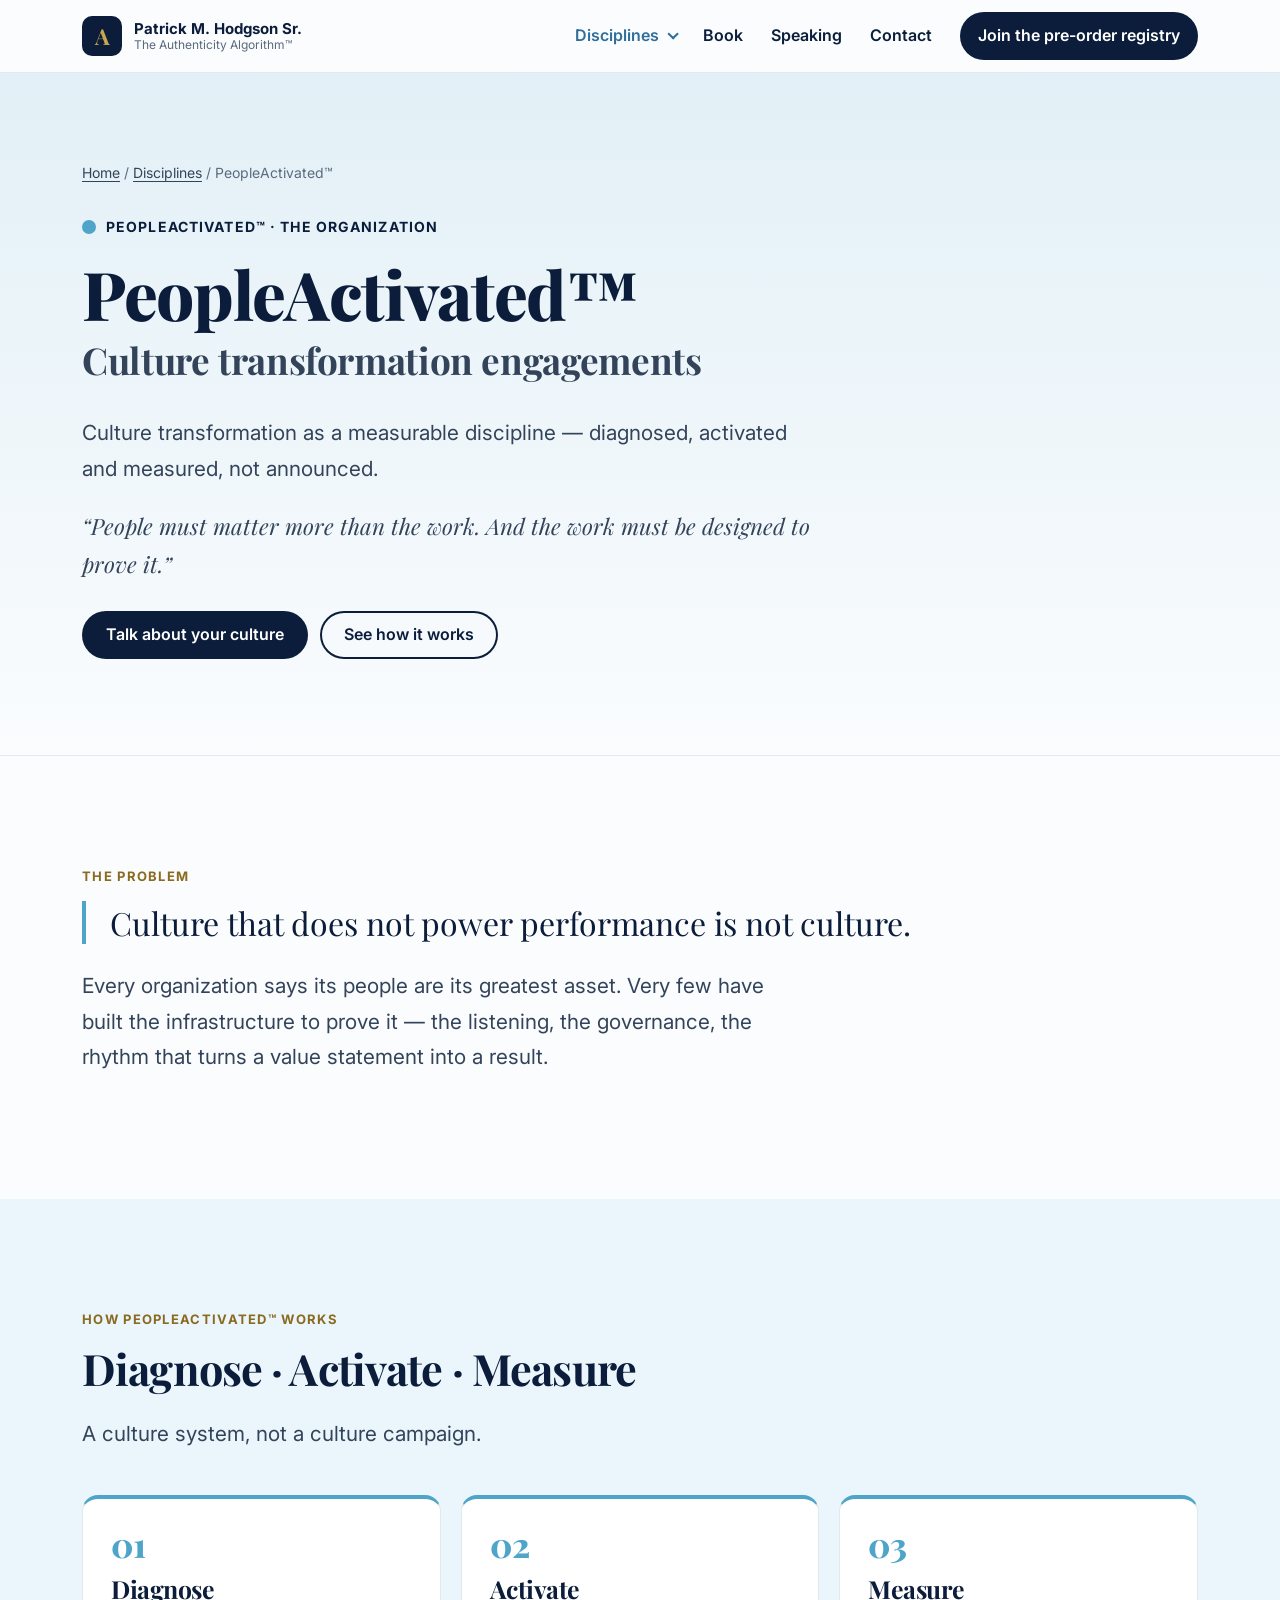
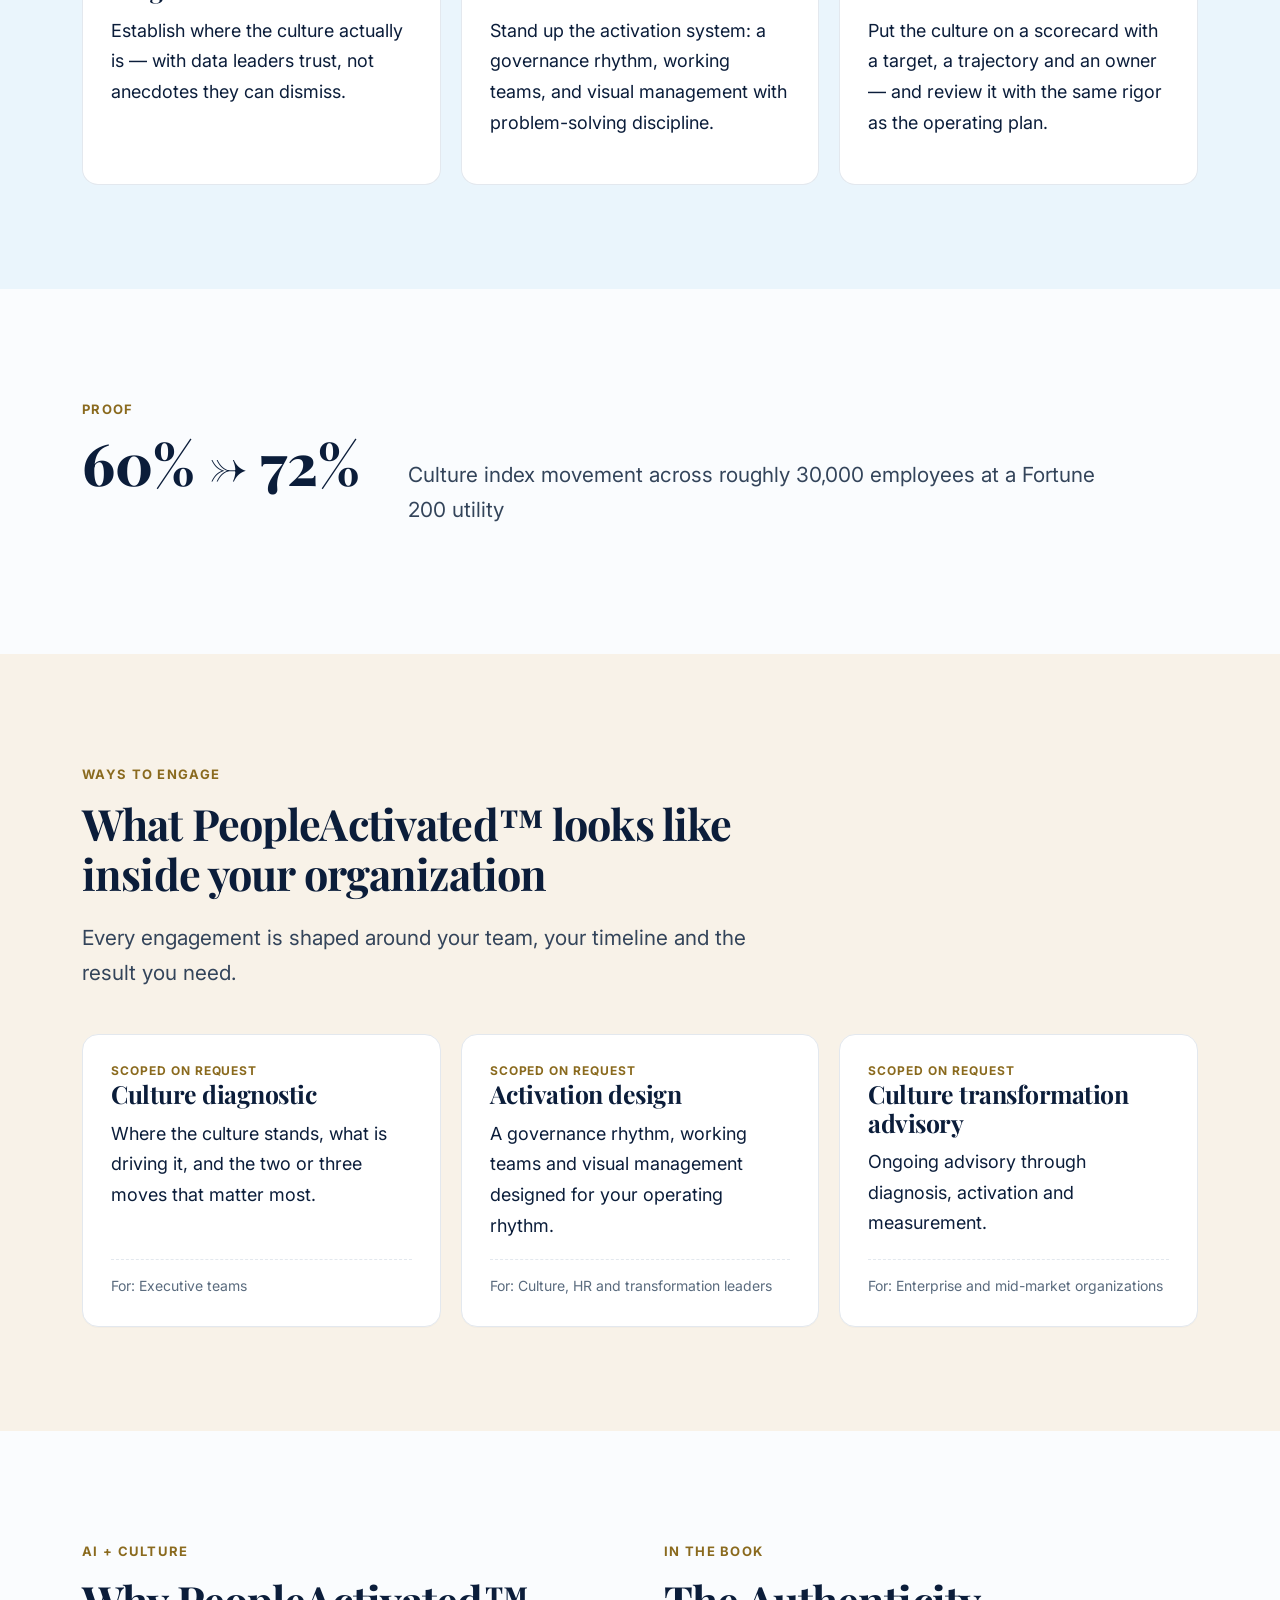
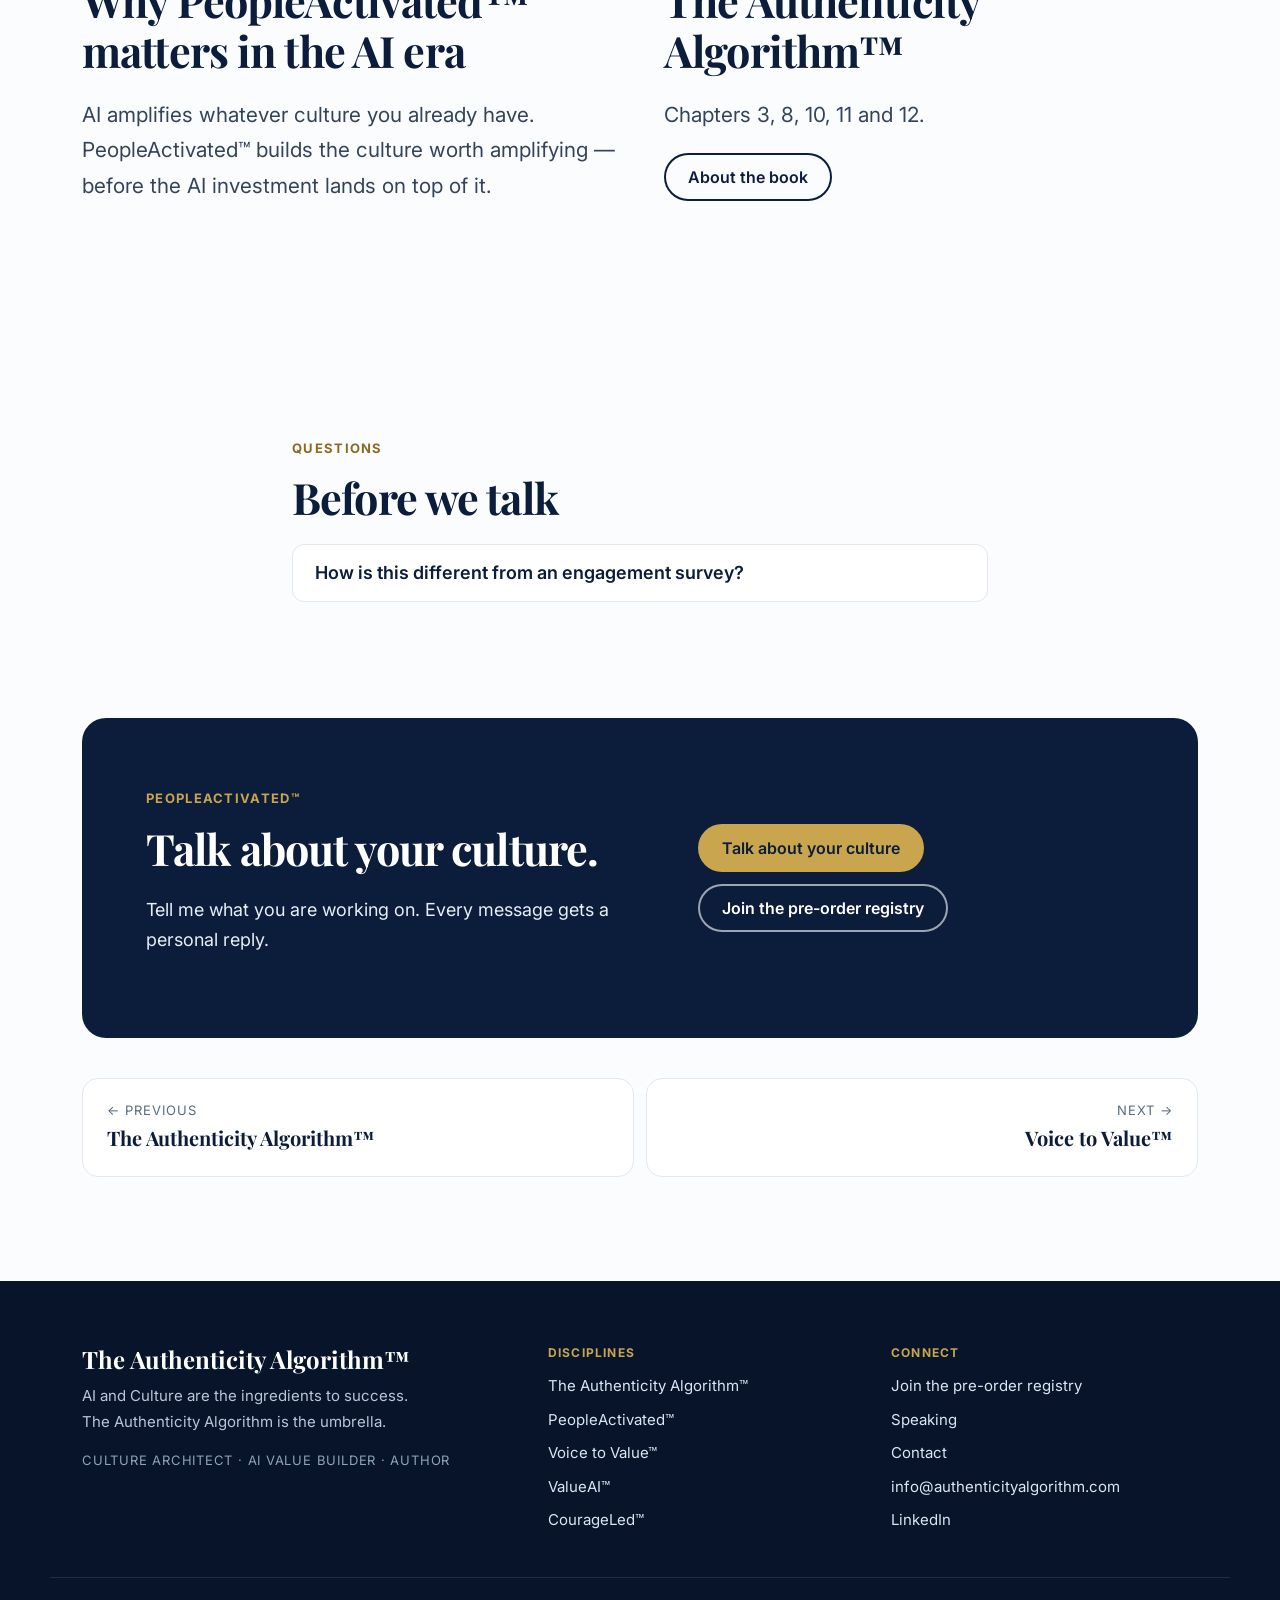
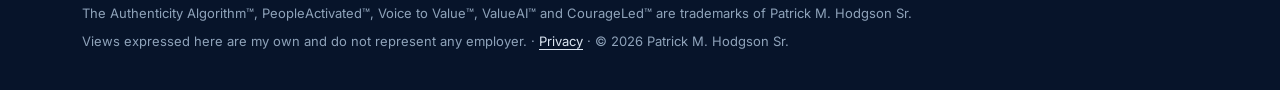
<file: disciplines/peopleactivated/index.html>
<!DOCTYPE html>
<html lang="en">
<head>
  <meta charset="UTF-8">
  <meta name="viewport" content="width=device-width, initial-scale=1.0">
  <title>PeopleActivated™ — Culture transformation engagements — The Authenticity Algorithm™ | Patrick M. Hodgson Sr.</title>
  <meta name="description" content="Culture transformation as a measurable discipline — diagnosed, activated and measured, not announced.">
  <link rel="canonical" href="https://authenticityalgorithm.com/disciplines/peopleactivated/">
  
  <meta property="og:title" content="PeopleActivated™ — Culture transformation engagements">
  <meta property="og:description" content="Culture transformation as a measurable discipline — diagnosed, activated and measured, not announced.">
  <meta property="og:url" content="https://authenticityalgorithm.com/disciplines/peopleactivated/">
  <meta property="og:type" content="website">
  <meta name="twitter:card" content="summary">
  <link rel="preconnect" href="https://fonts.googleapis.com">
  <link rel="preconnect" href="https://fonts.gstatic.com" crossorigin>
  <link href="https://fonts.googleapis.com/css2?family=Inter:wght@400;500;600;700&family=Playfair+Display:ital,wght@0,700;0,800;1,700&display=swap" rel="stylesheet">
  <link rel="stylesheet" href="/assets/site.css">
  <link rel="icon" href="data:image/svg+xml,<svg xmlns='http://www.w3.org/2000/svg' viewBox='0 0 64 64'><rect width='64' height='64' rx='14' fill='%230B1D3A'/><text x='32' y='43' font-family='Georgia,serif' font-size='30' font-weight='700' text-anchor='middle' fill='%23C9A54E'>A</text></svg>">
  <script type="application/ld+json">
  {"@context":"https://schema.org","@type":"Person","name":"Patrick M. Hodgson Sr.","jobTitle":"Director, SAP Digital Experience","description":"AI and Culture are the ingredients to success. Author of The Authenticity Algorithm.","url":"https://authenticityalgorithm.com","sameAs":["https://linkedin.com/in/phodgson"],"knowsAbout":["AI transformation","Culture transformation","Enterprise listening","Leadership development"]}
  </script>
</head>
<body class="" style="--mark: #4EA5C9">
  <a class="skip-link" href="#main">Skip to content</a>

  

  <header class="site-header">
    <nav class="nav container" aria-label="Primary">
      <a class="brand" href="/">
        <span class="brand-mark" aria-hidden="true">A</span>
        <span class="brand-text"><span class="brand-name">Patrick M. Hodgson Sr.</span><span class="brand-sub">The Authenticity Algorithm™</span></span>
      </a>
      <button class="nav-toggle" aria-expanded="false" aria-controls="nav-menu">
        <span class="sr-only">Menu</span><span class="nav-toggle-bar" aria-hidden="true"></span>
      </button>
      <ul class="nav-menu" id="nav-menu">
        <li class="has-sub">
          <details class="nav-details">
            <summary aria-current="true">Disciplines</summary>
            <ul class="sub-menu">
              <li><a href="/disciplines/"><strong>Overview</strong><span>All five disciplines</span></a></li>
              
              <li><a href="/disciplines/the-authenticity-algorithm/" style="--dot: #C9A54E"><strong>The Authenticity Algorithm™</strong><span>Leadership coaching, training and workshops</span></a></li>
              
              <li><a href="/disciplines/peopleactivated/" style="--dot: #4EA5C9" aria-current="page"><strong>PeopleActivated™</strong><span>Culture transformation engagements</span></a></li>
              
              <li><a href="/disciplines/voice-to-value/" style="--dot: #5EC989"><strong>Voice to Value™</strong><span>Enterprise listening advisory</span></a></li>
              
              <li><a href="/disciplines/valueai/" style="--dot: #8A6ECF"><strong>ValueAI™</strong><span>AI value advisory</span></a></li>
              
              <li><a href="/disciplines/courageled/" style="--dot: #CF6E6E"><strong>CourageLed™</strong><span>Leadership development program</span></a></li>
              
            </ul>
          </details>
        </li>
        <li><a href="/book/">Book</a></li>
        <li><a href="/speaking/">Speaking</a></li>
        <li><a href="/contact/">Contact</a></li>
        <li><a class="btn btn-small" href="/book/#registry">Join the pre-order registry</a></li>
      </ul>
    </nav>
  </header>

  <main id="main">
    




<section class="mark-hero">
  <div class="container">
    <p class="breadcrumb"><a href="/">Home</a> / <a href="/disciplines/">Disciplines</a> / PeopleActivated™</p>
    <p class="mark-name">PeopleActivated™ · The organization</p>
    <h1>PeopleActivated™ <span class="h1-service">Culture transformation engagements</span></h1>
    <p class="lead">Culture transformation as a measurable discipline — diagnosed, activated and measured, not announced.</p>
    <p class="hook">“People must matter more than the work. And the work must be designed to prove it.”</p>
    <div class="btn-row">
      <a class="btn" href="/contact/?topic=PeopleActivated#inquire">Talk about your culture</a>
      <a class="btn btn-ghost" href="#model">See how it works</a>
    </div>
  </div>
</section>

<section class="section">
  <div class="container">
    <span class="eyebrow">The problem</span>
    <p class="pullquote reveal">Culture that does not power performance is not culture.</p>
    <div class="narrow">
      <p class="lead">Every organization says its people are its greatest asset. Very few have built the infrastructure to prove it — the listening, the governance, the rhythm that turns a value statement into a result.</p>
    </div>
  </div>
</section>

<section class="section section-sky" id="model">
  <div class="container">
    <div class="section-head">
      <span class="eyebrow">How PeopleActivated™ works</span>
      <h2>Diagnose · Activate · Measure</h2>
      <p class="lead">A culture system, not a culture campaign.</p>
    </div>

    
      <div class="grid grid-3 model model-steps ">
        
        <div class="model-part reveal">
          <h3>Diagnose</h3>
          <p>Establish where the culture actually is — with data leaders trust, not anecdotes they can dismiss.</p>
        </div>
        
        <div class="model-part reveal">
          <h3>Activate</h3>
          <p>Stand up the activation system: a governance rhythm, working teams, and visual management with problem-solving discipline.</p>
        </div>
        
        <div class="model-part reveal">
          <h3>Measure</h3>
          <p>Put the culture on a scorecard with a target, a trajectory and an owner — and review it with the same rigor as the operating plan.</p>
        </div>
        
      </div>
    
    

    

    
  </div>
</section>


<section class="section">
  <div class="container">
    <span class="eyebrow">Proof</span>
    
    <div class="proof reveal"><p class="stat">60% → 72%</p><p class="lead" style="margin:0">Culture index movement across roughly 30,000 employees at a Fortune 200 utility</p></div>
    
  </div>
</section>


<section class="section section-sand">
  <div class="container">
    <div class="section-head">
      <span class="eyebrow">Ways to engage</span>
      <h2>What PeopleActivated™ looks like inside your organization</h2>
      <p class="lead">Every engagement is shaped around your team, your timeline and the result you need.</p>
    </div>
    <div class="grid grid-3">
      
      <div class="card offering reveal">
        <span class="scope">Scoped on request</span>
        <h3>Culture diagnostic</h3>
        <p>Where the culture stands, what is driving it, and the two or three moves that matter most.</p>
        <p class="aud">For: Executive teams</p>
      </div>
      
      <div class="card offering reveal">
        <span class="scope">Scoped on request</span>
        <h3>Activation design</h3>
        <p>A governance rhythm, working teams and visual management designed for your operating rhythm.</p>
        <p class="aud">For: Culture, HR and transformation leaders</p>
      </div>
      
      <div class="card offering reveal">
        <span class="scope">Scoped on request</span>
        <h3>Culture transformation advisory</h3>
        <p>Ongoing advisory through diagnosis, activation and measurement.</p>
        <p class="aud">For: Enterprise and mid-market organizations</p>
      </div>
      
    </div>
  </div>
</section>

<section class="section ">
  <div class="container grid grid-2" style="gap:48px">
    <div>
      <span class="eyebrow">AI + Culture</span>
      <h2>Why PeopleActivated™ matters in the AI era</h2>
      <p class="lead">AI amplifies whatever culture you already have. PeopleActivated™ builds the culture worth amplifying — before the AI investment lands on top of it.</p>
    </div>
    <div>
      <span class="eyebrow">In the book</span>
      <h2>The Authenticity Algorithm™</h2>
      <p class="lead">Chapters 3, 8, 10, 11 and 12.</p>
      <a class="btn btn-ghost" href="/book/">About the book</a>
    </div>
  </div>
</section>


<section class="section">
  <div class="container narrow faq">
    <span class="eyebrow">Questions</span>
    <h2>Before we talk</h2>
    <details><summary>How is this different from an engagement survey?</summary><p>A survey tells you where you are. PeopleActivated™ is the system that moves the number — and keeps it moving.</p></details>
  </div>
</section>


<section class="section" style="padding-top:0">
  <div class="container">
    <div class="cta-band">
      <div>
        <span class="eyebrow">PeopleActivated™</span>
        <h2>Talk about your culture.</h2>
        <p>Tell me what you are working on. Every message gets a personal reply.</p>
      </div>
      <div class="btn-row" style="margin:0">
        <a class="btn" href="/contact/?topic=PeopleActivated#inquire">Talk about your culture</a>
        <a class="btn btn-ghost" href="/book/#registry">Join the pre-order registry</a>
      </div>
    </div>
    <nav class="mark-nav" aria-label="More disciplines" style="margin-top:40px">
      <a class="prev" href="/disciplines/the-authenticity-algorithm/"><span>← Previous</span><strong>The Authenticity Algorithm™</strong></a>
      <a class="next" href="/disciplines/voice-to-value/"><span>Next →</span><strong>Voice to Value™</strong></a>
    </nav>
  </div>
</section>

  </main>

  <footer class="site-footer">
    <div class="container footer-grid">
      <div>
        <p class="footer-brand">The Authenticity Algorithm™</p>
        <p class="footer-thesis">AI and Culture are the ingredients to success.<br>The Authenticity Algorithm is the umbrella.</p>
        <p class="footer-stack">Culture Architect · AI Value Builder · Author</p>
      </div>
      <div>
        <p class="footer-head">Disciplines</p>
        <ul><li><a href="/disciplines/the-authenticity-algorithm/">The Authenticity Algorithm™</a></li><li><a href="/disciplines/peopleactivated/">PeopleActivated™</a></li><li><a href="/disciplines/voice-to-value/">Voice to Value™</a></li><li><a href="/disciplines/valueai/">ValueAI™</a></li><li><a href="/disciplines/courageled/">CourageLed™</a></li></ul>
      </div>
      <div>
        <p class="footer-head">Connect</p>
        <ul>
          <li><a href="/book/#registry">Join the pre-order registry</a></li>
          <li><a href="/speaking/">Speaking</a></li>
          <li><a href="/contact/">Contact</a></li>
          <li><a href="mailto:info@authenticityalgorithm.com">info@authenticityalgorithm.com</a></li>
          <li><a href="https://linkedin.com/in/phodgson" rel="noopener">LinkedIn</a></li>
        </ul>
      </div>
    </div>
    <div class="container footer-legal">
      <p>The Authenticity Algorithm™, PeopleActivated™, Voice to Value™, ValueAI™ and CourageLed™ are trademarks of Patrick M. Hodgson Sr.</p>
      <p>Views expressed here are my own and do not represent any employer. · <a href="/privacy/">Privacy</a> · © 2026 Patrick M. Hodgson Sr.</p>
    </div>
  </footer>
  <script src="/assets/site.js" defer></script>
</body>
</html>
</file>
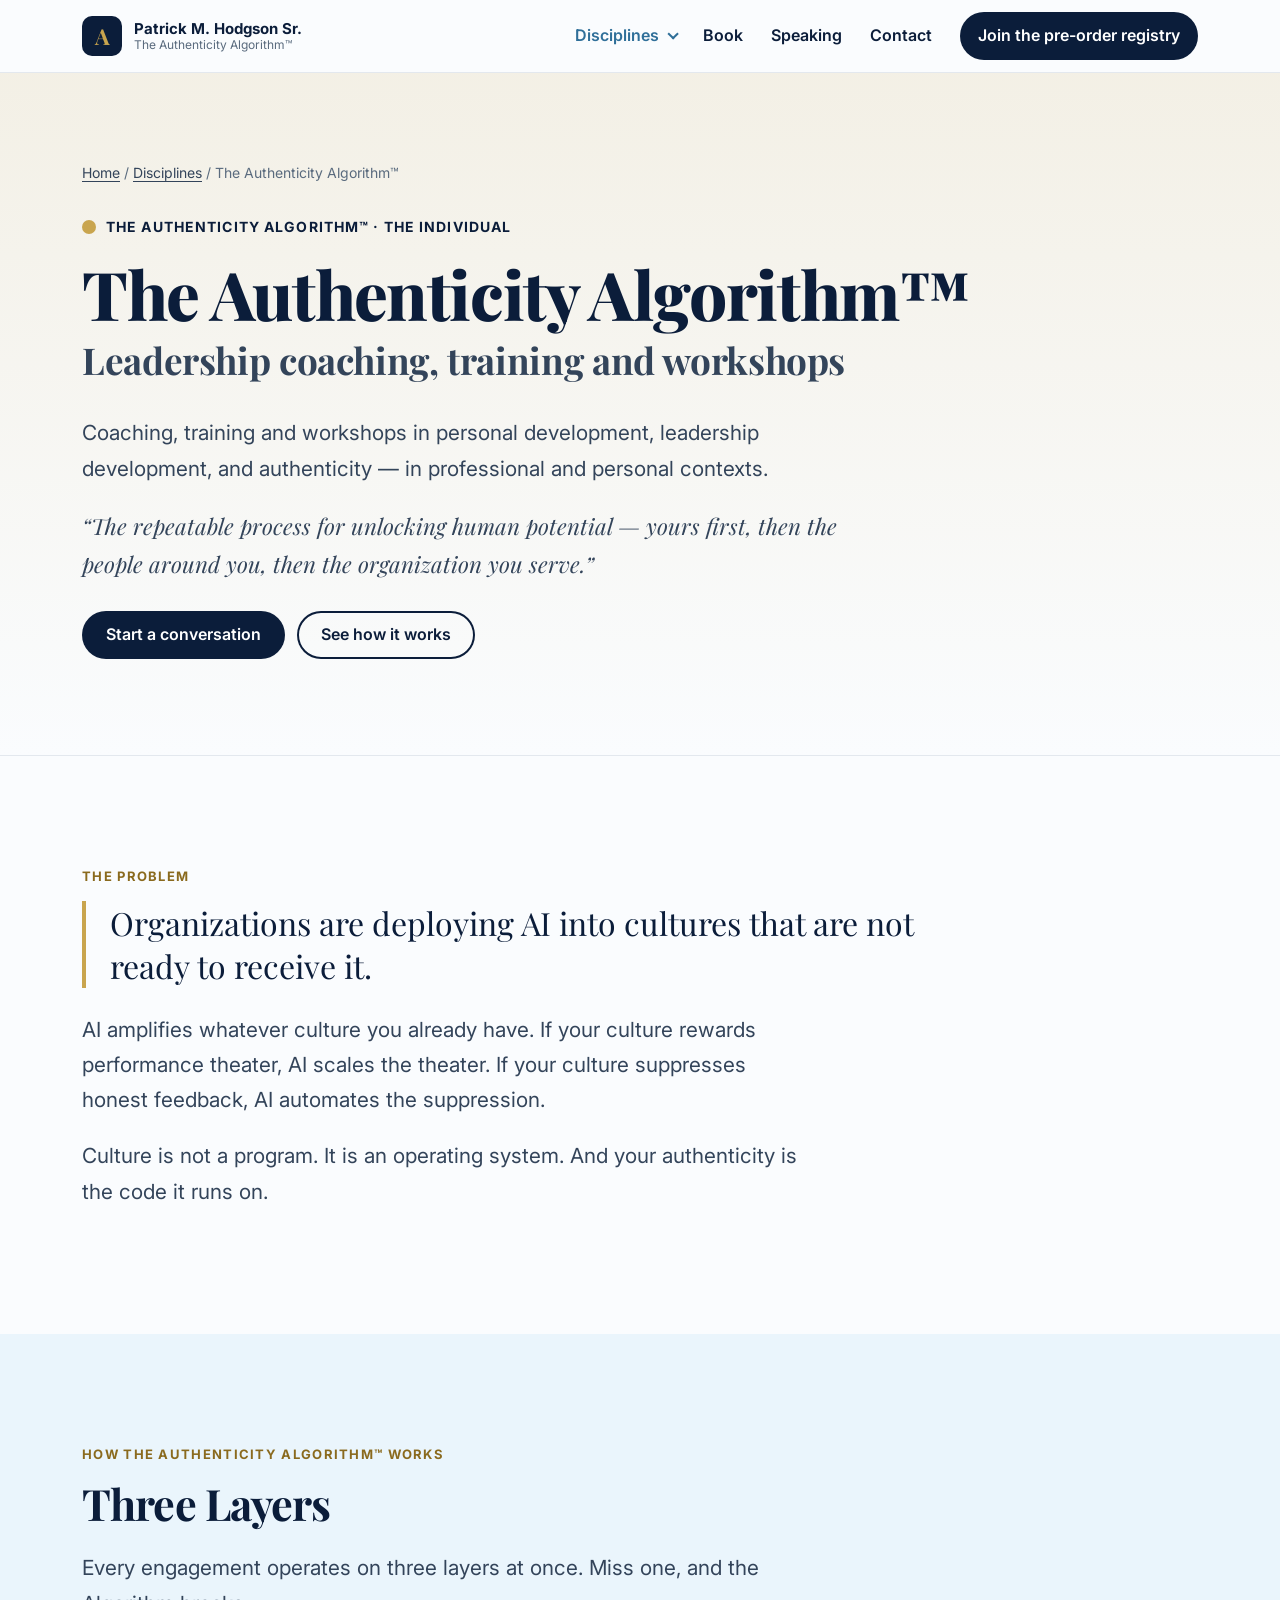
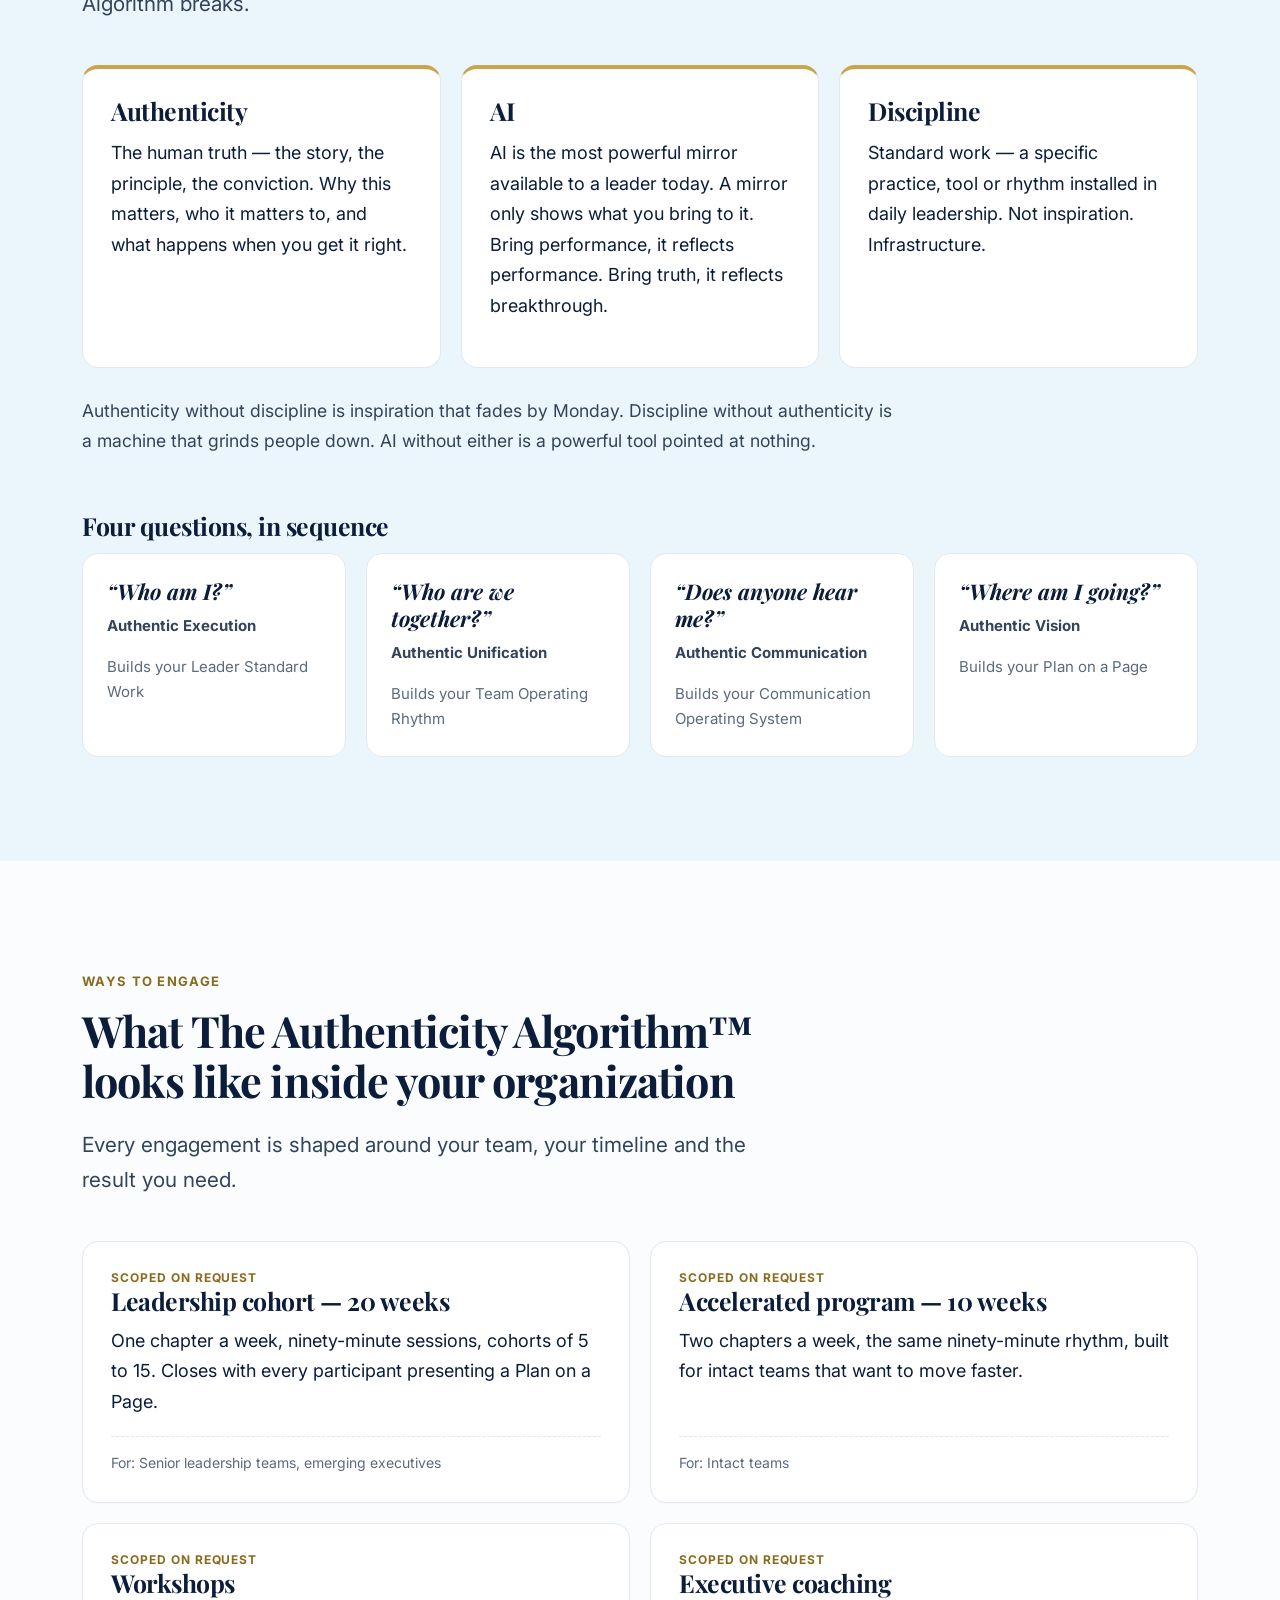
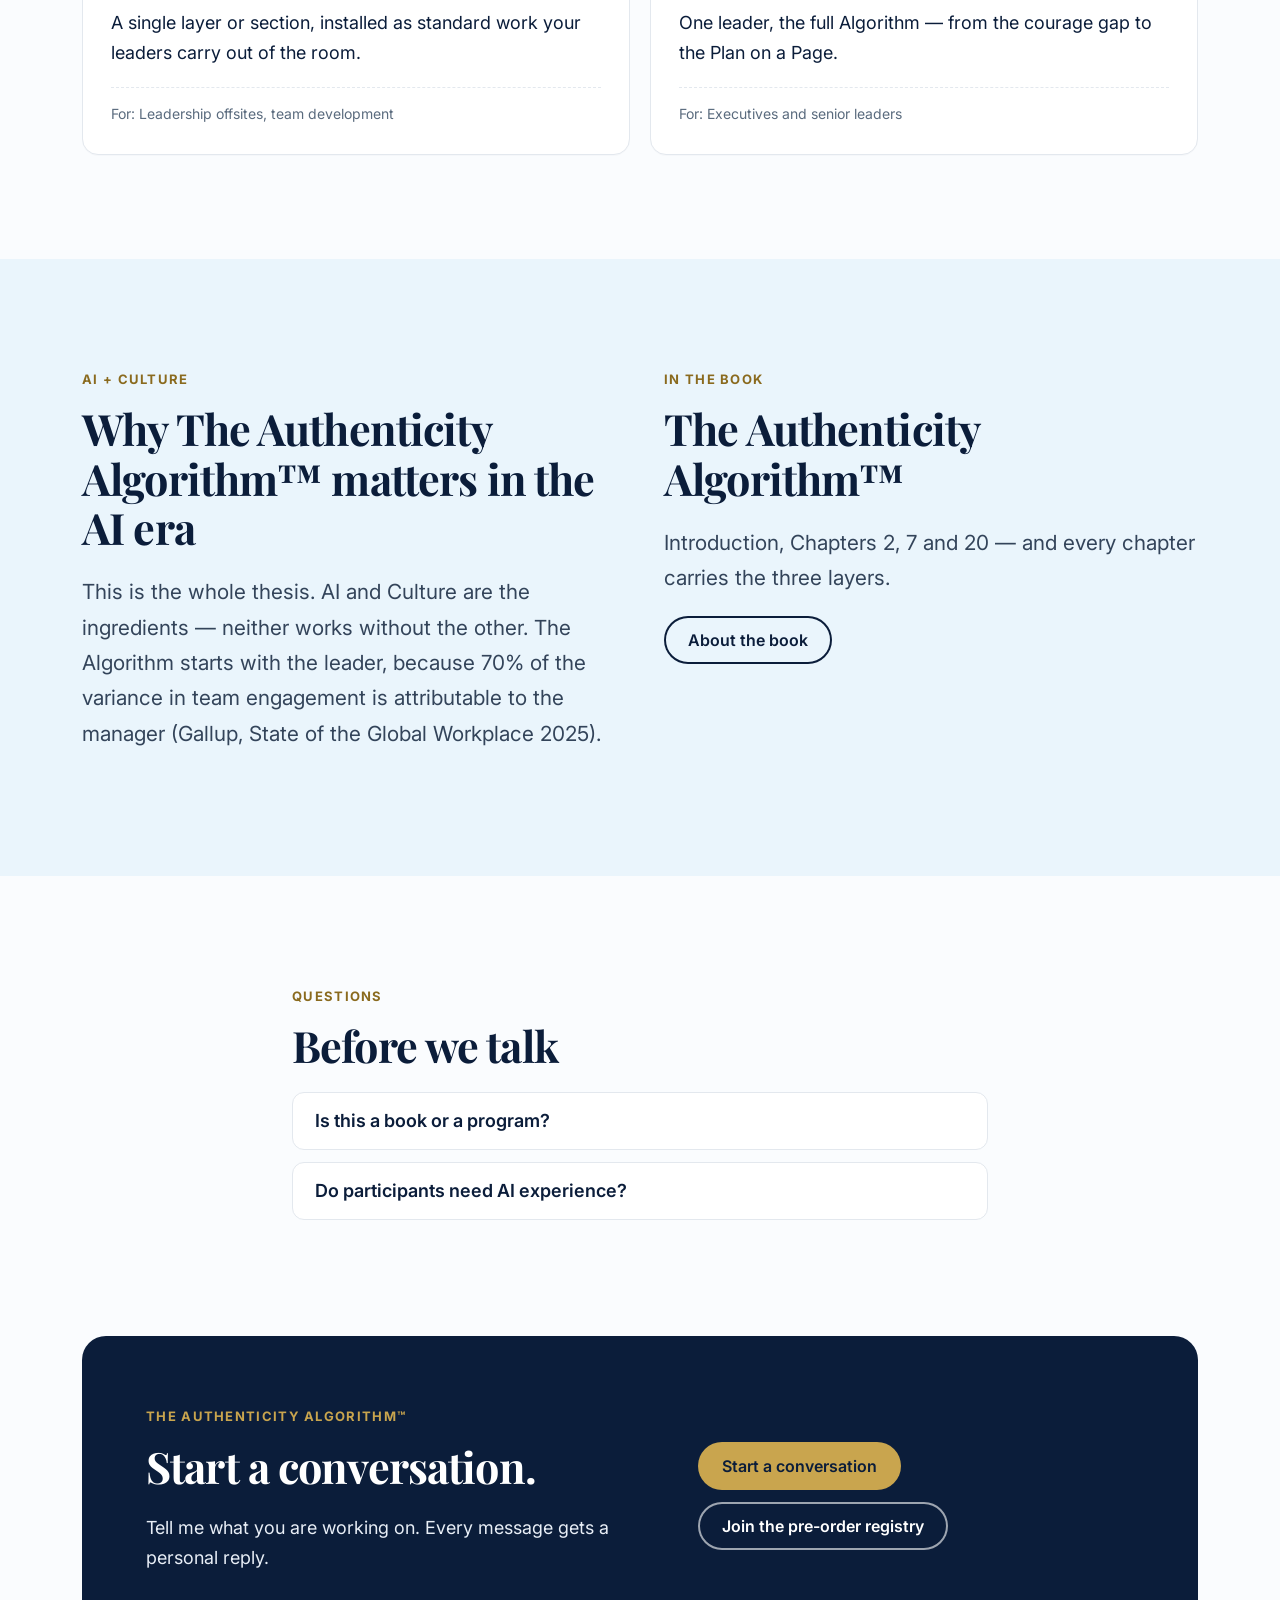
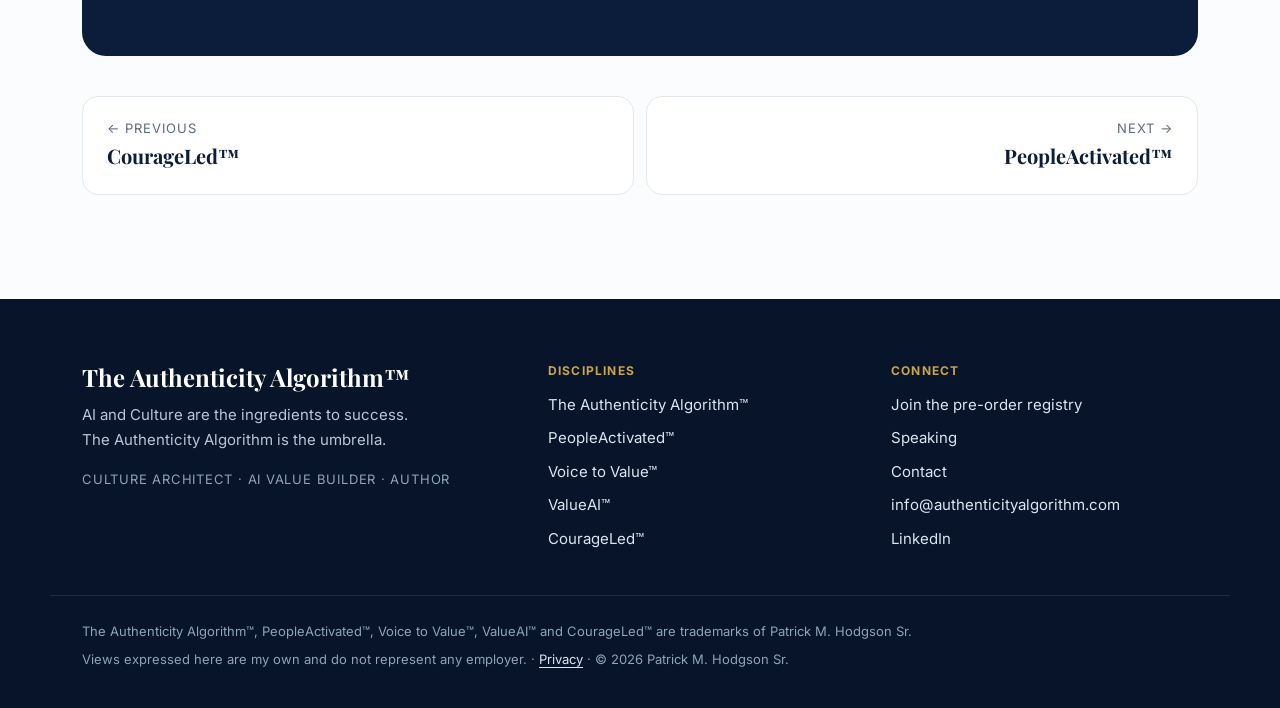
<file: disciplines/the-authenticity-algorithm/index.html>
<!DOCTYPE html>
<html lang="en">
<head>
  <meta charset="UTF-8">
  <meta name="viewport" content="width=device-width, initial-scale=1.0">
  <title>The Authenticity Algorithm™ — Leadership coaching, training and workshops — The Authenticity Algorithm™ | Patrick M. Hodgson Sr.</title>
  <meta name="description" content="Coaching, training and workshops in personal development, leadership development, and authenticity — in professional and personal contexts.">
  <link rel="canonical" href="https://authenticityalgorithm.com/disciplines/the-authenticity-algorithm/">
  
  <meta property="og:title" content="The Authenticity Algorithm™ — Leadership coaching, training and workshops">
  <meta property="og:description" content="Coaching, training and workshops in personal development, leadership development, and authenticity — in professional and personal contexts.">
  <meta property="og:url" content="https://authenticityalgorithm.com/disciplines/the-authenticity-algorithm/">
  <meta property="og:type" content="website">
  <meta name="twitter:card" content="summary">
  <link rel="preconnect" href="https://fonts.googleapis.com">
  <link rel="preconnect" href="https://fonts.gstatic.com" crossorigin>
  <link href="https://fonts.googleapis.com/css2?family=Inter:wght@400;500;600;700&family=Playfair+Display:ital,wght@0,700;0,800;1,700&display=swap" rel="stylesheet">
  <link rel="stylesheet" href="/assets/site.css">
  <link rel="icon" href="data:image/svg+xml,<svg xmlns='http://www.w3.org/2000/svg' viewBox='0 0 64 64'><rect width='64' height='64' rx='14' fill='%230B1D3A'/><text x='32' y='43' font-family='Georgia,serif' font-size='30' font-weight='700' text-anchor='middle' fill='%23C9A54E'>A</text></svg>">
  <script type="application/ld+json">
  {"@context":"https://schema.org","@type":"Person","name":"Patrick M. Hodgson Sr.","jobTitle":"Director, SAP Digital Experience","description":"AI and Culture are the ingredients to success. Author of The Authenticity Algorithm.","url":"https://authenticityalgorithm.com","sameAs":["https://linkedin.com/in/phodgson"],"knowsAbout":["AI transformation","Culture transformation","Enterprise listening","Leadership development"]}
  </script>
</head>
<body class="" style="--mark: #C9A54E">
  <a class="skip-link" href="#main">Skip to content</a>

  

  <header class="site-header">
    <nav class="nav container" aria-label="Primary">
      <a class="brand" href="/">
        <span class="brand-mark" aria-hidden="true">A</span>
        <span class="brand-text"><span class="brand-name">Patrick M. Hodgson Sr.</span><span class="brand-sub">The Authenticity Algorithm™</span></span>
      </a>
      <button class="nav-toggle" aria-expanded="false" aria-controls="nav-menu">
        <span class="sr-only">Menu</span><span class="nav-toggle-bar" aria-hidden="true"></span>
      </button>
      <ul class="nav-menu" id="nav-menu">
        <li class="has-sub">
          <details class="nav-details">
            <summary aria-current="true">Disciplines</summary>
            <ul class="sub-menu">
              <li><a href="/disciplines/"><strong>Overview</strong><span>All five disciplines</span></a></li>
              
              <li><a href="/disciplines/the-authenticity-algorithm/" style="--dot: #C9A54E" aria-current="page"><strong>The Authenticity Algorithm™</strong><span>Leadership coaching, training and workshops</span></a></li>
              
              <li><a href="/disciplines/peopleactivated/" style="--dot: #4EA5C9"><strong>PeopleActivated™</strong><span>Culture transformation engagements</span></a></li>
              
              <li><a href="/disciplines/voice-to-value/" style="--dot: #5EC989"><strong>Voice to Value™</strong><span>Enterprise listening advisory</span></a></li>
              
              <li><a href="/disciplines/valueai/" style="--dot: #8A6ECF"><strong>ValueAI™</strong><span>AI value advisory</span></a></li>
              
              <li><a href="/disciplines/courageled/" style="--dot: #CF6E6E"><strong>CourageLed™</strong><span>Leadership development program</span></a></li>
              
            </ul>
          </details>
        </li>
        <li><a href="/book/">Book</a></li>
        <li><a href="/speaking/">Speaking</a></li>
        <li><a href="/contact/">Contact</a></li>
        <li><a class="btn btn-small" href="/book/#registry">Join the pre-order registry</a></li>
      </ul>
    </nav>
  </header>

  <main id="main">
    




<section class="mark-hero">
  <div class="container">
    <p class="breadcrumb"><a href="/">Home</a> / <a href="/disciplines/">Disciplines</a> / The Authenticity Algorithm™</p>
    <p class="mark-name">The Authenticity Algorithm™ · The individual</p>
    <h1>The Authenticity Algorithm™ <span class="h1-service">Leadership coaching, training and workshops</span></h1>
    <p class="lead">Coaching, training and workshops in personal development, leadership development, and authenticity — in professional and personal contexts.</p>
    <p class="hook">“The repeatable process for unlocking human potential — yours first, then the people around you, then the organization you serve.”</p>
    <div class="btn-row">
      <a class="btn" href="/contact/?topic=The%20Authenticity%20Algorithm#inquire">Start a conversation</a>
      <a class="btn btn-ghost" href="#model">See how it works</a>
    </div>
  </div>
</section>

<section class="section">
  <div class="container">
    <span class="eyebrow">The problem</span>
    <p class="pullquote reveal">Organizations are deploying AI into cultures that are not ready to receive it.</p>
    <div class="narrow">
      <p class="lead">AI amplifies whatever culture you already have. If your culture rewards performance theater, AI scales the theater. If your culture suppresses honest feedback, AI automates the suppression.</p><p class="lead">Culture is not a program. It is an operating system. And your authenticity is the code it runs on.</p>
    </div>
  </div>
</section>

<section class="section section-sky" id="model">
  <div class="container">
    <div class="section-head">
      <span class="eyebrow">How The Authenticity Algorithm™ works</span>
      <h2>Three Layers</h2>
      <p class="lead">Every engagement operates on three layers at once. Miss one, and the Algorithm breaks.</p>
    </div>

    
      <div class="grid grid-3 model  ">
        
        <div class="model-part reveal">
          <h3>Authenticity</h3>
          <p>The human truth — the story, the principle, the conviction. Why this matters, who it matters to, and what happens when you get it right.</p>
        </div>
        
        <div class="model-part reveal">
          <h3>AI</h3>
          <p>AI is the most powerful mirror available to a leader today. A mirror only shows what you bring to it. Bring performance, it reflects performance. Bring truth, it reflects breakthrough.</p>
        </div>
        
        <div class="model-part reveal">
          <h3>Discipline</h3>
          <p>Standard work — a specific practice, tool or rhythm installed in daily leadership. Not inspiration. Infrastructure.</p>
        </div>
        
      </div>
    
    <p class="model-close">Authenticity without discipline is inspiration that fades by Monday. Discipline without authenticity is a machine that grinds people down. AI without either is a powerful tool pointed at nothing.</p>

    
      <h3 style="margin-top:56px">Four questions, in sequence</h3>
      <div class="grid grid-4">
        <div class="stage reveal"><p class="q">“Who am I?”</p><p class="n">Authentic Execution</p><p class="b">Builds your Leader Standard Work</p></div><div class="stage reveal"><p class="q">“Who are we together?”</p><p class="n">Authentic Unification</p><p class="b">Builds your Team Operating Rhythm</p></div><div class="stage reveal"><p class="q">“Does anyone hear me?”</p><p class="n">Authentic Communication</p><p class="b">Builds your Communication Operating System</p></div><div class="stage reveal"><p class="q">“Where am I going?”</p><p class="n">Authentic Vision</p><p class="b">Builds your Plan on a Page</p></div>
      </div>
    

    
  </div>
</section>



<section class="section ">
  <div class="container">
    <div class="section-head">
      <span class="eyebrow">Ways to engage</span>
      <h2>What The Authenticity Algorithm™ looks like inside your organization</h2>
      <p class="lead">Every engagement is shaped around your team, your timeline and the result you need.</p>
    </div>
    <div class="grid grid-2">
      
      <div class="card offering reveal">
        <span class="scope">Scoped on request</span>
        <h3>Leadership cohort — 20 weeks</h3>
        <p>One chapter a week, ninety-minute sessions, cohorts of 5 to 15. Closes with every participant presenting a Plan on a Page.</p>
        <p class="aud">For: Senior leadership teams, emerging executives</p>
      </div>
      
      <div class="card offering reveal">
        <span class="scope">Scoped on request</span>
        <h3>Accelerated program — 10 weeks</h3>
        <p>Two chapters a week, the same ninety-minute rhythm, built for intact teams that want to move faster.</p>
        <p class="aud">For: Intact teams</p>
      </div>
      
      <div class="card offering reveal">
        <span class="scope">Scoped on request</span>
        <h3>Workshops</h3>
        <p>A single layer or section, installed as standard work your leaders carry out of the room.</p>
        <p class="aud">For: Leadership offsites, team development</p>
      </div>
      
      <div class="card offering reveal">
        <span class="scope">Scoped on request</span>
        <h3>Executive coaching</h3>
        <p>One leader, the full Algorithm — from the courage gap to the Plan on a Page.</p>
        <p class="aud">For: Executives and senior leaders</p>
      </div>
      
    </div>
  </div>
</section>

<section class="section section-sky">
  <div class="container grid grid-2" style="gap:48px">
    <div>
      <span class="eyebrow">AI + Culture</span>
      <h2>Why The Authenticity Algorithm™ matters in the AI era</h2>
      <p class="lead">This is the whole thesis. AI and Culture are the ingredients — neither works without the other. The Algorithm starts with the leader, because 70% of the variance in team engagement is attributable to the manager (Gallup, State of the Global Workplace 2025).</p>
    </div>
    <div>
      <span class="eyebrow">In the book</span>
      <h2>The Authenticity Algorithm™</h2>
      <p class="lead">Introduction, Chapters 2, 7 and 20 — and every chapter carries the three layers.</p>
      <a class="btn btn-ghost" href="/book/">About the book</a>
    </div>
  </div>
</section>


<section class="section">
  <div class="container narrow faq">
    <span class="eyebrow">Questions</span>
    <h2>Before we talk</h2>
    <details><summary>Is this a book or a program?</summary><p>Both. The book is the system. The cohort, workshops and coaching are how teams install it together.</p></details><details><summary>Do participants need AI experience?</summary><p>No. Every chapter opens with one prompt. The skill being built is the question, not the tool — learn to ask the question; the answer is the easy part.</p></details>
  </div>
</section>


<section class="section" style="padding-top:0">
  <div class="container">
    <div class="cta-band">
      <div>
        <span class="eyebrow">The Authenticity Algorithm™</span>
        <h2>Start a conversation.</h2>
        <p>Tell me what you are working on. Every message gets a personal reply.</p>
      </div>
      <div class="btn-row" style="margin:0">
        <a class="btn" href="/contact/?topic=The%20Authenticity%20Algorithm#inquire">Start a conversation</a>
        <a class="btn btn-ghost" href="/book/#registry">Join the pre-order registry</a>
      </div>
    </div>
    <nav class="mark-nav" aria-label="More disciplines" style="margin-top:40px">
      <a class="prev" href="/disciplines/courageled/"><span>← Previous</span><strong>CourageLed™</strong></a>
      <a class="next" href="/disciplines/peopleactivated/"><span>Next →</span><strong>PeopleActivated™</strong></a>
    </nav>
  </div>
</section>

  </main>

  <footer class="site-footer">
    <div class="container footer-grid">
      <div>
        <p class="footer-brand">The Authenticity Algorithm™</p>
        <p class="footer-thesis">AI and Culture are the ingredients to success.<br>The Authenticity Algorithm is the umbrella.</p>
        <p class="footer-stack">Culture Architect · AI Value Builder · Author</p>
      </div>
      <div>
        <p class="footer-head">Disciplines</p>
        <ul><li><a href="/disciplines/the-authenticity-algorithm/">The Authenticity Algorithm™</a></li><li><a href="/disciplines/peopleactivated/">PeopleActivated™</a></li><li><a href="/disciplines/voice-to-value/">Voice to Value™</a></li><li><a href="/disciplines/valueai/">ValueAI™</a></li><li><a href="/disciplines/courageled/">CourageLed™</a></li></ul>
      </div>
      <div>
        <p class="footer-head">Connect</p>
        <ul>
          <li><a href="/book/#registry">Join the pre-order registry</a></li>
          <li><a href="/speaking/">Speaking</a></li>
          <li><a href="/contact/">Contact</a></li>
          <li><a href="mailto:info@authenticityalgorithm.com">info@authenticityalgorithm.com</a></li>
          <li><a href="https://linkedin.com/in/phodgson" rel="noopener">LinkedIn</a></li>
        </ul>
      </div>
    </div>
    <div class="container footer-legal">
      <p>The Authenticity Algorithm™, PeopleActivated™, Voice to Value™, ValueAI™ and CourageLed™ are trademarks of Patrick M. Hodgson Sr.</p>
      <p>Views expressed here are my own and do not represent any employer. · <a href="/privacy/">Privacy</a> · © 2026 Patrick M. Hodgson Sr.</p>
    </div>
  </footer>
  <script src="/assets/site.js" defer></script>
</body>
</html>
</file>
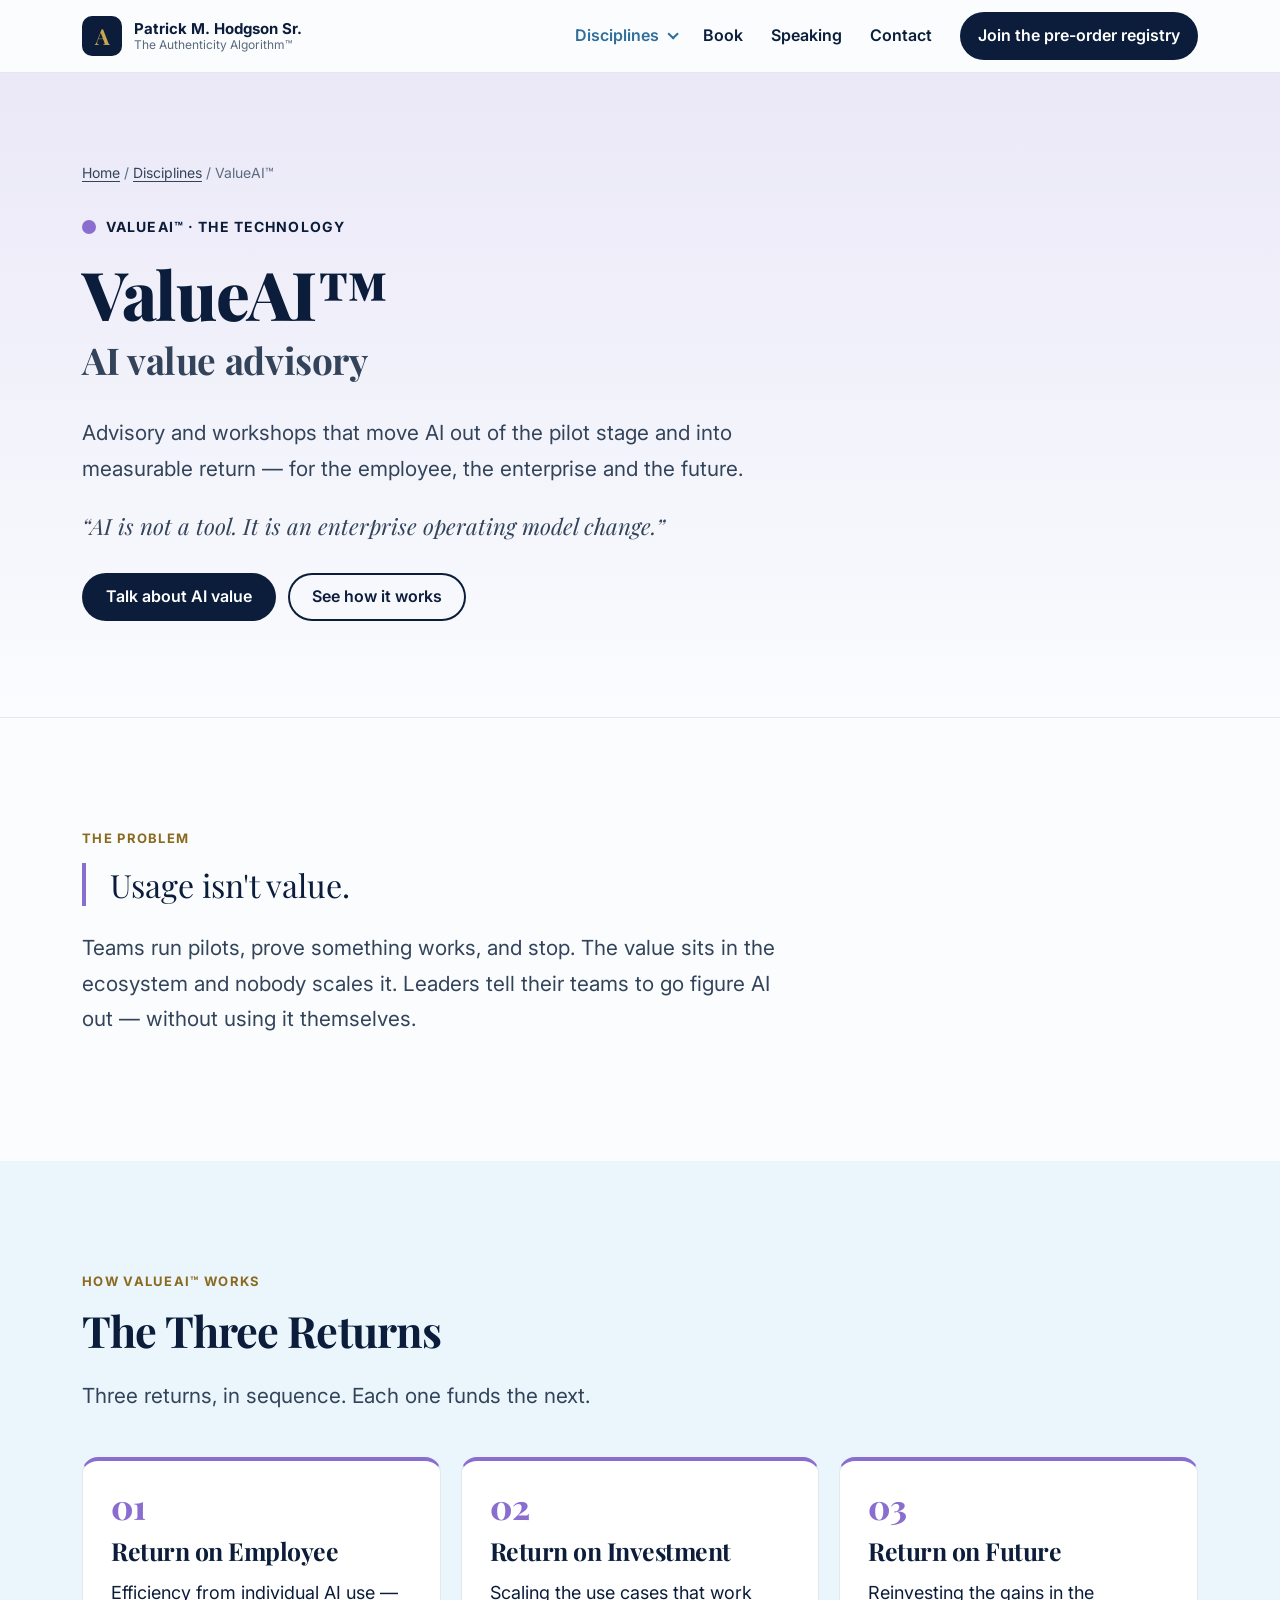
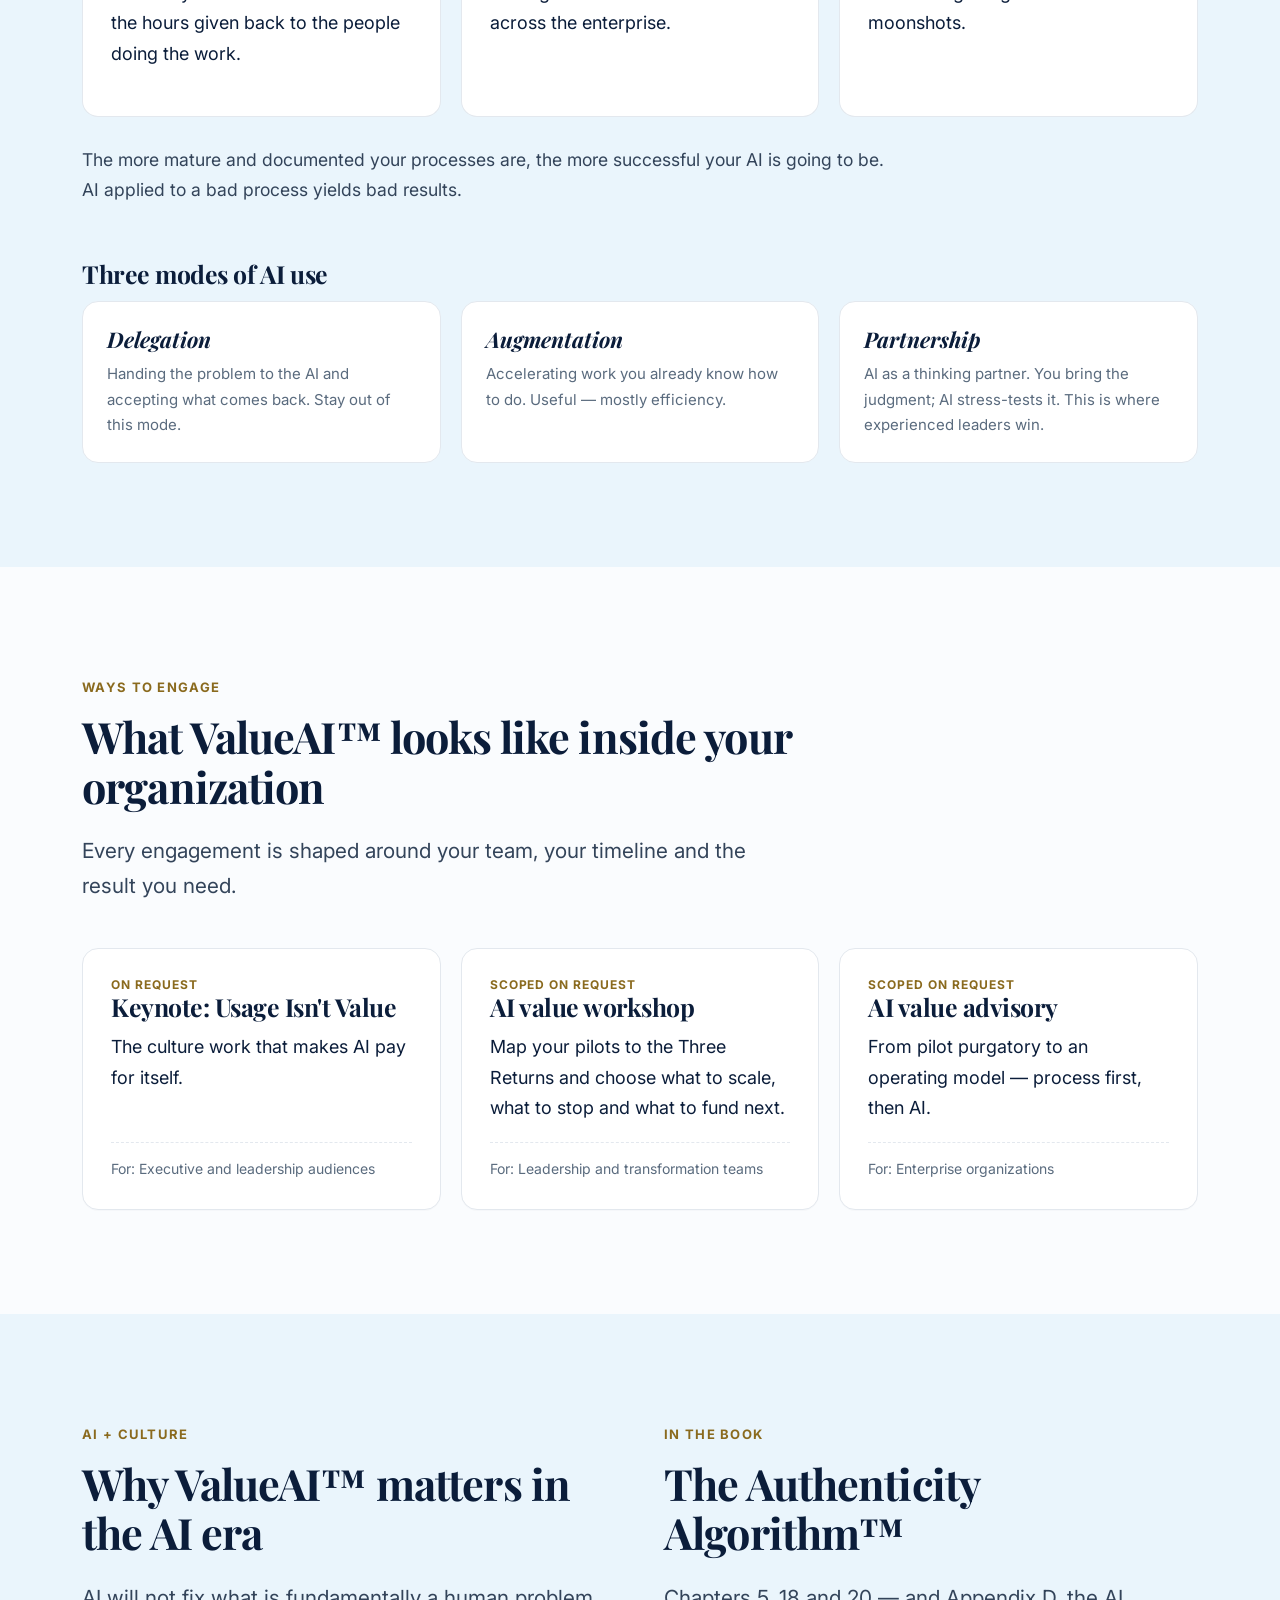
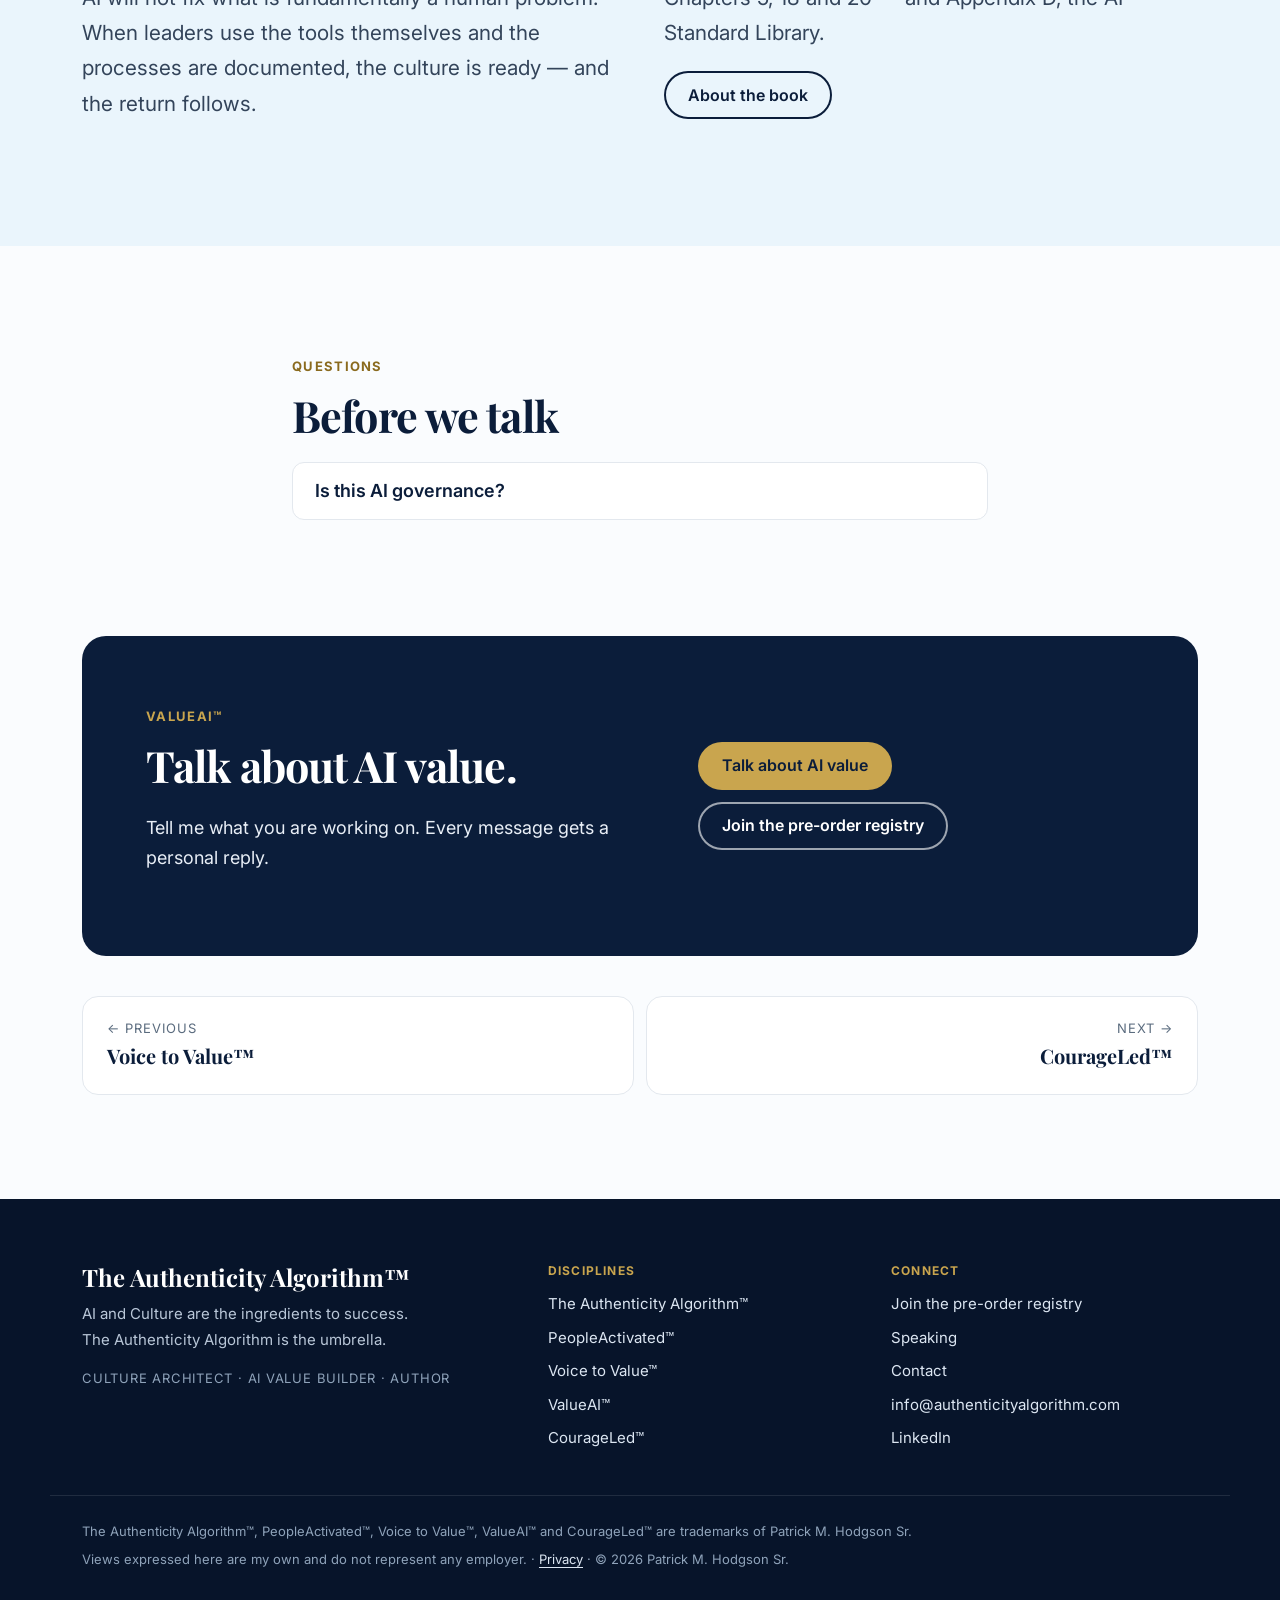
<file: disciplines/valueai/index.html>
<!DOCTYPE html>
<html lang="en">
<head>
  <meta charset="UTF-8">
  <meta name="viewport" content="width=device-width, initial-scale=1.0">
  <title>ValueAI™ — AI value advisory — The Authenticity Algorithm™ | Patrick M. Hodgson Sr.</title>
  <meta name="description" content="Advisory and workshops that move AI out of the pilot stage and into measurable return — for the employee, the enterprise and the future.">
  <link rel="canonical" href="https://authenticityalgorithm.com/disciplines/valueai/">
  
  <meta property="og:title" content="ValueAI™ — AI value advisory">
  <meta property="og:description" content="Advisory and workshops that move AI out of the pilot stage and into measurable return — for the employee, the enterprise and the future.">
  <meta property="og:url" content="https://authenticityalgorithm.com/disciplines/valueai/">
  <meta property="og:type" content="website">
  <meta name="twitter:card" content="summary">
  <link rel="preconnect" href="https://fonts.googleapis.com">
  <link rel="preconnect" href="https://fonts.gstatic.com" crossorigin>
  <link href="https://fonts.googleapis.com/css2?family=Inter:wght@400;500;600;700&family=Playfair+Display:ital,wght@0,700;0,800;1,700&display=swap" rel="stylesheet">
  <link rel="stylesheet" href="/assets/site.css">
  <link rel="icon" href="data:image/svg+xml,<svg xmlns='http://www.w3.org/2000/svg' viewBox='0 0 64 64'><rect width='64' height='64' rx='14' fill='%230B1D3A'/><text x='32' y='43' font-family='Georgia,serif' font-size='30' font-weight='700' text-anchor='middle' fill='%23C9A54E'>A</text></svg>">
  <script type="application/ld+json">
  {"@context":"https://schema.org","@type":"Person","name":"Patrick M. Hodgson Sr.","jobTitle":"Director, SAP Digital Experience","description":"AI and Culture are the ingredients to success. Author of The Authenticity Algorithm.","url":"https://authenticityalgorithm.com","sameAs":["https://linkedin.com/in/phodgson"],"knowsAbout":["AI transformation","Culture transformation","Enterprise listening","Leadership development"]}
  </script>
</head>
<body class="" style="--mark: #8A6ECF">
  <a class="skip-link" href="#main">Skip to content</a>

  

  <header class="site-header">
    <nav class="nav container" aria-label="Primary">
      <a class="brand" href="/">
        <span class="brand-mark" aria-hidden="true">A</span>
        <span class="brand-text"><span class="brand-name">Patrick M. Hodgson Sr.</span><span class="brand-sub">The Authenticity Algorithm™</span></span>
      </a>
      <button class="nav-toggle" aria-expanded="false" aria-controls="nav-menu">
        <span class="sr-only">Menu</span><span class="nav-toggle-bar" aria-hidden="true"></span>
      </button>
      <ul class="nav-menu" id="nav-menu">
        <li class="has-sub">
          <details class="nav-details">
            <summary aria-current="true">Disciplines</summary>
            <ul class="sub-menu">
              <li><a href="/disciplines/"><strong>Overview</strong><span>All five disciplines</span></a></li>
              
              <li><a href="/disciplines/the-authenticity-algorithm/" style="--dot: #C9A54E"><strong>The Authenticity Algorithm™</strong><span>Leadership coaching, training and workshops</span></a></li>
              
              <li><a href="/disciplines/peopleactivated/" style="--dot: #4EA5C9"><strong>PeopleActivated™</strong><span>Culture transformation engagements</span></a></li>
              
              <li><a href="/disciplines/voice-to-value/" style="--dot: #5EC989"><strong>Voice to Value™</strong><span>Enterprise listening advisory</span></a></li>
              
              <li><a href="/disciplines/valueai/" style="--dot: #8A6ECF" aria-current="page"><strong>ValueAI™</strong><span>AI value advisory</span></a></li>
              
              <li><a href="/disciplines/courageled/" style="--dot: #CF6E6E"><strong>CourageLed™</strong><span>Leadership development program</span></a></li>
              
            </ul>
          </details>
        </li>
        <li><a href="/book/">Book</a></li>
        <li><a href="/speaking/">Speaking</a></li>
        <li><a href="/contact/">Contact</a></li>
        <li><a class="btn btn-small" href="/book/#registry">Join the pre-order registry</a></li>
      </ul>
    </nav>
  </header>

  <main id="main">
    




<section class="mark-hero">
  <div class="container">
    <p class="breadcrumb"><a href="/">Home</a> / <a href="/disciplines/">Disciplines</a> / ValueAI™</p>
    <p class="mark-name">ValueAI™ · The technology</p>
    <h1>ValueAI™ <span class="h1-service">AI value advisory</span></h1>
    <p class="lead">Advisory and workshops that move AI out of the pilot stage and into measurable return — for the employee, the enterprise and the future.</p>
    <p class="hook">“AI is not a tool. It is an enterprise operating model change.”</p>
    <div class="btn-row">
      <a class="btn" href="/contact/?topic=ValueAI#inquire">Talk about AI value</a>
      <a class="btn btn-ghost" href="#model">See how it works</a>
    </div>
  </div>
</section>

<section class="section">
  <div class="container">
    <span class="eyebrow">The problem</span>
    <p class="pullquote reveal">Usage isn&#39;t value.</p>
    <div class="narrow">
      <p class="lead">Teams run pilots, prove something works, and stop. The value sits in the ecosystem and nobody scales it. Leaders tell their teams to go figure AI out — without using it themselves.</p>
    </div>
  </div>
</section>

<section class="section section-sky" id="model">
  <div class="container">
    <div class="section-head">
      <span class="eyebrow">How ValueAI™ works</span>
      <h2>The Three Returns</h2>
      <p class="lead">Three returns, in sequence. Each one funds the next.</p>
    </div>

    
      <div class="grid grid-3 model model-steps ">
        
        <div class="model-part reveal">
          <h3>Return on Employee</h3>
          <p>Efficiency from individual AI use — the hours given back to the people doing the work.</p>
        </div>
        
        <div class="model-part reveal">
          <h3>Return on Investment</h3>
          <p>Scaling the use cases that work across the enterprise.</p>
        </div>
        
        <div class="model-part reveal">
          <h3>Return on Future</h3>
          <p>Reinvesting the gains in the moonshots.</p>
        </div>
        
      </div>
    
    <p class="model-close">The more mature and documented your processes are, the more successful your AI is going to be. AI applied to a bad process yields bad results.</p>

    

    
      <h3 style="margin-top:56px">Three modes of AI use</h3>
      <div class="grid grid-3">
        <div class="stage reveal"><p class="q">Delegation</p><p class="b">Handing the problem to the AI and accepting what comes back. Stay out of this mode.</p></div><div class="stage reveal"><p class="q">Augmentation</p><p class="b">Accelerating work you already know how to do. Useful — mostly efficiency.</p></div><div class="stage reveal"><p class="q">Partnership</p><p class="b">AI as a thinking partner. You bring the judgment; AI stress-tests it. This is where experienced leaders win.</p></div>
      </div>
    
  </div>
</section>



<section class="section ">
  <div class="container">
    <div class="section-head">
      <span class="eyebrow">Ways to engage</span>
      <h2>What ValueAI™ looks like inside your organization</h2>
      <p class="lead">Every engagement is shaped around your team, your timeline and the result you need.</p>
    </div>
    <div class="grid grid-3">
      
      <div class="card offering reveal">
        <span class="scope">On request</span>
        <h3>Keynote: Usage Isn&#39;t Value</h3>
        <p>The culture work that makes AI pay for itself.</p>
        <p class="aud">For: Executive and leadership audiences</p>
      </div>
      
      <div class="card offering reveal">
        <span class="scope">Scoped on request</span>
        <h3>AI value workshop</h3>
        <p>Map your pilots to the Three Returns and choose what to scale, what to stop and what to fund next.</p>
        <p class="aud">For: Leadership and transformation teams</p>
      </div>
      
      <div class="card offering reveal">
        <span class="scope">Scoped on request</span>
        <h3>AI value advisory</h3>
        <p>From pilot purgatory to an operating model — process first, then AI.</p>
        <p class="aud">For: Enterprise organizations</p>
      </div>
      
    </div>
  </div>
</section>

<section class="section section-sky">
  <div class="container grid grid-2" style="gap:48px">
    <div>
      <span class="eyebrow">AI + Culture</span>
      <h2>Why ValueAI™ matters in the AI era</h2>
      <p class="lead">AI will not fix what is fundamentally a human problem. When leaders use the tools themselves and the processes are documented, the culture is ready — and the return follows.</p>
    </div>
    <div>
      <span class="eyebrow">In the book</span>
      <h2>The Authenticity Algorithm™</h2>
      <p class="lead">Chapters 5, 18 and 20 — and Appendix D, the AI Standard Library.</p>
      <a class="btn btn-ghost" href="/book/">About the book</a>
    </div>
  </div>
</section>


<section class="section">
  <div class="container narrow faq">
    <span class="eyebrow">Questions</span>
    <h2>Before we talk</h2>
    <details><summary>Is this AI governance?</summary><p>Governance is part of it. The test is simpler: does this AI pay for itself — for the employee, the enterprise and the future?</p></details>
  </div>
</section>


<section class="section" style="padding-top:0">
  <div class="container">
    <div class="cta-band">
      <div>
        <span class="eyebrow">ValueAI™</span>
        <h2>Talk about AI value.</h2>
        <p>Tell me what you are working on. Every message gets a personal reply.</p>
      </div>
      <div class="btn-row" style="margin:0">
        <a class="btn" href="/contact/?topic=ValueAI#inquire">Talk about AI value</a>
        <a class="btn btn-ghost" href="/book/#registry">Join the pre-order registry</a>
      </div>
    </div>
    <nav class="mark-nav" aria-label="More disciplines" style="margin-top:40px">
      <a class="prev" href="/disciplines/voice-to-value/"><span>← Previous</span><strong>Voice to Value™</strong></a>
      <a class="next" href="/disciplines/courageled/"><span>Next →</span><strong>CourageLed™</strong></a>
    </nav>
  </div>
</section>

  </main>

  <footer class="site-footer">
    <div class="container footer-grid">
      <div>
        <p class="footer-brand">The Authenticity Algorithm™</p>
        <p class="footer-thesis">AI and Culture are the ingredients to success.<br>The Authenticity Algorithm is the umbrella.</p>
        <p class="footer-stack">Culture Architect · AI Value Builder · Author</p>
      </div>
      <div>
        <p class="footer-head">Disciplines</p>
        <ul><li><a href="/disciplines/the-authenticity-algorithm/">The Authenticity Algorithm™</a></li><li><a href="/disciplines/peopleactivated/">PeopleActivated™</a></li><li><a href="/disciplines/voice-to-value/">Voice to Value™</a></li><li><a href="/disciplines/valueai/">ValueAI™</a></li><li><a href="/disciplines/courageled/">CourageLed™</a></li></ul>
      </div>
      <div>
        <p class="footer-head">Connect</p>
        <ul>
          <li><a href="/book/#registry">Join the pre-order registry</a></li>
          <li><a href="/speaking/">Speaking</a></li>
          <li><a href="/contact/">Contact</a></li>
          <li><a href="mailto:info@authenticityalgorithm.com">info@authenticityalgorithm.com</a></li>
          <li><a href="https://linkedin.com/in/phodgson" rel="noopener">LinkedIn</a></li>
        </ul>
      </div>
    </div>
    <div class="container footer-legal">
      <p>The Authenticity Algorithm™, PeopleActivated™, Voice to Value™, ValueAI™ and CourageLed™ are trademarks of Patrick M. Hodgson Sr.</p>
      <p>Views expressed here are my own and do not represent any employer. · <a href="/privacy/">Privacy</a> · © 2026 Patrick M. Hodgson Sr.</p>
    </div>
  </footer>
  <script src="/assets/site.js" defer></script>
</body>
</html>
</file>
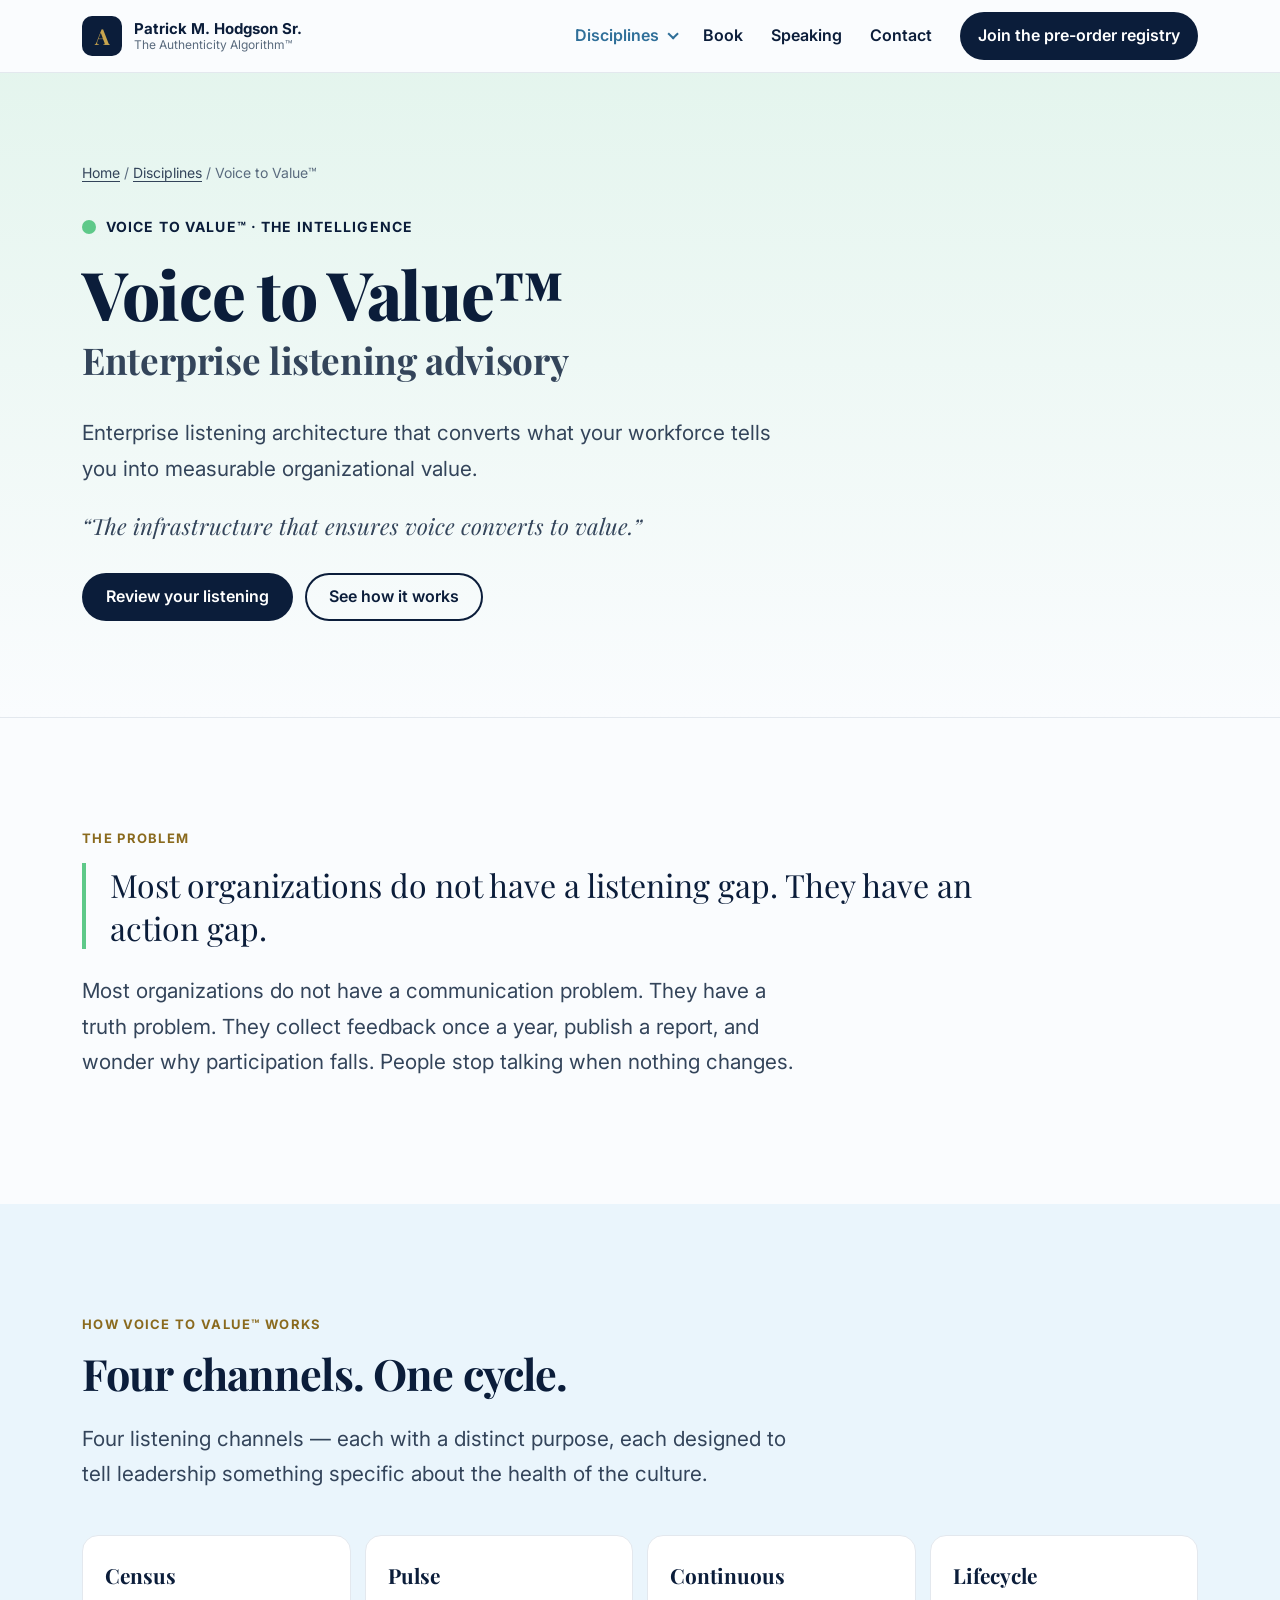
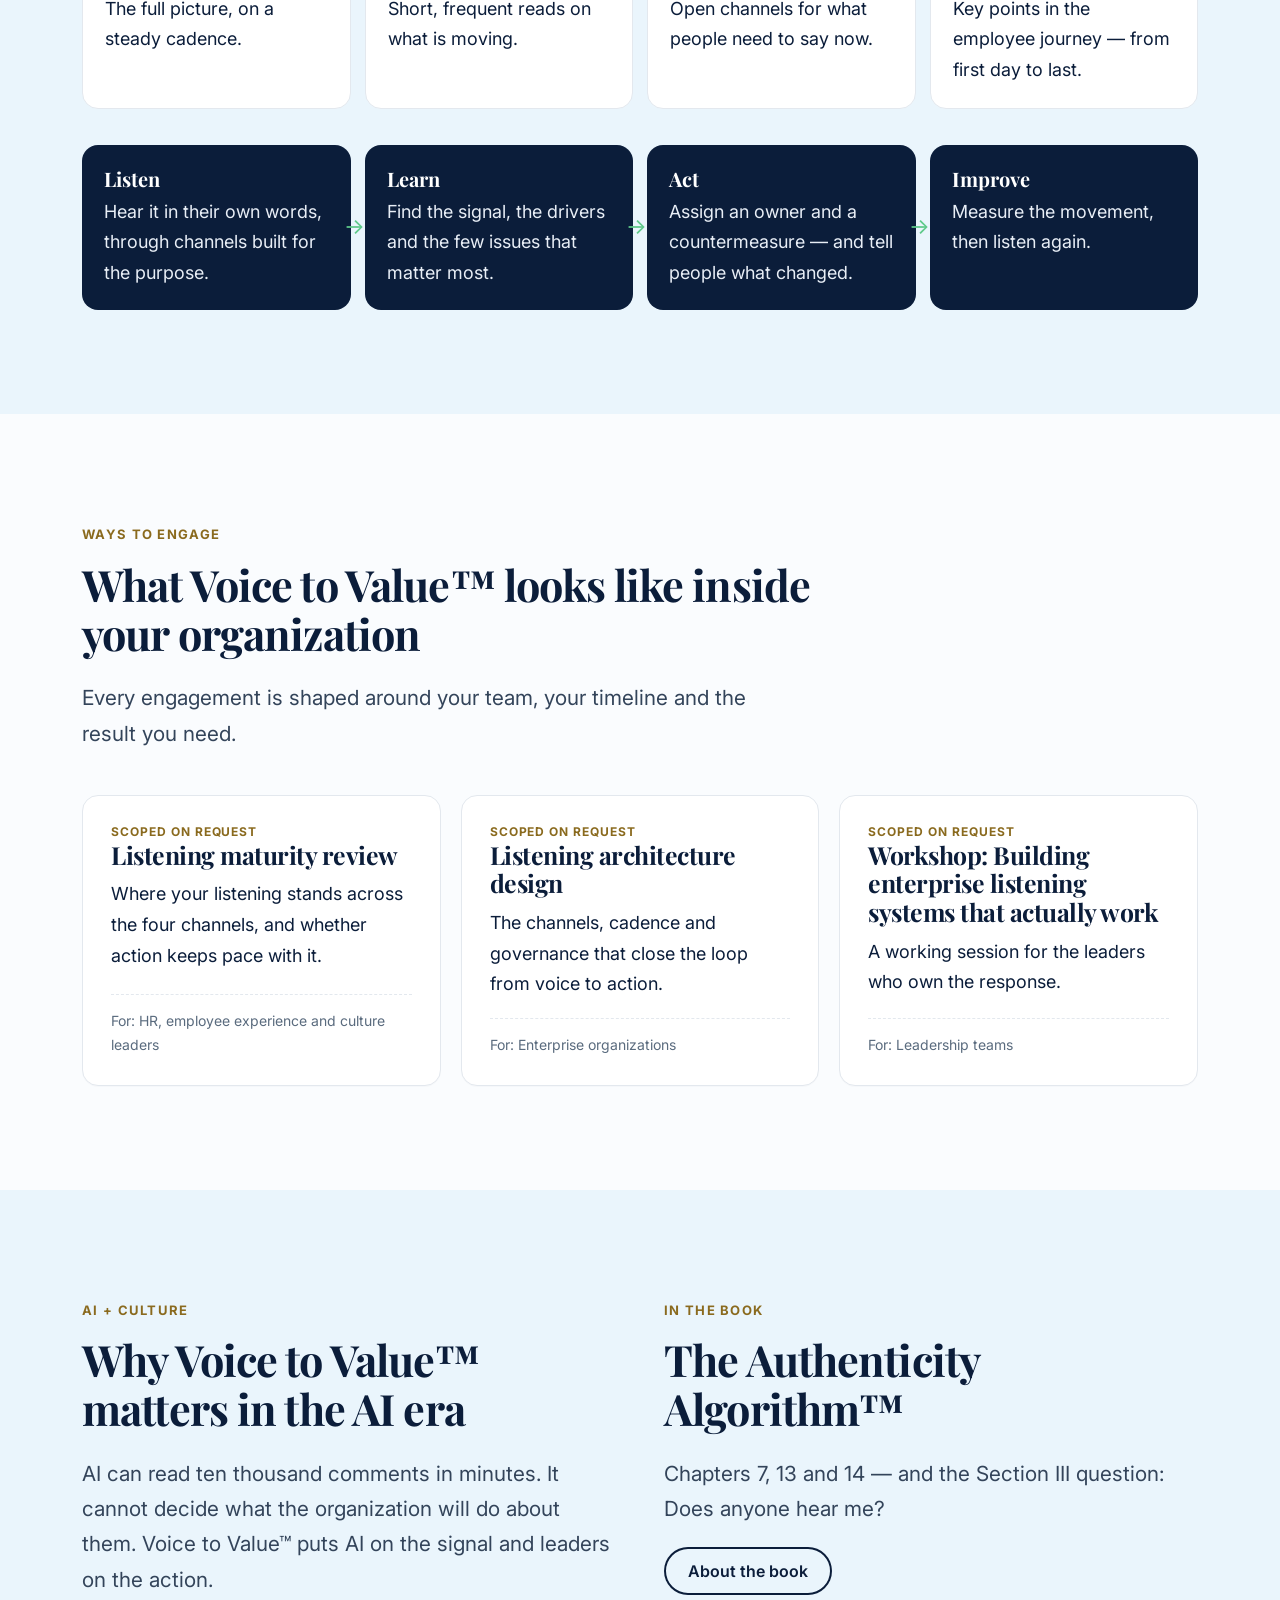
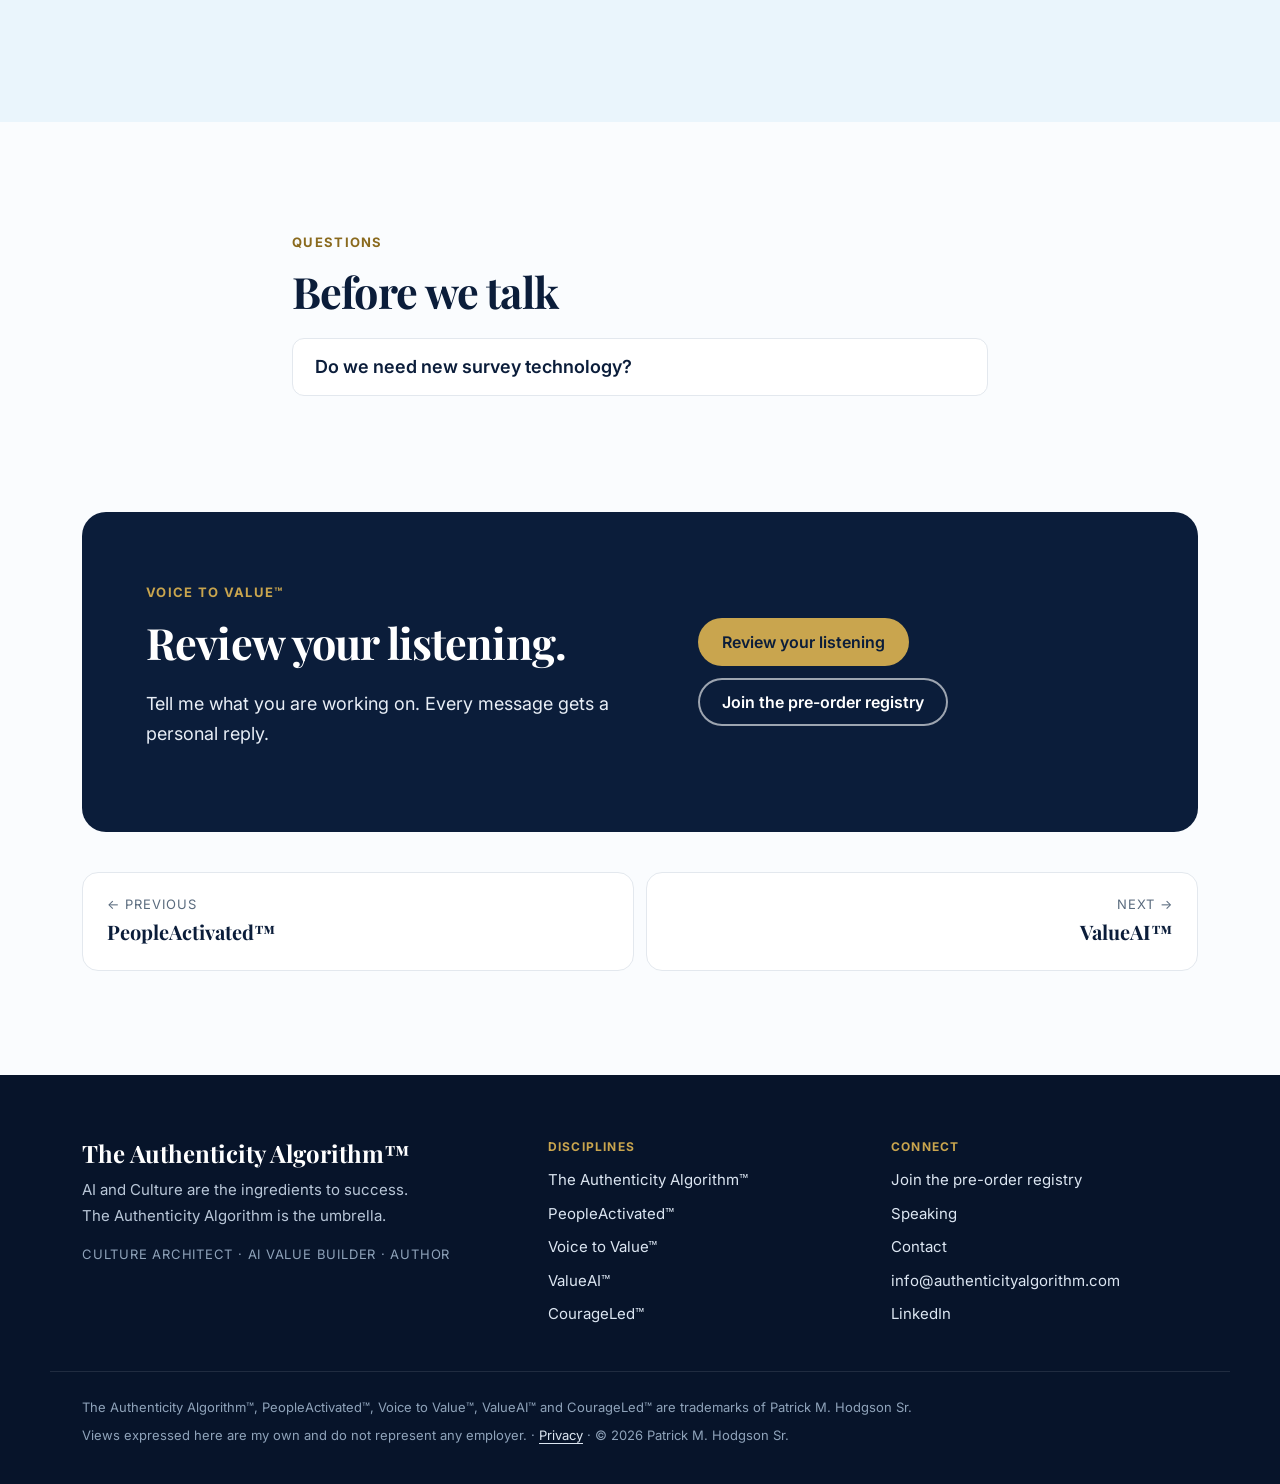
<file: disciplines/voice-to-value/index.html>
<!DOCTYPE html>
<html lang="en">
<head>
  <meta charset="UTF-8">
  <meta name="viewport" content="width=device-width, initial-scale=1.0">
  <title>Voice to Value™ — Enterprise listening advisory — The Authenticity Algorithm™ | Patrick M. Hodgson Sr.</title>
  <meta name="description" content="Enterprise listening architecture that converts what your workforce tells you into measurable organizational value.">
  <link rel="canonical" href="https://authenticityalgorithm.com/disciplines/voice-to-value/">
  
  <meta property="og:title" content="Voice to Value™ — Enterprise listening advisory">
  <meta property="og:description" content="Enterprise listening architecture that converts what your workforce tells you into measurable organizational value.">
  <meta property="og:url" content="https://authenticityalgorithm.com/disciplines/voice-to-value/">
  <meta property="og:type" content="website">
  <meta name="twitter:card" content="summary">
  <link rel="preconnect" href="https://fonts.googleapis.com">
  <link rel="preconnect" href="https://fonts.gstatic.com" crossorigin>
  <link href="https://fonts.googleapis.com/css2?family=Inter:wght@400;500;600;700&family=Playfair+Display:ital,wght@0,700;0,800;1,700&display=swap" rel="stylesheet">
  <link rel="stylesheet" href="/assets/site.css">
  <link rel="icon" href="data:image/svg+xml,<svg xmlns='http://www.w3.org/2000/svg' viewBox='0 0 64 64'><rect width='64' height='64' rx='14' fill='%230B1D3A'/><text x='32' y='43' font-family='Georgia,serif' font-size='30' font-weight='700' text-anchor='middle' fill='%23C9A54E'>A</text></svg>">
  <script type="application/ld+json">
  {"@context":"https://schema.org","@type":"Person","name":"Patrick M. Hodgson Sr.","jobTitle":"Director, SAP Digital Experience","description":"AI and Culture are the ingredients to success. Author of The Authenticity Algorithm.","url":"https://authenticityalgorithm.com","sameAs":["https://linkedin.com/in/phodgson"],"knowsAbout":["AI transformation","Culture transformation","Enterprise listening","Leadership development"]}
  </script>
</head>
<body class="" style="--mark: #5EC989">
  <a class="skip-link" href="#main">Skip to content</a>

  

  <header class="site-header">
    <nav class="nav container" aria-label="Primary">
      <a class="brand" href="/">
        <span class="brand-mark" aria-hidden="true">A</span>
        <span class="brand-text"><span class="brand-name">Patrick M. Hodgson Sr.</span><span class="brand-sub">The Authenticity Algorithm™</span></span>
      </a>
      <button class="nav-toggle" aria-expanded="false" aria-controls="nav-menu">
        <span class="sr-only">Menu</span><span class="nav-toggle-bar" aria-hidden="true"></span>
      </button>
      <ul class="nav-menu" id="nav-menu">
        <li class="has-sub">
          <details class="nav-details">
            <summary aria-current="true">Disciplines</summary>
            <ul class="sub-menu">
              <li><a href="/disciplines/"><strong>Overview</strong><span>All five disciplines</span></a></li>
              
              <li><a href="/disciplines/the-authenticity-algorithm/" style="--dot: #C9A54E"><strong>The Authenticity Algorithm™</strong><span>Leadership coaching, training and workshops</span></a></li>
              
              <li><a href="/disciplines/peopleactivated/" style="--dot: #4EA5C9"><strong>PeopleActivated™</strong><span>Culture transformation engagements</span></a></li>
              
              <li><a href="/disciplines/voice-to-value/" style="--dot: #5EC989" aria-current="page"><strong>Voice to Value™</strong><span>Enterprise listening advisory</span></a></li>
              
              <li><a href="/disciplines/valueai/" style="--dot: #8A6ECF"><strong>ValueAI™</strong><span>AI value advisory</span></a></li>
              
              <li><a href="/disciplines/courageled/" style="--dot: #CF6E6E"><strong>CourageLed™</strong><span>Leadership development program</span></a></li>
              
            </ul>
          </details>
        </li>
        <li><a href="/book/">Book</a></li>
        <li><a href="/speaking/">Speaking</a></li>
        <li><a href="/contact/">Contact</a></li>
        <li><a class="btn btn-small" href="/book/#registry">Join the pre-order registry</a></li>
      </ul>
    </nav>
  </header>

  <main id="main">
    




<section class="mark-hero">
  <div class="container">
    <p class="breadcrumb"><a href="/">Home</a> / <a href="/disciplines/">Disciplines</a> / Voice to Value™</p>
    <p class="mark-name">Voice to Value™ · The intelligence</p>
    <h1>Voice to Value™ <span class="h1-service">Enterprise listening advisory</span></h1>
    <p class="lead">Enterprise listening architecture that converts what your workforce tells you into measurable organizational value.</p>
    <p class="hook">“The infrastructure that ensures voice converts to value.”</p>
    <div class="btn-row">
      <a class="btn" href="/contact/?topic=Voice%20to%20Value#inquire">Review your listening</a>
      <a class="btn btn-ghost" href="#model">See how it works</a>
    </div>
  </div>
</section>

<section class="section">
  <div class="container">
    <span class="eyebrow">The problem</span>
    <p class="pullquote reveal">Most organizations do not have a listening gap. They have an action gap.</p>
    <div class="narrow">
      <p class="lead">Most organizations do not have a communication problem. They have a truth problem. They collect feedback once a year, publish a report, and wonder why participation falls. People stop talking when nothing changes.</p>
    </div>
  </div>
</section>

<section class="section section-sky" id="model">
  <div class="container">
    <div class="section-head">
      <span class="eyebrow">How Voice to Value™ works</span>
      <h2>Four channels. One cycle.</h2>
      <p class="lead">Four listening channels — each with a distinct purpose, each designed to tell leadership something specific about the health of the culture.</p>
    </div>

    
      <div class="channels">
        <div class="channel reveal"><strong>Census</strong>The full picture, on a steady cadence.</div><div class="channel reveal"><strong>Pulse</strong>Short, frequent reads on what is moving.</div><div class="channel reveal"><strong>Continuous</strong>Open channels for what people need to say now.</div><div class="channel reveal"><strong>Lifecycle</strong>Key points in the employee journey — from first day to last.</div>
      </div>
      
      <div class="cycle" aria-label="The Voice to Value cycle">
        <div class="cycle-step reveal"><strong>Listen</strong>Hear it in their own words, through channels built for the purpose.</div><div class="cycle-step reveal"><strong>Learn</strong>Find the signal, the drivers and the few issues that matter most.</div><div class="cycle-step reveal"><strong>Act</strong>Assign an owner and a countermeasure — and tell people what changed.</div><div class="cycle-step reveal"><strong>Improve</strong>Measure the movement, then listen again.</div>
      </div>
      
    
    

    

    
  </div>
</section>



<section class="section ">
  <div class="container">
    <div class="section-head">
      <span class="eyebrow">Ways to engage</span>
      <h2>What Voice to Value™ looks like inside your organization</h2>
      <p class="lead">Every engagement is shaped around your team, your timeline and the result you need.</p>
    </div>
    <div class="grid grid-3">
      
      <div class="card offering reveal">
        <span class="scope">Scoped on request</span>
        <h3>Listening maturity review</h3>
        <p>Where your listening stands across the four channels, and whether action keeps pace with it.</p>
        <p class="aud">For: HR, employee experience and culture leaders</p>
      </div>
      
      <div class="card offering reveal">
        <span class="scope">Scoped on request</span>
        <h3>Listening architecture design</h3>
        <p>The channels, cadence and governance that close the loop from voice to action.</p>
        <p class="aud">For: Enterprise organizations</p>
      </div>
      
      <div class="card offering reveal">
        <span class="scope">Scoped on request</span>
        <h3>Workshop: Building enterprise listening systems that actually work</h3>
        <p>A working session for the leaders who own the response.</p>
        <p class="aud">For: Leadership teams</p>
      </div>
      
    </div>
  </div>
</section>

<section class="section section-sky">
  <div class="container grid grid-2" style="gap:48px">
    <div>
      <span class="eyebrow">AI + Culture</span>
      <h2>Why Voice to Value™ matters in the AI era</h2>
      <p class="lead">AI can read ten thousand comments in minutes. It cannot decide what the organization will do about them. Voice to Value™ puts AI on the signal and leaders on the action.</p>
    </div>
    <div>
      <span class="eyebrow">In the book</span>
      <h2>The Authenticity Algorithm™</h2>
      <p class="lead">Chapters 7, 13 and 14 — and the Section III question: Does anyone hear me?</p>
      <a class="btn btn-ghost" href="/book/">About the book</a>
    </div>
  </div>
</section>


<section class="section">
  <div class="container narrow faq">
    <span class="eyebrow">Questions</span>
    <h2>Before we talk</h2>
    <details><summary>Do we need new survey technology?</summary><p>Not first. The gap is not the tool — it is the loop from voice to action.</p></details>
  </div>
</section>


<section class="section" style="padding-top:0">
  <div class="container">
    <div class="cta-band">
      <div>
        <span class="eyebrow">Voice to Value™</span>
        <h2>Review your listening.</h2>
        <p>Tell me what you are working on. Every message gets a personal reply.</p>
      </div>
      <div class="btn-row" style="margin:0">
        <a class="btn" href="/contact/?topic=Voice%20to%20Value#inquire">Review your listening</a>
        <a class="btn btn-ghost" href="/book/#registry">Join the pre-order registry</a>
      </div>
    </div>
    <nav class="mark-nav" aria-label="More disciplines" style="margin-top:40px">
      <a class="prev" href="/disciplines/peopleactivated/"><span>← Previous</span><strong>PeopleActivated™</strong></a>
      <a class="next" href="/disciplines/valueai/"><span>Next →</span><strong>ValueAI™</strong></a>
    </nav>
  </div>
</section>

  </main>

  <footer class="site-footer">
    <div class="container footer-grid">
      <div>
        <p class="footer-brand">The Authenticity Algorithm™</p>
        <p class="footer-thesis">AI and Culture are the ingredients to success.<br>The Authenticity Algorithm is the umbrella.</p>
        <p class="footer-stack">Culture Architect · AI Value Builder · Author</p>
      </div>
      <div>
        <p class="footer-head">Disciplines</p>
        <ul><li><a href="/disciplines/the-authenticity-algorithm/">The Authenticity Algorithm™</a></li><li><a href="/disciplines/peopleactivated/">PeopleActivated™</a></li><li><a href="/disciplines/voice-to-value/">Voice to Value™</a></li><li><a href="/disciplines/valueai/">ValueAI™</a></li><li><a href="/disciplines/courageled/">CourageLed™</a></li></ul>
      </div>
      <div>
        <p class="footer-head">Connect</p>
        <ul>
          <li><a href="/book/#registry">Join the pre-order registry</a></li>
          <li><a href="/speaking/">Speaking</a></li>
          <li><a href="/contact/">Contact</a></li>
          <li><a href="mailto:info@authenticityalgorithm.com">info@authenticityalgorithm.com</a></li>
          <li><a href="https://linkedin.com/in/phodgson" rel="noopener">LinkedIn</a></li>
        </ul>
      </div>
    </div>
    <div class="container footer-legal">
      <p>The Authenticity Algorithm™, PeopleActivated™, Voice to Value™, ValueAI™ and CourageLed™ are trademarks of Patrick M. Hodgson Sr.</p>
      <p>Views expressed here are my own and do not represent any employer. · <a href="/privacy/">Privacy</a> · © 2026 Patrick M. Hodgson Sr.</p>
    </div>
  </footer>
  <script src="/assets/site.js" defer></script>
</body>
</html>
</file>
<file: assets/site.css>
/* The Authenticity Algorithm — site styles. Mobile-first, Pacific Palette, bright by default. */
:root {
  --navy: #0B1D3A;
  --ink: #0B1D3A;
  --ink-2: #33445A;
  --ink-3: #5A6B7E;
  --gold: #C9A54E;
  --gold-text: #8A6A1E;
  --sand: #F8F2E8;
  --morning: #FAFCFE;
  --sky: #EAF5FC;
  --sky-wash: #D4EDFC;
  --pacific: #89CFF0;
  --teal: #2F6F99;
  --line: #E3E8EE;
  --white: #FFFFFF;
  --mark: #C9A54E;
  --radius: 16px;
  --radius-lg: 24px;
  --shadow: 0 10px 30px rgba(11, 29, 58, 0.08);
  --shadow-lg: 0 24px 60px rgba(11, 29, 58, 0.14);
  --font-display: "Playfair Display", Georgia, serif;
  --font-body: "Inter", -apple-system, BlinkMacSystemFont, "Segoe UI", sans-serif;
  --ease: cubic-bezier(0.16, 1, 0.3, 1);
  --gutter: 16px;
}
@media (min-width: 720px) { :root { --gutter: 32px; } }

*, *::before, *::after { box-sizing: border-box; }
html { scroll-behavior: smooth; -webkit-text-size-adjust: 100%; }
body { margin: 0; font-family: var(--font-body); font-size: 18px; line-height: 1.7; color: var(--ink); background: var(--morning); -webkit-font-smoothing: antialiased; }
img { max-width: 100%; display: block; }
a { color: var(--teal); text-underline-offset: 3px; }
a:hover { color: var(--navy); }
:focus-visible { outline: 3px solid var(--teal); outline-offset: 3px; border-radius: 4px; }
h1, h2, h3 { font-family: var(--font-display); line-height: 1.15; letter-spacing: -0.02em; margin: 0 0 0.5em; color: var(--navy); }
h1 { font-size: clamp(2.3rem, 6vw, 4.2rem); font-weight: 800; }
h2 { font-size: clamp(1.8rem, 4vw, 2.7rem); font-weight: 700; }
h3 { font-size: clamp(1.25rem, 2.4vw, 1.55rem); font-weight: 700; }
p { margin: 0 0 1em; }
.container { width: 100%; max-width: 1180px; margin: 0 auto; padding: 0 var(--gutter); }
.narrow { max-width: 760px; }
.sr-only { position: absolute; width: 1px; height: 1px; overflow: hidden; clip: rect(0 0 0 0); white-space: nowrap; }
.skip-link { position: absolute; left: 12px; top: -60px; background: var(--navy); color: #fff; padding: 10px 16px; border-radius: 8px; z-index: 100; }
.skip-link:focus { top: 12px; }

/* Preview */
.preview-bar { background: #FFF6DB; color: #5B4410; font-size: 14px; line-height: 1.5; padding: 10px var(--gutter); text-align: center; border-bottom: 1px solid #EBD9A3; }
.draft-tag { display: inline-block; vertical-align: middle; font: 700 10px/1 var(--font-body); letter-spacing: 0.08em; text-transform: uppercase; color: #6B4E0E; background: #FCE9B2; border: 1px dashed #C9A54E; border-radius: 999px; padding: 4px 8px; margin: 0 6px; }

/* Buttons */
.btn { display: inline-flex; align-items: center; justify-content: center; gap: 8px; min-height: 48px; padding: 12px 24px; border: 0; border-radius: 999px; background: var(--navy); color: #fff; font: 600 16px/1.2 var(--font-body); text-decoration: none; cursor: pointer; transition: transform .25s var(--ease), box-shadow .25s var(--ease), background .25s; }
.btn:hover { color: #fff; transform: translateY(-2px); box-shadow: var(--shadow); background: #13305C; }
.btn[disabled] { background: #9AA6B4; cursor: not-allowed; transform: none; box-shadow: none; }
.btn-ghost { background: transparent; color: var(--navy); box-shadow: inset 0 0 0 2px var(--navy); }
.btn-ghost:hover { background: var(--navy); color: #fff; }
.btn-small { min-height: 44px; padding: 10px 18px; font-size: 15px; }
.btn-row { display: flex; flex-wrap: wrap; gap: 12px; margin-top: 28px; }

/* Header / nav */
.site-header { position: sticky; top: env(safe-area-inset-top, 0px); z-index: 50; background: rgba(250, 252, 254, 0.92); backdrop-filter: blur(12px); border-bottom: 1px solid var(--line); }
.nav { display: flex; align-items: center; justify-content: space-between; min-height: 72px; gap: 16px; }
.brand { display: flex; align-items: center; gap: 12px; text-decoration: none; color: var(--navy); }
.brand-mark { width: 40px; height: 40px; border-radius: 10px; background: var(--navy); color: var(--gold); display: grid; place-items: center; font: 700 22px/1 var(--font-display); flex: none; }
.brand-text { display: flex; flex-direction: column; line-height: 1.2; }
.brand-name { font-weight: 700; font-size: 15px; }
.brand-sub { font-size: 12px; color: var(--ink-3); }
.nav-toggle { display: inline-grid; place-items: center; width: 48px; height: 48px; border: 0; background: transparent; cursor: pointer; }
.nav-toggle-bar, .nav-toggle-bar::before, .nav-toggle-bar::after { display: block; width: 22px; height: 2px; background: var(--navy); position: relative; transition: transform .3s var(--ease); }
.nav-toggle-bar::before, .nav-toggle-bar::after { content: ""; position: absolute; left: 0; }
.nav-toggle-bar::before { top: -7px; } .nav-toggle-bar::after { top: 7px; }
.nav-toggle[aria-expanded="true"] .nav-toggle-bar { background: transparent; }
.nav-toggle[aria-expanded="true"] .nav-toggle-bar::before { transform: translateY(7px) rotate(45deg); }
.nav-toggle[aria-expanded="true"] .nav-toggle-bar::after { transform: translateY(-7px) rotate(-45deg); }
.nav-menu { list-style: none; margin: 0; padding: 12px var(--gutter) 24px; display: none; position: absolute; left: 0; right: 0; top: 100%; background: var(--morning); border-bottom: 1px solid var(--line); box-shadow: var(--shadow); max-height: calc(100vh - 72px); overflow-y: auto; }
.nav-menu.is-open { display: block; }
.nav-menu > li > a, .nav-details > summary { display: flex; align-items: center; min-height: 48px; color: var(--navy); font-weight: 600; font-size: 16px; text-decoration: none; cursor: pointer; }
.nav-menu > li > a[aria-current="page"], .nav-details > summary[aria-current] { color: var(--teal); }
.nav-menu > li > .btn { margin-top: 12px; color: #fff; }
.nav-details > summary { list-style: none; }
.nav-details > summary::-webkit-details-marker { display: none; }
.nav-details > summary::after { content: ""; width: 8px; height: 8px; margin-left: 8px; border-right: 2px solid currentColor; border-bottom: 2px solid currentColor; transform: rotate(45deg) translateY(-3px); transition: transform .2s; }
.nav-details[open] > summary::after { transform: rotate(-135deg) translateY(-2px); }
.sub-menu { list-style: none; margin: 0 0 8px; padding: 0 0 0 4px; }
.sub-menu a { display: block; padding: 10px 12px 10px 20px; border-radius: 10px; text-decoration: none; color: var(--navy); position: relative; }
.sub-menu a::before { content: ""; position: absolute; left: 6px; top: 18px; width: 8px; height: 8px; border-radius: 50%; background: var(--dot, var(--navy)); }
.sub-menu a strong { display: block; font-size: 15px; }
.sub-menu a span { display: block; font-size: 13px; color: var(--ink-3); }
.sub-menu a:hover, .sub-menu a[aria-current="page"] { background: var(--sky); }
@media (min-width: 1000px) {
  .nav-toggle { display: none; }
  .nav-menu { display: flex; position: static; padding: 0; background: none; border: 0; box-shadow: none; align-items: center; gap: 28px; max-height: none; overflow: visible; }
  .nav-menu > li > .btn { margin: 0; }
  .has-sub { position: relative; }
  .sub-menu { position: absolute; top: calc(100% + 10px); left: -16px; width: 340px; background: #fff; border: 1px solid var(--line); border-radius: var(--radius); box-shadow: var(--shadow-lg); padding: 10px; }
}

/* Sections */
.section { padding: 72px 0; }
@media (min-width: 900px) { .section { padding: 104px 0; } }
.section-sky { background: var(--sky); }
.section-sand { background: var(--sand); }
.section-navy { background: var(--navy); color: #E8EEF6; }
.section-navy h2, .section-navy h3 { color: #fff; }
.eyebrow { display: inline-block; font: 700 13px/1.4 var(--font-body); letter-spacing: 0.1em; text-transform: uppercase; color: var(--gold-text); margin-bottom: 16px; }
.section-navy .eyebrow { color: var(--gold); }
.lead { font-size: clamp(1.1rem, 2vw, 1.3rem); color: var(--ink-2); max-width: 720px; }
.section-head { max-width: 760px; margin-bottom: 44px; }

/* Hero */
.hero { padding: 64px 0 72px; background: radial-gradient(1200px 500px at 85% -10%, var(--sky-wash), transparent 60%), radial-gradient(900px 400px at -10% 110%, #F4ECDD, transparent 60%), var(--morning); overflow: hidden; }
@media (min-width: 900px) { .hero { padding: 104px 0 112px; } }
.hero-grid { display: grid; gap: 48px; align-items: center; }
@media (min-width: 960px) { .hero-grid { grid-template-columns: 1.25fr 0.75fr; } }
.hero h1 em { font-style: italic; color: var(--gold-text); }
.hero-stack { list-style: none; padding: 0; margin: 24px 0 0; display: flex; flex-wrap: wrap; gap: 8px; }
.hero-stack li { font: 600 13px/1 var(--font-body); letter-spacing: 0.06em; text-transform: uppercase; color: var(--ink-2); background: #fff; border: 1px solid var(--line); border-radius: 999px; padding: 10px 14px; }

/* Book visual (CSS cover) */
.book { perspective: 1400px; display: grid; place-items: center; }
.book-cover { width: min(280px, 72vw); aspect-ratio: 2 / 3; border-radius: 6px 14px 14px 6px; background: linear-gradient(160deg, #0F2748 0%, var(--navy) 55%, #07142A 100%); color: #fff; padding: 32px 26px; display: flex; flex-direction: column; justify-content: space-between; box-shadow: -14px 24px 50px rgba(11, 29, 58, 0.35), inset 6px 0 0 rgba(255,255,255,0.06); transform: rotateY(-14deg) rotateX(4deg); position: relative; }
.book-cover::before { content: ""; position: absolute; left: 0; top: 0; bottom: 0; width: 14px; background: linear-gradient(90deg, rgba(0,0,0,0.35), transparent); border-radius: 6px 0 0 6px; }
.book-cover .bc-top { font: 700 11px/1.4 var(--font-body); letter-spacing: 0.18em; text-transform: uppercase; color: var(--gold); }
.book-cover .bc-title { font: 800 34px/1.05 var(--font-display); letter-spacing: -0.01em; }
.book-cover .bc-sub { font-size: 13px; line-height: 1.5; color: #BFD0E4; margin-top: 12px; }
.book-cover .bc-rule { width: 48px; height: 2px; background: var(--gold); margin: 18px 0; }
.book-cover .bc-author { font: 600 13px/1.4 var(--font-body); letter-spacing: 0.08em; text-transform: uppercase; }

/* Cards / grids */
.grid { display: grid; gap: 20px; }
@media (min-width: 720px) { .grid-2 { grid-template-columns: repeat(2, 1fr); } .grid-3 { grid-template-columns: repeat(2, 1fr); } }
@media (min-width: 1040px) { .grid-3 { grid-template-columns: repeat(3, 1fr); } .grid-4 { grid-template-columns: repeat(4, 1fr); } }
@media (min-width: 720px) and (max-width: 1039px) { .grid-4 { grid-template-columns: repeat(2, 1fr); } }
.card { background: #fff; border: 1px solid var(--line); border-radius: var(--radius); padding: 28px; box-shadow: 0 1px 0 rgba(11,29,58,0.02); }
.card h3 { margin-bottom: 10px; }
.card p:last-child { margin-bottom: 0; }
.card-link { display: flex; flex-direction: column; text-decoration: none; color: inherit; transition: transform .3s var(--ease), box-shadow .3s var(--ease), border-color .3s; border-top: 4px solid var(--c, var(--gold)); }
.card-link:hover { transform: translateY(-4px); box-shadow: var(--shadow-lg); color: inherit; }
.card-link .card-layer { font: 700 12px/1.4 var(--font-body); letter-spacing: 0.1em; text-transform: uppercase; color: var(--ink-3); }
.card-link .card-service { color: var(--ink-2); font-weight: 600; }
.card-link .card-more { margin-top: auto; padding-top: 16px; font-weight: 600; color: var(--teal); }
.card-link .card-tagline { font-family: var(--font-display); font-style: italic; color: var(--ink-2); }

/* Mark pages */
.mark-hero { padding: 56px 0 64px; background: linear-gradient(180deg, color-mix(in srgb, var(--mark) 14%, var(--morning)) 0%, var(--morning) 100%); border-bottom: 1px solid var(--line); }
@media (min-width: 900px) { .mark-hero { padding: 88px 0 96px; } }
.breadcrumb { font-size: 14px; margin-bottom: 28px; color: var(--ink-3); }
.breadcrumb a { color: var(--ink-2); }
.mark-name { display: inline-flex; align-items: center; gap: 10px; font: 700 14px/1.4 var(--font-body); letter-spacing: 0.08em; text-transform: uppercase; color: var(--navy); margin-bottom: 18px; }
.mark-name::before { content: ""; width: 14px; height: 14px; border-radius: 50%; background: var(--mark); }
.mark-hero h1 { max-width: 900px; }
.mark-hero .hook { font-family: var(--font-display); font-style: italic; font-size: clamp(1.15rem, 2.2vw, 1.4rem); color: var(--ink-2); max-width: 760px; }
.pullquote { font-family: var(--font-display); font-size: clamp(1.4rem, 3vw, 2rem); line-height: 1.35; color: var(--navy); border-left: 4px solid var(--mark); padding-left: 24px; margin: 0 0 24px; max-width: 900px; }
.model { counter-reset: step; }
.model-part { position: relative; background: #fff; border: 1px solid var(--line); border-radius: var(--radius); padding: 28px 28px 28px 28px; border-top: 4px solid var(--mark); }
.model-steps .model-part::before { counter-increment: step; content: counter(step, decimal-leading-zero); display: block; font: 800 34px/1 var(--font-display); color: var(--mark); margin-bottom: 14px; }
.model-close { margin-top: 28px; font-size: 1.1rem; color: var(--ink-2); max-width: 820px; }
.channels { display: grid; gap: 14px; grid-template-columns: 1fr; }
@media (min-width: 600px) { .channels { grid-template-columns: repeat(2, 1fr); } }
@media (min-width: 900px) { .channels { grid-template-columns: repeat(4, 1fr); } }
.channel { background: #fff; border-radius: var(--radius); padding: 22px; border: 1px solid var(--line); }
.channel strong { display: block; font-family: var(--font-display); font-size: 1.3rem; color: var(--navy); }
.cycle { display: grid; gap: 14px; margin-top: 36px; }
@media (min-width: 900px) { .cycle { grid-template-columns: repeat(4, 1fr); } }
.cycle-step { background: var(--navy); color: #E8EEF6; border-radius: var(--radius); padding: 22px; position: relative; }
.cycle-step strong { display: block; color: #fff; font: 700 1.25rem/1.2 var(--font-display); margin-bottom: 6px; }
@media (min-width: 900px) { .cycle-step:not(:last-child)::after { content: "→"; position: absolute; right: -14px; top: 50%; transform: translateY(-50%); color: var(--mark); font-size: 22px; z-index: 1; } }
.questions .model-part h3 { font-size: clamp(1.3rem, 2.8vw, 1.8rem); }
.stage { background: #fff; border: 1px solid var(--line); border-radius: var(--radius); padding: 24px; }
.stage .q { font: italic 700 1.35rem/1.25 var(--font-display); color: var(--navy); margin-bottom: 8px; }
.stage .n { font-weight: 700; font-size: 15px; color: var(--ink-2); }
.stage .b { font-size: 15px; color: var(--ink-3); margin: 6px 0 0; }
.offering { display: flex; flex-direction: column; }
.offering .aud { margin-top: auto; padding-top: 14px; font-size: 14px; color: var(--ink-3); border-top: 1px dashed var(--line); }
.offering .scope { font: 700 12px/1.4 var(--font-body); letter-spacing: 0.08em; text-transform: uppercase; color: var(--gold-text); }
.stat { font: 800 clamp(2.4rem, 6vw, 3.6rem)/1 var(--font-display); color: var(--navy); }
.proof { display: grid; gap: 24px; align-items: center; }
@media (min-width: 900px) { .proof { grid-template-columns: auto 1fr; gap: 48px; } }
.faq details { background: #fff; border: 1px solid var(--line); border-radius: 12px; padding: 0 22px; margin-bottom: 12px; }
.faq summary { cursor: pointer; font-weight: 600; min-height: 56px; display: flex; align-items: center; }
.faq details p { padding-bottom: 18px; margin: 0; color: var(--ink-2); }
.cta-band { background: var(--navy); color: #E8EEF6; border-radius: var(--radius-lg); padding: clamp(32px, 6vw, 64px); display: grid; gap: 28px; align-items: center; }
@media (min-width: 900px) { .cta-band { grid-template-columns: 1.2fr 1fr; } }
.cta-band h2 { color: #fff; }
.cta-band .btn { background: var(--gold); color: var(--navy); }
.cta-band .btn:hover { background: #D8B868; color: var(--navy); }
.cta-band .btn-ghost { background: transparent; color: #fff; box-shadow: inset 0 0 0 2px rgba(255,255,255,0.6); }
.cta-band .btn-ghost:hover { background: #fff; color: var(--navy); }
.mark-nav { display: grid; gap: 12px; }
@media (min-width: 720px) { .mark-nav { grid-template-columns: 1fr 1fr; } }
.mark-nav a { display: block; padding: 20px 24px; border: 1px solid var(--line); border-radius: var(--radius); background: #fff; text-decoration: none; color: var(--navy); }
.mark-nav a span { display: block; font-size: 13px; color: var(--ink-3); text-transform: uppercase; letter-spacing: 0.08em; }
.mark-nav a strong { font-family: var(--font-display); font-size: 1.25rem; }
.mark-nav a.next { text-align: right; }

/* Forms */
.form { display: grid; gap: 18px; }
.form-grid { display: grid; gap: 18px; }
@media (min-width: 720px) { .form-grid { grid-template-columns: 1fr 1fr; } }
.form-row { display: grid; gap: 6px; border: 0; padding: 0; margin: 0; }
.form label, .form legend { font-weight: 600; font-size: 15px; color: var(--navy); }
.form .opt { font-weight: 400; color: var(--ink-3); }
.form .req { color: #B3261E; }
.form input[type="email"], .form input[type="text"], .form input:not([type]), .form select, .form textarea { width: 100%; min-height: 50px; padding: 12px 14px; font: 400 16px/1.4 var(--font-body); color: var(--ink); background: #fff; border: 1.5px solid #C9D3DE; border-radius: 12px; transition: border-color .2s, box-shadow .2s; }
.form textarea { min-height: 140px; resize: vertical; }
.form input:focus, .form select:focus, .form textarea:focus { outline: none; border-color: var(--teal); box-shadow: 0 0 0 4px rgba(47, 111, 153, 0.18); }
.form .check { display: flex; align-items: center; gap: 10px; font-weight: 500; min-height: 40px; }
.form .check input { width: 20px; height: 20px; accent-color: var(--navy); }
.form-note { font-size: 14px; color: var(--ink-3); margin: 0; }
.form-warning { font-size: 14px; margin: 0; color: #7A4D00; background: #FFF4D6; border: 1px solid #EFD48A; border-radius: 10px; padding: 10px 12px; }
.section-navy .form-note { color: #B9C7D8; }
.inline-form { grid-template-columns: 1fr; }
@media (min-width: 600px) { .inline-form { grid-template-columns: 1fr auto; } .inline-form .form-warning { grid-column: 1 / -1; } }
.registry-card { background: #fff; border-radius: var(--radius-lg); padding: clamp(24px, 5vw, 44px); box-shadow: var(--shadow-lg); border: 1px solid var(--line); color: var(--ink); }

/* Footer */
.site-footer { background: #07142A; color: #B9C7D8; padding: 64px 0 32px; font-size: 15px; }
.site-footer a { color: #DCE6F2; text-decoration: none; }
.site-footer a:hover { color: #fff; text-decoration: underline; }
.footer-grid { display: grid; gap: 36px; }
@media (min-width: 900px) { .footer-grid { grid-template-columns: 1.4fr 1fr 1fr; } }
.footer-grid ul { list-style: none; margin: 0; padding: 0; display: grid; gap: 8px; }
.footer-brand { font: 700 1.5rem/1.2 var(--font-display); color: #fff; margin-bottom: 10px; }
.footer-head { font: 700 12px/1.4 var(--font-body); letter-spacing: 0.1em; text-transform: uppercase; color: var(--gold); }
.footer-stack { font-size: 13px; letter-spacing: 0.06em; text-transform: uppercase; color: #8FA3BA; }
.footer-legal { margin-top: 44px; padding-top: 24px; border-top: 1px solid rgba(255,255,255,0.1); font-size: 13px; color: #8FA3BA; }
.footer-legal p { margin: 0 0 6px; }

/* Prose pages */
.prose h2 { font-size: 1.6rem; margin-top: 1.8em; }
.prose ul { padding-left: 1.2em; }
.prose li { margin-bottom: 0.4em; }

/* Reveal motion (progressive enhancement) */
@media (prefers-reduced-motion: reduce) {
  html { scroll-behavior: auto; }
  .book-cover { transform: none; }
  *, *::before, *::after { transition-duration: 0.01ms !important; animation-duration: 0.01ms !important; }
}
@media print { .site-header, .site-footer, .preview-bar, .btn { display: none !important; } body { background: #fff; } }
.h1-service { display: block; font-size: 0.55em; font-weight: 700; color: var(--ink-2); margin-top: 0.2em; letter-spacing: -0.01em; }

/* Accessibility fixes from axe (contrast on navy; inline links underlined) */
.cta-band .eyebrow, .card-navy .eyebrow { color: var(--gold); }
.card-navy { background: var(--navy); color: #E8EEF6; border-color: var(--navy); }
.card-navy h3 { color: #fff; }
.registry-card .form-note { color: var(--ink-3); }
.form-note a, .footer-legal a, .prose a, .lead a { text-decoration: underline; }
.section-navy .lead a { color: var(--pacific); }
.form-success { margin: 0; font-weight: 600; color: #1D5C3A; background: #E6F4EC; border: 1px solid #A8D5B9; border-radius: 10px; padding: 12px 14px; grid-column: 1 / -1; }
.section-navy .form-success { color: #1D5C3A; }
</file>
